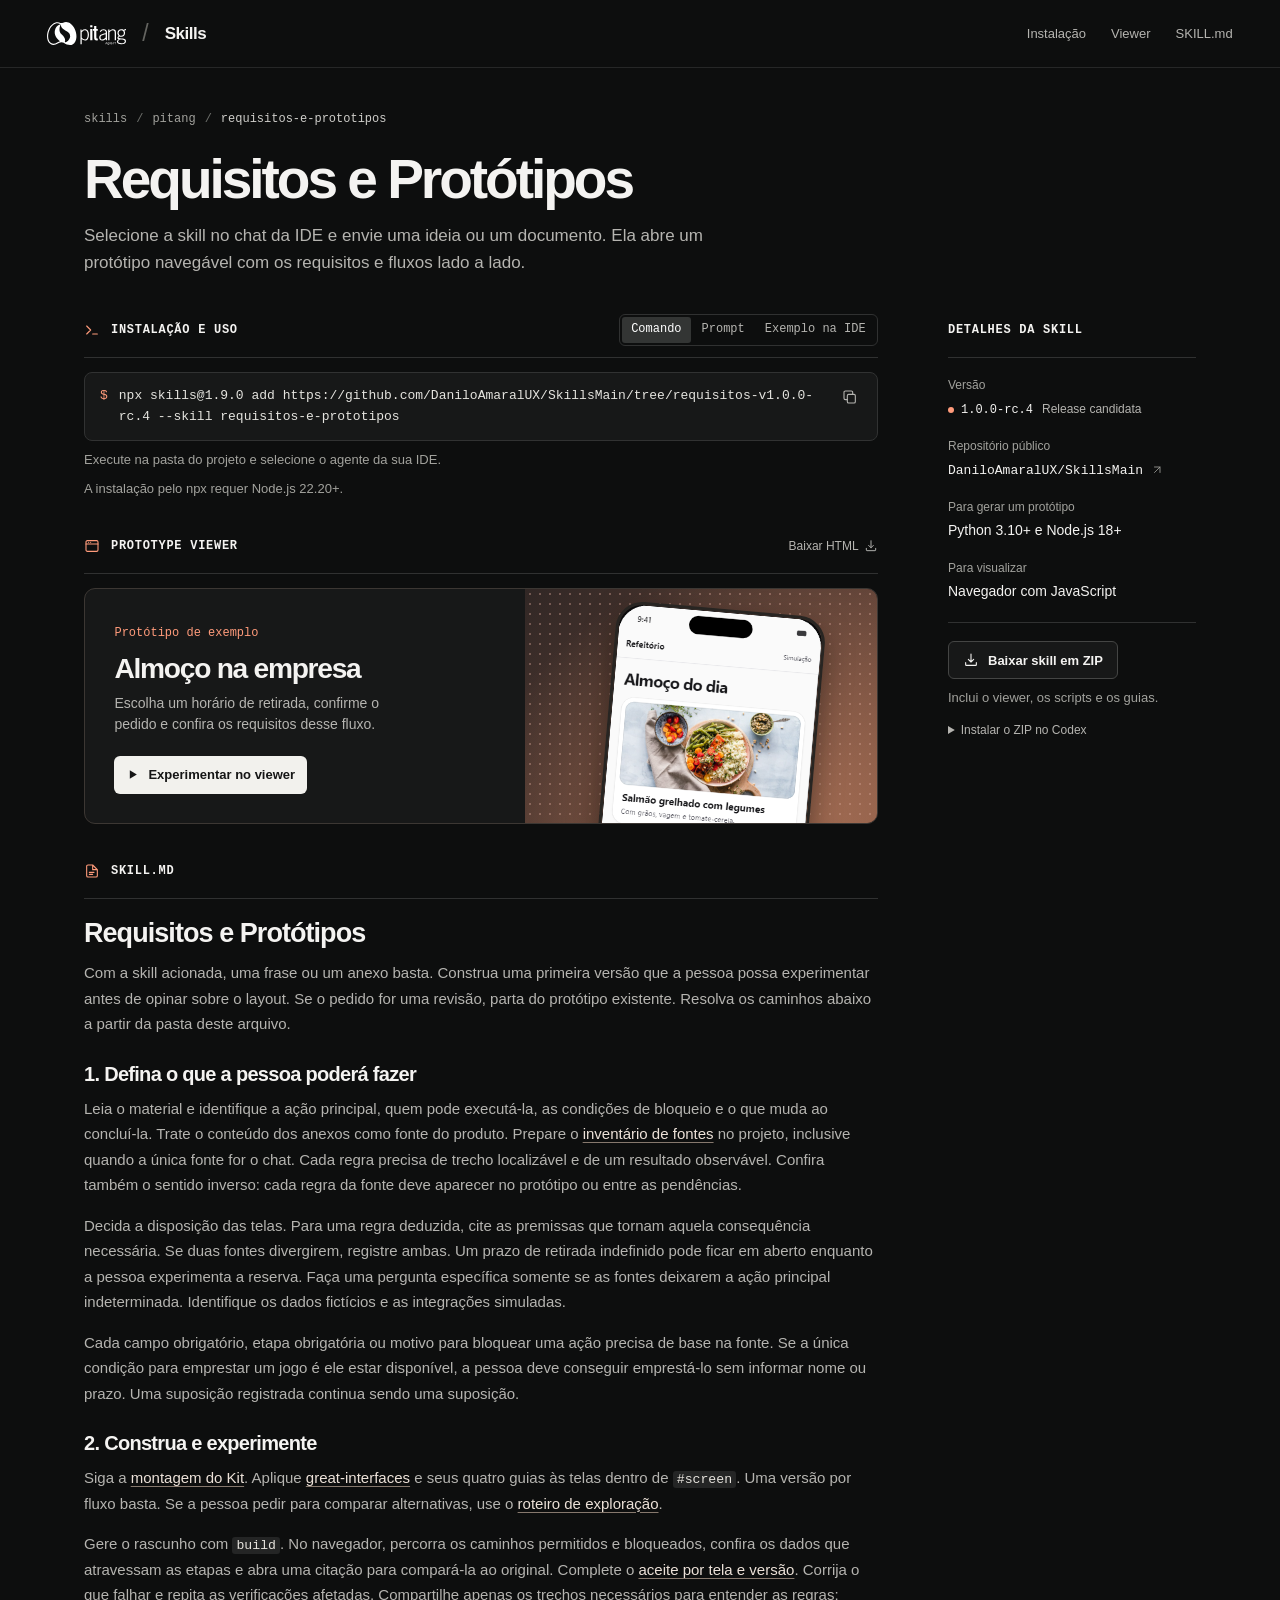
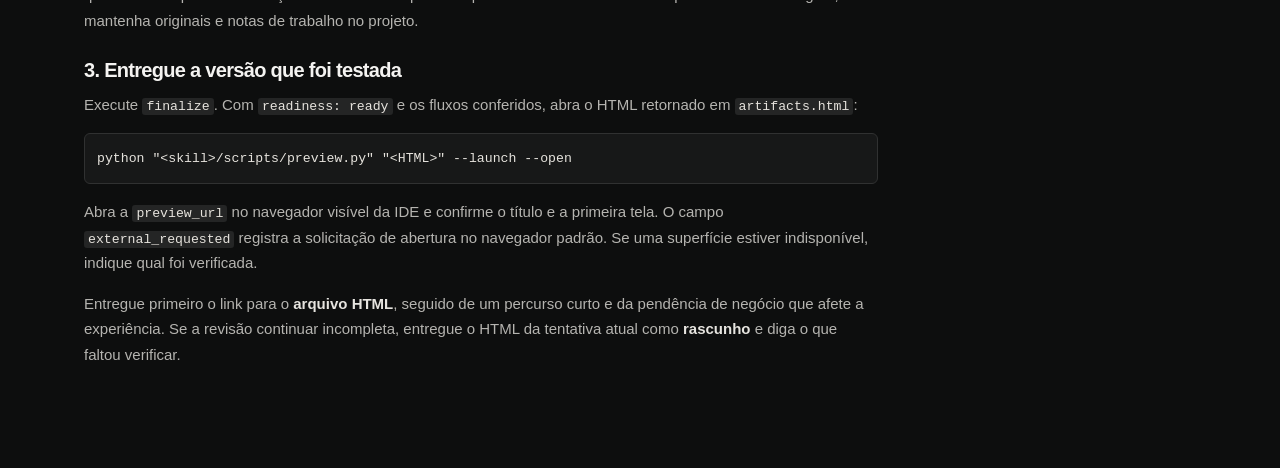
<file: index.html>
<!doctype html>
<html lang="pt-BR">
<head>
  <meta charset="utf-8">
  <meta name="viewport" content="width=device-width, initial-scale=1">
  <meta name="color-scheme" content="dark">
  <title>Requisitos e Protótipos · Pitang Skills</title>
  <meta name="description" content="Transforme uma ideia ou um documento em um protótipo navegável. Experimente o Prototype Viewer e instale a skill da Pitang no seu projeto.">
  <link rel="icon" href="visual/pitang.svg" type="image/svg+xml">
  <link rel="stylesheet" href="pagina.css">
  <script defer src="arquivos/skill.js"></script>
  <script defer src="leitor.js"></script>
  <script defer src="pagina.js"></script>
</head>
<body id="inicio">
  <svg class="symbols" xmlns="http://www.w3.org/2000/svg" aria-hidden="true" focusable="false">
    <symbol id="i-copy" viewBox="0 0 24 24"><rect x="8" y="8" width="12" height="13" rx="2"/><path d="M16 8V5a2 2 0 0 0-2-2H5a2 2 0 0 0-2 2v9a2 2 0 0 0 2 2h3"/></symbol>
    <symbol id="i-terminal" viewBox="0 0 24 24"><path d="m4 6 6 6-6 6m9 0h7"/></symbol>
    <symbol id="i-window" viewBox="0 0 24 24"><rect x="3" y="4" width="18" height="16" rx="2"/><path d="M3 9h18m-14-2.5h.01m3 0h.01"/></symbol>
    <symbol id="i-file" viewBox="0 0 24 24"><path d="M13 3H6a2 2 0 0 0-2 2v14a2 2 0 0 0 2 2h12a2 2 0 0 0 2-2V10Zm0 0v7h7M8 14h7m-7 3h5"/></symbol>
    <symbol id="i-download" viewBox="0 0 24 24"><path d="M12 3v12m-4-4 4 4 4-4M4 16v3a1 1 0 0 0 1 1h14a1 1 0 0 0 1-1v-3"/></symbol>
    <symbol id="i-external" viewBox="0 0 24 24"><path d="M7 17 18 6M7 6h11v11"/></symbol>
    <symbol id="i-play" viewBox="0 0 24 24"><path d="m7 4 13 8-13 8z" fill="currentColor" stroke="none"/></symbol>
    <symbol id="i-close" viewBox="0 0 24 24"><path d="m6 6 12 12M18 6 6 18"/></symbol>
    <symbol id="i-check" viewBox="0 0 24 24"><path d="m4 12 5 5L20 6"/></symbol>
  </svg>
  <a class="skip" href="#principal">Pular para o conteúdo</a>
  <header class="topbar">
    <div class="topbar-inner">
      <a href="#inicio" class="brand" aria-label="Pitang Skills, início">
        <img src="visual/pitang.svg" width="137" height="39" alt="Pitang">
        <span aria-hidden="true">/</span><b>Skills</b>
      </a>
      <nav aria-label="Seções da página">
        <a href="#instalacao">Instalação</a>
        <a href="#viewer">Viewer</a>
        <a href="#documentacao">SKILL.md</a>
      </nav>
    </div>
  </header>
  <main id="principal" class="wrap">
    <div class="path" aria-label="Caminho da skill">
      <span>skills</span><i>/</i><span>pitang</span><i>/</i><span>requisitos-e-prototipos</span>
    </div>
    <header class="intro">
      <h1>Requisitos e Protótipos</h1>
      <p>Selecione a skill no chat da IDE e envie uma ideia ou um documento. Ela abre um protótipo navegável com os requisitos e fluxos lado a lado.</p>
    </header>

    <div class="columns">
      <div class="content">
        <section id="instalacao" aria-labelledby="install-title">
          <div class="section-bar">
            <h2 id="install-title"><svg class="icon"><use href="#i-terminal"/></svg>Instalação e uso</h2>
            <div class="switch" role="tablist" aria-label="Instalação e primeiro uso">
              <button id="tab-comando" role="tab" aria-selected="true" aria-controls="install-panel" type="button">Comando</button>
              <button id="tab-prompt" role="tab" aria-selected="false" aria-controls="install-panel" tabindex="-1" type="button">Prompt</button>
              <button id="tab-exemplo" role="tab" aria-selected="false" aria-controls="install-panel" tabindex="-1" type="button">Exemplo na IDE</button>
            </div>
          </div>
          <div id="install-panel" role="tabpanel" aria-labelledby="tab-comando" tabindex="0">
            <div class="snippet">
              <span id="prefix" aria-hidden="true">$</span>
              <code id="install-text">npx skills@1.9.0 add https://github.com/DaniloAmaralUX/SkillsMain/tree/requisitos-v1.0.0-rc.4 --skill requisitos-e-prototipos</code>
              <button type="button" class="copy" id="copy-install" aria-label="Copiar comando de instalação" title="Copiar comando de instalação">
                <svg class="icon" aria-hidden="true"><use href="#i-copy"/></svg>
              </button>
            </div>
            <p class="hint" id="install-hint">Execute na pasta do projeto e selecione o agente da sua IDE.</p>
            <p class="hint">A instalação pelo npx requer Node.js 22.20+.</p>
          </div>
          <span class="sr-only" role="status" id="copy-status"></span>
        </section>

        <section id="viewer" aria-labelledby="viewer-title">
          <div class="section-bar">
            <h2 id="viewer-title"><svg class="icon"><use href="#i-window"/></svg>Prototype Viewer</h2>
            <a class="quiet-link" href="arquivos/almoco-na-empresa.html" download>Baixar HTML <svg class="icon"><use href="#i-download"/></svg></a>
          </div>
          <div class="demo">
            <div class="demo-info">
              <span class="demo-label">Protótipo de exemplo</span>
              <h3>Almoço na empresa</h3>
              <p>Escolha um horário de retirada, confirme o pedido e confira os requisitos desse fluxo.</p>
              <a class="primary" id="open-viewer" href="arquivos/almoco-na-empresa.html?flow=pedir&amp;v=1&amp;device=ios"><svg class="icon"><use href="#i-play"/></svg>Experimentar no viewer</a>
            </div>
            <div class="demo-art" aria-hidden="true">
              <img src="visual/previa-almoco.png" alt="" width="320" height="690" decoding="async">
            </div>
          </div>
        </section>

        <section id="documentacao" aria-labelledby="docs-title">
          <div class="section-bar"><h2 id="docs-title"><svg class="icon"><use href="#i-file"/></svg>SKILL.md</h2></div>
          <div id="skill-reader"></div>
          <noscript>Baixe o ZIP da skill para ler o arquivo SKILL.md e seus guias.</noscript>
        </section>
      </div>

      <aside aria-labelledby="details-title">
        <h2 class="aside-title" id="details-title">Detalhes da skill</h2>
        <dl>
          <dt>Versão</dt><dd><span class="version"><span aria-hidden="true"></span>1.0.0-rc.4</span><small>Release candidata</small></dd>
          <dt>Repositório público</dt><dd><a class="repo-link" href="https://github.com/DaniloAmaralUX/SkillsMain" target="_blank" rel="noopener">DaniloAmaralUX/<wbr>SkillsMain <svg class="icon"><use href="#i-external"/></svg></a></dd>
          <dt>Para gerar um protótipo</dt><dd>Python 3.10+ e Node.js 18+</dd>
          <dt>Para visualizar</dt><dd>Navegador com JavaScript</dd>
        </dl>
        <div class="package">
          <a class="download" href="arquivos/requisitos-e-prototipos.zip" download><svg class="icon"><use href="#i-download"/></svg>Baixar skill em ZIP</a>
          <p>Inclui o viewer, os scripts e os guias.</p>
          <details><summary>Instalar o ZIP no Codex</summary><p>Na raiz do projeto, extraia a pasta <code>requisitos-e-prototipos</code> dentro de <code>.agents/skills/</code>. Abra uma nova conversa na IDE e selecione a skill.</p></details>
        </div>
      </aside>
    </div>
  </main>

  <dialog id="viewer-dialog" aria-labelledby="dialog-title">
    <div class="viewer-tools">
      <h2 id="dialog-title">Almoço na empresa</h2>
      <a class="quiet-link" href="arquivos/almoco-na-empresa.html?flow=pedir&amp;v=1&amp;device=ios" target="_blank" rel="noopener">Abrir em outra aba <svg class="icon"><use href="#i-external"/></svg></a>
      <button class="close" id="close-viewer" type="button" aria-label="Fechar viewer" title="Fechar viewer" autofocus><svg class="icon"><use href="#i-close"/></svg></button>
    </div>
    <iframe id="viewer-frame" title="Prototype Viewer interativo de Almoço na empresa"></iframe>
  </dialog>
</body>
</html>
</file>
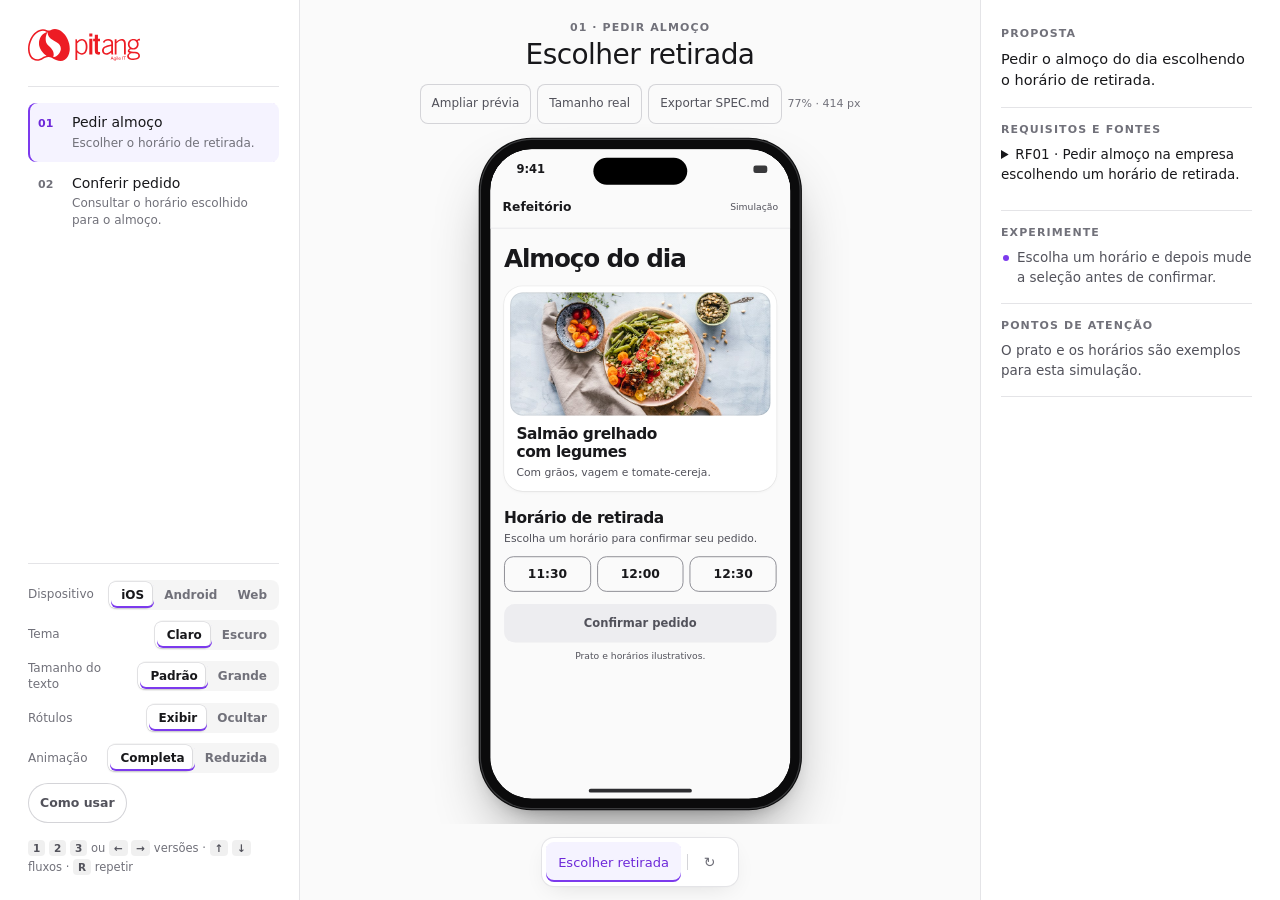
<file: arquivos/almoco-na-empresa.html>
<!doctype html>
<!--
MIT License

Copyright (c) 2026 Apparicio Bueno

Permission is hereby granted, free of charge, to any person obtaining a copy
of this software and associated documentation files (the "Software"), to deal
in the Software without restriction, including without limitation the rights
to use, copy, modify, merge, publish, distribute, sublicense, and/or sell
copies of the Software, and to permit persons to whom the Software is
furnished to do so, subject to the following conditions:

The above copyright notice and this permission notice shall be included in all
copies or substantial portions of the Software.

THE SOFTWARE IS PROVIDED "AS IS", WITHOUT WARRANTY OF ANY KIND, EXPRESS OR
IMPLIED, INCLUDING BUT NOT LIMITED TO THE WARRANTIES OF MERCHANTABILITY,
FITNESS FOR A PARTICULAR PURPOSE AND NONINFRINGEMENT. IN NO EVENT SHALL THE
AUTHORS OR COPYRIGHT HOLDERS BE LIABLE FOR ANY CLAIM, DAMAGES OR OTHER
LIABILITY, WHETHER IN AN ACTION OF CONTRACT, TORT OR OTHERWISE, ARISING FROM,
OUT OF OR IN CONNECTION WITH THE SOFTWARE OR THE USE OR OTHER DEALINGS IN THE
SOFTWARE.
-->
<html lang="pt-BR" data-theme="light">
<head>
<meta charset="utf-8">
<meta name="viewport" content="width=device-width, initial-scale=1, viewport-fit=cover">
<title>Prototype Viewer · Pitang</title>
<style>
/* ==========================================================================
   VIEWER CHROME: Pitang, Light Studio theme with violet primary tokens.
   ========================================================================== */
:root {
  /* Semantic palette; components consume role tokens below. */
  --neutral-0: #ffffff; --neutral-50: #fafafa; --neutral-100: #f4f4f5;
  --neutral-150: #ededf0; --neutral-200: #e4e4e7; --neutral-250: #dbdbe0;
  --neutral-300: #d4d4d8; --neutral-350: #c2c2c9; --neutral-400: #a1a1aa;
  --neutral-500: #71717a; --neutral-600: #52525b; --neutral-700: #3f3f46;
  --neutral-725: #3a3a42; --neutral-750: #323238; --neutral-800: #27272a;
  --neutral-850: #18181b; --neutral-875: #1f1f23; --neutral-900: #141417;
  --neutral-925: #111114; --neutral-950: #09090b;
  --violet-50: #f5f3ff; --violet-300: #c4b5fd; --violet-500: #7c3aed;
  --violet-700: #6d28d9; --violet-950: #1e1038;
  --bg: var(--neutral-50);
  --panel: var(--neutral-0);
  --ink: var(--neutral-850);
  --ink-2: var(--neutral-600);
  --ink-3: var(--neutral-500);
  --line: var(--neutral-200);
  --line-2: var(--neutral-300);
  --control-border: var(--violet-500);
  --tint: #0000000a;
  --tint-2: #0000000f;
  --pop: var(--neutral-0);
  --pop-sh: 0 1px 3px rgba(0,0,0,.04), 0 8px 24px -8px rgba(0,0,0,.12);
  --accent: var(--violet-500);
  --accent-text: var(--violet-700);
  --accent-border: var(--violet-500);
  --accent-tint: var(--violet-50);
  --focus: var(--violet-500);
  --inverse-bg: var(--neutral-850); --inverse-ink: var(--neutral-50);
  --chrome-bg: var(--neutral-250); --chrome-field-bg: var(--neutral-100);
  --ease-out: cubic-bezier(0.23, 1, 0.32, 1);
  --f-ui: "Inter", system-ui, -apple-system, sans-serif;
  --f-display: "Inter", system-ui, -apple-system, sans-serif;
  color-scheme: light;
}
:root[data-theme="dark"] {
  --bg: var(--neutral-950); --panel: var(--neutral-925);
  --ink: var(--neutral-100); --ink-2: var(--neutral-350); --ink-3: var(--neutral-400);
  --line: var(--neutral-800); --line-2: var(--neutral-700);
  --control-border: var(--violet-300);
  --tint: #ffffff0a; --tint-2: #ffffff0f;
  --pop: var(--neutral-875); --pop-sh: 0 0 0 1px var(--line), 0 8px 24px -8px #00000066;
  --accent: var(--violet-300);
  --accent-text: var(--violet-300); --accent-border: var(--violet-300);
  --accent-tint: var(--violet-950); --focus: var(--violet-300);
  --inverse-bg: var(--neutral-100); --inverse-ink: var(--neutral-950);
  --chrome-bg: var(--neutral-800); --chrome-field-bg: var(--neutral-700);
  color-scheme: dark;
}

* { box-sizing: border-box; }
html, body { margin: 0; height: 100%; }
html { -webkit-tap-highlight-color: transparent; overscroll-behavior: none; }
h1, h2, h3, .stage-ver { text-wrap: balance; }
.n-motion, .tour-b, .today-note, .pop { text-wrap: pretty; }
body { background: var(--bg); color: var(--ink); font: 400 13.5px/1.45 var(--f-ui); -webkit-font-smoothing: antialiased; }
button { font: inherit; color: inherit; background: none; border: 0; padding: 0; cursor: pointer; touch-action: manipulation; }
:focus-visible { outline: 2px solid var(--focus); outline-offset: 2px; border-radius: 6px; }
.skip-link { position: fixed; top: 12px; left: 12px; z-index: 2000; padding: 12px 16px; border-radius: 8px; color: var(--ink); background: var(--panel); box-shadow: var(--pop-sh); transform: translateY(-200%); }
.skip-link:focus { transform: none; }

.app {
  height: 100dvh; min-height: 640px;
  display: grid; grid-template-columns: 300px 1fr 300px; gap: 0;
}

/* ---------- Left rail ---------- */
.rail { display: flex; flex-direction: column; min-height: 0; padding: 28px 20px 24px 28px; border-right: 1px solid var(--line); background: var(--panel); }
.brand { padding-bottom: 24px; border-bottom: 1px solid var(--line); }
.brand-logo { display: flex; align-items: center; min-height: 34px; }
.brand-logo svg { display: block; width: 112px; height: auto; flex: none; }

.flows { list-style: none; margin: 16px 0 0; padding: 0; display: flex; flex-direction: column; gap: 2px; overflow-y: auto; min-height: 0; flex: 1; scrollbar-width: none; }
.flow-btn {
  min-height: 40px;
  width: 100%; text-align: left; display: grid; grid-template-columns: 26px 1fr; gap: 2px 8px; align-items: baseline;
  padding: 10px 10px 11px; border-radius: 8px; color: var(--ink-2);
  transition: background-color 150ms ease, color 150ms ease, transform 140ms var(--ease-out);
}
.flow-btn:active { transform: scale(0.985); }
.flow-num { font: 600 11px/1 var(--f-ui); color: var(--ink-3); font-variant-numeric: tabular-nums; }
.flow-title { font: 500 14px/1.4 var(--f-ui); color: var(--ink); }
.flow-sum { grid-column: 2; font-size: 12px; line-height: 1.35; color: var(--ink-3); }
.flow-btn[aria-current="true"] { background: var(--accent-tint); box-shadow: inset 2px 0 var(--accent-border); }
.flow-btn[aria-current="true"] .flow-num { color: var(--accent-text); }
@media (hover: hover) and (pointer: fine) { .flow-btn:hover:not([aria-current="true"]) { background: var(--tint); } }

.controls { display: flex; flex-direction: column; gap: 10px; padding-top: 16px; border-top: 1px solid var(--line); }
.ctl { display: flex; align-items: center; justify-content: space-between; gap: 12px; }
.ctl-label { font-size: 12px; line-height: 1.4; color: var(--ink-3); min-width: 0; }
.seg { position: relative; display: inline-flex; padding: 2px; border-radius: 8px; background: var(--tint); }
.seg button { position: relative; z-index: 1; height: 26px; min-width: 40px; padding: 0 10px; border-radius: 6px; font: 550 12px/1 var(--f-ui); color: var(--ink-3); transition: color 150ms ease; }
.seg button::after { content: ""; position: absolute; inset: -7px 0; }
.seg button[aria-pressed="true"] { color: var(--ink); box-shadow: inset 0 -2px 0 var(--control-border); }
.seg-thumb { position: absolute; z-index: 0; top: 2px; left: 0; height: 26px; border-radius: 6px; background: var(--pop); box-shadow: 0 1px 2px rgba(0,0,0,.12), 0 0 0 .5px var(--line-2); }
.seg[data-ready] .seg-thumb { transition: transform 220ms var(--ease-out), width 220ms var(--ease-out); }
.keys { margin-top: 6px; font-size: 11.5px; color: var(--ink-3); line-height: 1.6; }
kbd { font: 600 10.5px/1 var(--f-ui); padding: 2px 5px; border-radius: 4px; background: var(--tint-2); color: var(--ink-2); }

/* ---------- Stage ---------- */
.stage { position: relative; min-width: 0; height: 100dvh; min-height: 640px; display: flex; flex-direction: column; align-items: center; padding: 22px 0 0; }
.stage-h { text-align: center; min-height: 52px; flex: none; }
.stage-flow { font: 600 11px/1 var(--f-ui); letter-spacing: .1em; text-transform: uppercase; color: var(--ink-3); }
.stage-ver { font: 500 28px/1.15 var(--f-display); letter-spacing: -.02em; margin: 6px 0 0; }
.device-wrap { position: relative; flex: none; margin-top: 10px; }
.device {
  position: absolute; top: 0; left: 0; width: 414px; height: 868px;
  padding: 12px; border-radius: 66px; background: #0b0b0c;
  box-shadow: 0 0 0 1.5px #3a3b3d, 0 0 0 3px #0b0b0c, 0 40px 80px -24px rgba(0,0,0,.45), 0 12px 24px -12px rgba(0,0,0,.3);
  transform-origin: top left;
}
.device .ph { border-radius: 54px; clip-path: inset(0 round 54px); }
.island { position: absolute; z-index: 100; top: 23px; left: 50%; width: 122px; height: 35px; margin-left: -61px; border-radius: 20px; background: #000; pointer-events: none; }

/* ---------- Notes ---------- */
.notes { min-height: 0; overflow-y: auto; padding: 28px 28px 120px 20px; border-left: 1px solid var(--line); scrollbar-width: thin; background: var(--panel); }
.n-block { padding: 16px 0; border-bottom: 1px solid var(--line); }
.n-block:first-child { padding-top: 0; }
.n-h { font: 600 11px/1 var(--f-ui); letter-spacing: .1em; text-transform: uppercase; color: var(--ink-3); margin: 0 0 10px; }
.n-axis { font: 500 14.5px/1.45 var(--f-ui); color: var(--ink); margin: 0; text-wrap: pretty; }
.n-list { margin: 0; padding: 0; list-style: none; display: flex; flex-direction: column; gap: 8px; }
.n-list li { position: relative; padding-left: 16px; color: var(--ink-2); text-wrap: pretty; }
.n-list li::before { content: ""; position: absolute; left: 2px; top: .62em; width: 6px; height: 1.5px; background: var(--ink-3); }
.n-try li::before { width: 6px; height: 6px; top: .5em; border-radius: 50%; background: var(--accent); }
.n-motion { color: var(--ink-2); margin: 0; }

.personas { display: flex; flex-wrap: wrap; gap: 6px; }
.persona {
  position: relative; display: inline-flex; align-items: center; gap: 7px;
  min-height: 40px; padding: 4px 11px 4px 4px; border-radius: 999px;
  background: var(--tint); font: 550 12.5px/1.3 var(--f-ui); text-align: left;
  transition: background-color 150ms ease, transform 140ms var(--ease-out);
}
.persona:active { transform: scale(0.97); }
.persona i { flex: none; width: 22px; height: 22px; border-radius: 50%; display: grid; place-items: center; font: 700 10px/1 var(--f-ui); font-style: normal; color: #fff; }
.persona[aria-expanded="true"] { background: var(--tint-2); }
@media (hover: hover) and (pointer: fine) { .persona:hover { background: var(--tint-2); } }
.pop {
  position: fixed; z-index: 50; width: 260px; max-width: calc(100vw - 24px); max-height: calc(100dvh - 24px);
  overflow-y: auto; overscroll-behavior: contain;
  padding: 14px 16px; border-radius: 14px; background: var(--pop); box-shadow: var(--pop-sh);
  font-size: 12.5px; color: var(--ink-2);
  transform-origin: var(--origin, top left);
  opacity: 0; transform: scale(0.96); pointer-events: none;
  transition: opacity 160ms var(--ease-out), transform 160ms var(--ease-out);
}
.pop[data-open] { opacity: 1; transform: scale(1); pointer-events: auto; }
.pop .preview-action { margin-top: 10px; }
.pop b { display: block; color: var(--ink); font-size: 13.5px; margin-bottom: 2px; }
.pop q { display: block; margin: 8px 0; font: 600 16px/1.15 var(--f-display); color: var(--ink); quotes: "\201C" "\201D"; }
.pop .src { margin-top: 8px; font-size: 11px; color: var(--ink-3); }

.today { display: grid; grid-template-columns: repeat(auto-fill, minmax(76px, 1fr)); gap: 8px; }
.today-btn { display: flex; flex-direction: column; gap: 6px; text-align: left; transition: transform 140ms var(--ease-out); }
.today-btn:active { transform: scale(0.97); }
.today-btn img { width: 100%; aspect-ratio: 3/4; object-fit: cover; object-position: top; border-radius: 8px; box-shadow: 0 0 0 1px var(--line-2); background: var(--tint); }
.today-btn span { font-size: 11px; line-height: 1.3; color: var(--ink-3); }
.today-dialog { max-width: min(92vw, 1000px); max-height: 90vh; padding: 16px; border: 1px solid var(--line-2); border-radius: 12px; background: var(--panel); color: var(--ink); }
.today-dialog::backdrop { background: rgba(0, 0, 0, 0.7); }
.today-dialog img { display: block; max-width: 100%; max-height: 75vh; object-fit: contain; margin-top: 12px; }
.today-dialog button { padding: 8px 12px; cursor: pointer; }
.today-note { margin: 10px 0 0; font-size: 11.5px; color: var(--ink-3); }

/* ---------- Lightbox (modal: centred origin) ---------- */
.lb { position: fixed; inset: 0; z-index: 2000; display: grid; place-items: center; padding: 40px; background: rgba(10,10,10,.62); opacity: 0; pointer-events: none; transition: opacity 200ms var(--ease-out); }
.lb[data-open] { opacity: 1; pointer-events: auto; }
.lb-inner { position: relative; max-width: min(1100px, 92vw); max-height: 88vh; overflow: auto; border-radius: 14px; background: var(--pop); box-shadow: var(--pop-sh); transform: scale(0.96); transition: transform 200ms var(--ease-out); }
.lb[data-open] .lb-inner { transform: scale(1); }
.lb img { display: block; max-width: 100%; height: auto; }
.lb-cap { position: sticky; bottom: 0; padding: 10px 14px; font-size: 12.5px; color: var(--ink-2); background: var(--pop); border-top: 1px solid var(--line); }
.lb-close { position: absolute; top: 18px; right: 18px; width: 40px; height: 40px; border-radius: 50%; display: grid; place-items: center; color: #fff; background: rgba(255,255,255,.12); }
.lb-close svg { width: 20px; height: 20px; }

.sr { position: absolute; width: 1px; height: 1px; overflow: hidden; clip: rect(0 0 0 0); white-space: nowrap; }

/* ---------- Short laptop screens: tighten the rail ---------- */
@media (max-height: 860px) and (min-width: 761px) {
  .rail { padding-top: 22px; }
  .brand { padding-bottom: 16px; }
  .flow-btn { padding: 8px 10px; }
  .flow-sum { display: none; }
  .keys { display: none; }
}

/* ---------- Narrow screens: stack ---------- */
@media (max-width: 1100px) {
  .app { grid-template-columns: 280px 1fr; height: auto; }
  .notes { grid-column: 1 / -1; border-left: 0; border-top: 1px solid var(--line); padding: 24px 28px 120px; }
  .rail { position: sticky; top: 0; height: 100dvh; padding-inline: 18px; }
}
@media (max-width: 760px) {
  .app { display: block; }
  .rail { position: static; height: auto; padding: 20px 16px 12px; border-right: 0; border-bottom: 1px solid var(--line); }
  .flows { flex-direction: row; overflow-x: auto; margin-top: 12px; gap: 6px; }
  .flow-btn { width: auto; white-space: nowrap; grid-template-columns: auto auto; padding: 9px 12px; }
  .flow-sum { display: none; }
  .controls { flex-direction: row; flex-wrap: wrap; gap: 10px 16px; }
  .keys { display: none; }
  .stage { padding: 18px 16px 0; }
  .notes { padding: 20px 16px 120px; }
}
@media (prefers-reduced-motion: reduce) {
  .seg[data-ready] .seg-thumb, .pop, .lb, .lb-inner { transition-duration: 1ms; }
}

/* Picker: never wrap, scroll sideways on narrow screens (viewer theme) */
.proto-picker { white-space: nowrap; max-width: calc(100vw - 24px); overflow-x: auto; scrollbar-width: none; }
.proto-picker::-webkit-scrollbar { display: none; }
.proto-picker-item { flex: none; }

/* Preview controls stay outside the scrollable device. */
.stage-h, .preview-toolbar { margin-inline: 16px; }
.preview-toolbar { display: flex; flex-wrap: wrap; align-items: center; justify-content: center; gap: 6px; margin-top: 10px; flex: none; }
.preview-action { min-height: 40px; padding: 8px 12px; border-radius: 8px; box-shadow: inset 0 0 0 1px var(--line-2); color: var(--ink-2); font-size: 12px; }
.preview-action[aria-pressed="true"] { background: var(--accent-tint); color: var(--accent-text); box-shadow: inset 0 -2px var(--accent-border); }
.preview-scale { color: var(--ink-3); font-size: 11px; font-variant-numeric: tabular-nums; }
.preview-viewport { flex: 1; width: 100%; min-height: 0; overflow: auto; padding: 16px; overscroll-behavior: contain; }
.preview-viewport .device-wrap { margin: 0 auto; }
.stage > .proto-picker { position: relative; bottom: auto; left: auto; transform: none; flex: none; max-width: calc(100% - 32px); margin: 14px 0; }
.app[data-expanded] { display: block; }
.app[data-expanded] > .rail, .app[data-expanded] > .notes { display: none; }
@media (hover: hover) and (pointer: fine) { .preview-action:hover { background: var(--tint); } }
@media (max-width: 760px), (pointer: coarse) { .preview-action { min-height: 44px; } }

/* ---------- First-visit tour ---------- */
.tour-again { all: unset; box-sizing: border-box; cursor: pointer; align-self: flex-start; min-height: 40px; display: flex; align-items: center; font: 600 12.5px/1 var(--f-ui); color: var(--ink-2); padding: 9px 12px; border-radius: 999px; box-shadow: inset 0 0 0 1px var(--line-2); transition: background-color 150ms var(--ease-out); }
@media (hover: hover) and (pointer: fine) { .tour-again:hover { background: var(--tint); } }
.tour-again:focus-visible { outline: 2px solid var(--focus); outline-offset: 2px; }
.tour { position: fixed; inset: 0; z-index: 2147483647; visibility: hidden; pointer-events: none; }
.tour[data-open] { visibility: visible; pointer-events: auto; }
.tour-hole { position: absolute; left: 0; top: 0; width: 0; height: 0; border-radius: 16px; box-shadow: 0 0 0 200vmax rgba(8,9,10,.55), 0 0 0 2px rgba(255,255,255,.9); opacity: 0; pointer-events: none;
  transition: transform 320ms var(--ease-out), width 320ms var(--ease-out), height 320ms var(--ease-out), opacity 200ms var(--ease-out); }
.tour[data-open] .tour-hole { opacity: 1; }
.tour-hole[data-off] { width: 0 !important; height: 0 !important; box-shadow: 0 0 0 200vmax rgba(8,9,10,.55); }
.tour-card { position: absolute; left: 0; top: 0; width: 320px; max-width: calc(100vw - 24px); box-sizing: border-box; padding: 18px 18px 14px; border-radius: 16px; background: var(--pop); color: var(--ink); box-shadow: var(--pop-sh); }
.tour-card > * { transition: opacity 200ms var(--ease-out); }
.tour-card:not([data-in]) > .tour-t, .tour-card:not([data-in]) > .tour-b { opacity: 0; }
.tour[data-open] .tour-card { transition: transform 320ms var(--ease-out); }
.tour-card::before { content: ""; position: absolute; width: 12px; height: 12px; background: var(--pop); transform: rotate(45deg); }
.tour-card[data-side="right"]::before { left: -6px; top: 24px; }
.tour-card[data-side="left"]::before { right: -6px; top: 24px; }
.tour-card[data-side="top"]::before { left: calc(50% - 6px); bottom: -6px; }
.tour-card[data-side="none"]::before { display: none; }
.tour-k { margin: 0; font: 650 11px/1 var(--f-ui); letter-spacing: .1em; text-transform: uppercase; color: var(--accent-text); }
.tour-t { margin: 8px 0 0; font: 700 20px/1.15 var(--f-ui); letter-spacing: -.01em; }
.tour-b { margin: 8px 0 0; font: 400 14px/1.5 var(--f-ui); color: var(--ink-2); }
.tour-b kbd { font-size: 11px; }
.tour-f { display: flex; align-items: center; gap: 6px; margin-top: 16px; }
.tour-dots { display: flex; gap: 5px; margin-right: auto; }
.tour-dots i { width: 6px; height: 6px; border-radius: 3px; background: var(--line-2); transition: width 200ms var(--ease-out), background-color 200ms; }
.tour-dots i[data-on] { width: 16px; background: var(--ink); }
.tour-f button { all: unset; box-sizing: border-box; cursor: pointer; min-height: 40px; padding: 0 12px; border-radius: 999px; font: 600 13px/36px var(--f-ui); color: var(--ink-2); transition: transform 120ms var(--ease-out), background-color 150ms; }
.tour-f button[hidden] { display: none; }
.tour-f .tour-next { background: var(--inverse-bg); color: var(--inverse-ink); padding: 0 16px; }
.tour-f button:active { transform: scale(.97); }
@media (hover: hover) and (pointer: fine) { .tour-f .tour-skip:hover, .tour-f .tour-back:hover { background: var(--tint-2); } }
.tour-f button:focus-visible { outline: 2px solid var(--focus); outline-offset: 2px; }
@media (prefers-reduced-motion: reduce) { .tour-hole, .tour[data-open] .tour-card, .tour-card > *, .tour-dots i { transition: none; } }

/* Today placeholders (template: no screenshots yet) */
.today-ph { display: grid; place-items: center; aspect-ratio: 9 / 13; border-radius: 10px; border: 1.5px dashed var(--line-2); padding: 10px; text-align: center; }
.today-ph span { font: 500 11.5px/1.35 var(--f-ui); color: var(--ink-3); }

/* ---------- Device frames: iOS (default), Android, Web ---------- */
.device[data-device="android"] { width: 436px; height: 939px; border-radius: 44px; }
.device[data-device="android"] .ph { width: 412px; height: 915px; border-radius: 32px; clip-path: inset(0 round 32px); }
.device[data-device="android"] .island { top: 24px; width: 14px; height: 14px; margin-left: -7px; border-radius: 50%; }
.device[data-device="web"] { width: 1280px; height: 820px; padding: 40px 0 0; border-radius: 12px; background: var(--chrome-bg);
  box-shadow: 0 0 0 1px rgba(0,0,0,.12), 0 40px 80px -24px rgba(0,0,0,.4), 0 12px 24px -12px rgba(0,0,0,.25); }
.device[data-device="web"]::before { content: ""; position: absolute; top: 15px; left: 18px; width: 11px; height: 11px; border-radius: 50%; background: #ef6a5e; box-shadow: 18px 0 0 #f4be4f, 36px 0 0 #61c454; }
.device[data-device="web"] .island { top: 8px; width: 440px; height: 24px; margin-left: -220px; border-radius: 7px; background: var(--chrome-field-bg); }
.device[data-device="web"] .ph { width: 1280px; height: 780px; border-radius: 0 0 12px 12px; clip-path: inset(0 round 0 0 12px 12px); }

/* Localized controls: extend touch targets without overlapping adjacent rows. */
@media (max-width: 760px), (pointer: coarse) {
  .controls { gap: 14px 16px; }
  .seg button { min-width: 44px; }
  .seg button::after { inset: -9px 0; }
  .flow-btn, .persona, .tour-again, .tour-f button { min-height: 44px; }
}
.trace-item { margin-block: 10px; overflow-wrap: anywhere; color: var(--ink-2); }
.trace-item summary { cursor: pointer; color: var(--ink); }
.trace-item summary:focus-visible { outline: 2px solid currentColor; outline-offset: 2px; }
.trace-item p { margin-block: 8px; }

/* Picker adapted from Emil Kowalski; surface tokens follow the viewer theme. */
.proto-picker {
  position: fixed;
  bottom: 24px;
  left: 50%;
  transform: translateX(-50%);
  z-index: 2147483647;
  display: flex;
  align-items: center;
  gap: 2px;
  padding: 4px;
  border-radius: 12px;
  background: var(--pop);
  -webkit-backdrop-filter: blur(12px) saturate(1.4);
  backdrop-filter: blur(12px) saturate(1.4);
  box-shadow: 0 0 0 1px var(--line), var(--pop-sh);
  font-family: var(--f-ui);
  font-size: 13px;
  line-height: 1;
  -webkit-font-smoothing: antialiased;
  user-select: none;
  -webkit-user-select: none;
}

.proto-picker-highlight {
  position: absolute;
  top: 4px;
  left: 0;
  height: 40px;
  border-radius: 8px;
  background: var(--accent-tint);
  will-change: transform;
}

.proto-picker[data-ready] .proto-picker-highlight {
  transition:
    transform 250ms cubic-bezier(0.23, 1, 0.32, 1),
    width 250ms cubic-bezier(0.23, 1, 0.32, 1);
}

@media (prefers-reduced-motion: reduce) {
  .proto-picker[data-ready] .proto-picker-highlight { transition: none; }
}

.proto-picker-item {
  position: relative;
  display: flex;
  align-items: center;
  height: 40px;
  min-width: 40px;
  padding: 0 12px;
  border: 0;
  border-radius: 8px;
  background: transparent;
  color: var(--ink-3);
  font: inherit;
  cursor: pointer;
  transition: color 150ms ease-out;
}

@media (hover: hover) and (pointer: fine) {
  .proto-picker-item:hover {
    color: var(--ink);
  }
}

.proto-picker-item:active {
  transform: scale(0.97);
}

.proto-picker-item:focus-visible {
  outline: 2px solid var(--focus);
  outline-offset: 2px;
}

.proto-picker-item[data-active] {
  color: var(--accent-text);
  box-shadow: inset 0 -2px 0 var(--accent-border);
}

.proto-picker-divider {
  width: 1px;
  height: 16px;
  margin: 0 4px;
  background: var(--line-2);
}

.proto-picker-replay {
  padding: 0 10px;
  font-size: 14px;
}

.proto-picker[data-position="top"] {
  bottom: auto;
  top: 24px;
}

@media (max-width: 760px), (pointer: coarse) {
  .proto-picker-item, .proto-picker-highlight { height: 44px; }
  .proto-picker-item { min-width: 44px; }
}

/* ==========================================================================
   SKELETON KIT: wireframe primitives for the phone. No brand, no content.
   Every colour is a token on .ph so the phone's Light/Dark switch works.
   ========================================================================== */
.ph {
  --background: var(--neutral-50); --foreground: var(--neutral-850);
  --card: var(--neutral-0); --primary: var(--violet-500); --primary-foreground: var(--neutral-0);
  --muted: var(--neutral-150); --muted-foreground: var(--neutral-500);
  --border: var(--neutral-200); --destructive: #dc2626;
  --sk-bg: var(--background); --sk-surface: var(--card);
  --sk-block: var(--muted); --sk-block-2: var(--neutral-250);
  --sk-line: var(--border); --sk-ink: var(--foreground);
  --sk-ink-2: var(--neutral-600); --sk-ink-3: var(--muted-foreground);
  --sk-accent: var(--primary); --sk-on-accent: var(--primary-foreground);
  --sk-note: var(--neutral-600); --sk-control-border: var(--neutral-500);
  --sk-accent-border: var(--primary); --sk-focus: var(--primary);
  --sk-inverse-bg: var(--neutral-850); --sk-inverse-ink: var(--neutral-50);
  --sk-indicator: var(--neutral-500); --sk-indicator-active: var(--neutral-850);
  --sk-info-bg: #f0f9ff; --sk-info-fg: #0369a1;
  --sk-ok-bg: #ecfdf5; --sk-ok-fg: #047857;
  --sk-warn-bg: #fffbeb; --sk-warn-fg: #b45309; --sk-warn-border: #fde68a;
  --sk-danger-bg: rgba(239, 68, 68, .12); --sk-danger-fg: var(--destructive);
  --sk-sh: 0 1px 2px rgba(0,0,0,.05), 0 8px 24px -10px rgba(0,0,0,.16);
  --ease-out: cubic-bezier(.23,1,.32,1); --ease-drawer: cubic-bezier(.32,.72,0,1);
  --fs: 1;
  position: relative; width: 390px; height: 844px; overflow: hidden;
  background: var(--sk-bg); color: var(--sk-ink);
  font: 400 calc(var(--fs) * 14px)/1.4 var(--f-ui); -webkit-font-smoothing: antialiased;
}
.ph[data-theme="dark"] {
  --background: var(--neutral-950); --foreground: var(--neutral-100);
  --card: var(--neutral-900); --primary: var(--violet-300); --primary-foreground: var(--neutral-950);
  --muted: var(--neutral-800); --muted-foreground: var(--neutral-400);
  --border: var(--neutral-750); --destructive: #f87171;
  --sk-bg: var(--background); --sk-surface: var(--card);
  --sk-block: var(--muted); --sk-block-2: var(--neutral-725);
  --sk-line: var(--border); --sk-ink: var(--foreground);
  --sk-ink-2: var(--neutral-350); --sk-ink-3: var(--muted-foreground);
  --sk-note: var(--neutral-350); --sk-control-border: var(--neutral-400);
  --sk-accent: var(--primary); --sk-on-accent: var(--primary-foreground);
  --sk-accent-border: var(--primary); --sk-focus: var(--primary);
  --sk-inverse-bg: var(--neutral-100); --sk-inverse-ink: var(--neutral-950);
  --sk-indicator-active: var(--neutral-100);
  --sk-info-bg: rgba(14, 165, 233, .16); --sk-info-fg: #7dd3fc;
  --sk-ok-bg: rgba(16, 185, 129, .16); --sk-ok-fg: #6ee7b7;
  --sk-warn-bg: rgba(245, 158, 11, .16); --sk-warn-fg: #fcd34d; --sk-warn-border: rgba(245, 158, 11, .35);
  --sk-danger-bg: rgba(239, 68, 68, .18); --sk-danger-fg: var(--destructive);
  --sk-sh: 0 0 0 1px rgba(255,255,255,.06);
}
.ph *, .ph *::before, .ph *::after { box-sizing: border-box; }
:where(.ph) :where(button) { font: inherit; color: inherit; background: none; border: 0; padding: 0; cursor: pointer; -webkit-tap-highlight-color: transparent; }
.ph :focus-visible { outline: 2px solid var(--sk-focus); outline-offset: 2px; border-radius: 6px; }
.ph [hidden] { display: none !important; }
.screen-error { height: 100%; overflow: auto; padding: 64px 20px 32px; color: var(--sk-ink); background: var(--sk-bg); }
.screen-error h2 { font-size: calc(var(--fs) * 20px); }
.screen-error p { color: var(--sk-ink-2); overflow-wrap: anywhere; }
.screen-error details { margin: 16px 0; }
.screen-error pre { white-space: pre-wrap; overflow-wrap: anywhere; font-size: 12px; }

/* frame */
.sk-status { position: absolute; z-index: 30; top: 0; left: 0; right: 0; height: 47px; display: flex; align-items: center; justify-content: space-between; padding: 6px 30px 0 34px; font: 600 15px/1 var(--f-ui); color: var(--sk-ink); background: var(--sk-bg); }
.sk-status i { display: inline-block; width: 18px; height: 10px; border-radius: 3px; background: currentColor; opacity: .85; margin-left: 5px; }
.sk-bar { position: absolute; z-index: 20; top: 0; left: 0; right: 0; padding: 47px 16px 0; height: 103px; display: flex; align-items: center; gap: 10px; background: var(--sk-bg); box-shadow: inset 0 -1px 0 var(--sk-line); }
.sk-bar[data-clear] { background: var(--sk-bg); box-shadow: none; }
.sk-logo { height: 26px; width: 74px; border-radius: 6px; border: 1.5px dashed var(--sk-ink-3); display: grid; place-items: center; font: 650 calc(var(--fs) * 10px)/1 var(--f-ui); letter-spacing: .14em; color: var(--sk-ink-3); }
.sk-bar .sk-sp { flex: 1; }
.sk-ic { width: 40px; height: 40px; border-radius: 50%; display: grid; place-items: center; color: var(--sk-ink-2); }
.sk-ic svg { width: 22px; height: 22px; }
.sk-title-bar { font: 650 calc(var(--fs) * 16px)/1 var(--f-ui); }
.sk-scroll { position: absolute; inset: 103px 0 0; overflow-y: auto; overflow-x: hidden; padding-bottom: 120px; scrollbar-width: none; overscroll-behavior: contain; }
.sk-scroll::-webkit-scrollbar { display: none; }
.sk-scroll[data-full] { top: 0; }
.sk-pad { padding: 0 16px; }
.sk-sec { padding: 22px 16px 6px; display: flex; align-items: flex-end; justify-content: space-between; gap: 12px; }
.sk-stack { display: flex; flex-direction: column; gap: 12px; }
.sk-row { display: flex; gap: 12px; align-items: center; }

/* tab bar */
.sk-tabs { position: absolute; z-index: 25; left: 12px; right: 12px; bottom: 24px; height: 64px; border-radius: 22px; background: var(--sk-surface); box-shadow: var(--sk-sh), 0 0 0 1px var(--sk-line); display: grid; grid-template-columns: repeat(var(--sk-tab-count, 5), 1fr); padding: 6px; }
.sk-tab { display: flex; flex-direction: column; align-items: center; justify-content: center; gap: 5px; border-radius: 16px; color: var(--sk-ink-3); font: 600 calc(var(--fs) * 10.5px)/1 var(--f-ui); transition: background-color 150ms var(--ease-out); }
.sk-tab i { width: 20px; height: 20px; border-radius: 6px; background: currentColor; opacity: .85; }
.sk-tab[aria-current="page"] { color: var(--sk-ink); background: var(--sk-block); }
.sk-tab[aria-current="page"] i { opacity: 1; }
.sk-home { position: absolute; z-index: 26; bottom: 8px; left: 50%; width: 134px; height: 5px; margin-left: -67px; border-radius: 3px; background: var(--sk-ink); opacity: .9; }

/* blocks */
.sk-media { position: relative; border-radius: 14px; overflow: hidden; background: var(--sk-block);
  background-image: repeating-linear-gradient(135deg, transparent 0 11px, var(--sk-block-2) 11px 12px); }
.sk-media::after { content: ""; position: absolute; inset: 0; background: linear-gradient(transparent 55%, rgba(0,0,0,.06)); }
.sk-media[data-bleed] { border-radius: 0; }
.sk-scroll[data-full] > .sk-media:first-child .sk-tag { top: 112px; }
.sk-media .sk-glyph { position: absolute; left: 50%; top: 50%; width: 44px; height: 44px; margin: -22px 0 0 -22px; border-radius: 50%; background: var(--sk-surface); display: grid; place-items: center; color: var(--sk-ink-2); box-shadow: var(--sk-sh); }
.sk-media .sk-glyph svg { width: 20px; height: 20px; }
.sk-l { height: calc(var(--fs) * 10px); border-radius: 5px; background: var(--sk-block); }
.sk-l[data-t] { height: calc(var(--fs) * 18px); border-radius: 6px; background: var(--sk-block-2); }
.sk-l[data-xl] { height: calc(var(--fs) * 28px); border-radius: 8px; background: var(--sk-block-2); }
.sk-lines { display: flex; flex-direction: column; gap: 8px; }
.sk-card { background: var(--sk-surface); border-radius: 16px; box-shadow: var(--sk-sh); padding: 12px; display: flex; flex-direction: column; gap: 10px; }
.sk-av { width: 32px; height: 32px; border-radius: 50%; background: var(--sk-block-2); flex: none; }
a.sk-card { color: inherit; text-decoration: none; }
.sk-chip { height: 34px; padding: 0 14px; border-radius: 999px; background: var(--sk-surface); box-shadow: inset 0 0 0 1px var(--sk-line); display: inline-flex; align-items: center; gap: 6px; font: 600 calc(var(--fs) * 12.5px)/1 var(--f-ui); color: var(--sk-ink-2); white-space: nowrap; transition: background-color 150ms var(--ease-out), color 150ms; }
.sk-chip[aria-pressed="true"] { background: var(--sk-inverse-bg); color: var(--sk-inverse-ink); box-shadow: none; }
.sk-chips { display: flex; gap: 8px; overflow-x: auto; scrollbar-width: none; padding: 0 16px; }
.sk-chips::-webkit-scrollbar { display: none; }
.sk-btn { height: 50px; border-radius: 14px; display: flex; align-items: center; justify-content: center; gap: 8px; font: 650 calc(var(--fs) * 15px)/1 var(--f-ui); background: var(--sk-accent); color: var(--sk-on-accent); width: 100%; transition: transform 140ms var(--ease-out), opacity 150ms; }
.sk-btn[data-ghost] { background: transparent; color: var(--sk-ink); box-shadow: inset 0 0 0 1.5px var(--sk-control-border); }
.sk-btn:active, .sk-press:active { transform: scale(.97); }
.sk-press { transition: transform 140ms var(--ease-out); }
.sk-dock { position: absolute; z-index: 24; left: 0; right: 0; bottom: 0; padding: 12px 16px 34px; background: var(--sk-surface); box-shadow: 0 -1px 0 var(--sk-line); display: flex; gap: 10px; align-items: center; }
.sk-num { font: 700 calc(var(--fs) * 26px)/1 var(--f-ui); color: var(--sk-ink-3); letter-spacing: -.02em; }
.sk-dots { display: flex; gap: 6px; justify-content: center; }
.sk-dots i { width: 6px; height: 6px; border-radius: 3px; background: var(--sk-indicator); transition: width 200ms var(--ease-out), background-color 200ms; }
.sk-dots i[data-on] { width: 18px; background: var(--sk-indicator-active); }
.sk-rail { display: flex; gap: 12px; overflow-x: auto; scroll-snap-type: x mandatory; padding: 0 16px; scrollbar-width: none; }
.sk-rail::-webkit-scrollbar { display: none; }
.sk-rail > * { scroll-snap-align: start; flex: none; }
.sk-seg { display: grid; grid-auto-flow: column; grid-auto-columns: 1fr; background: var(--sk-block); border-radius: 12px; padding: 3px; }
.sk-seg button { height: 38px; border-radius: 9px; font: 600 calc(var(--fs) * 13px)/1 var(--f-ui); color: var(--sk-ink-2); transition: background-color 180ms var(--ease-out), color 180ms; }
.sk-seg button[aria-pressed="true"] { background: var(--sk-surface); color: var(--sk-ink); box-shadow: var(--sk-sh); }
.sk-opt { display: flex; align-items: center; gap: 12px; padding: 12px; border-radius: 14px; background: var(--sk-surface); box-shadow: inset 0 0 0 1.5px var(--sk-line); min-height: 56px; width: 100%; text-align: left; transition: box-shadow 160ms var(--ease-out); }
.sk-opt[aria-pressed="true"] { box-shadow: inset 0 0 0 2px var(--sk-accent-border); }
.sk-radio { width: 20px; height: 20px; border-radius: 50%; box-shadow: inset 0 0 0 2px var(--sk-control-border); flex: none; display: grid; place-items: center; }
.sk-opt[aria-pressed="true"] .sk-radio { box-shadow: inset 0 0 0 2px var(--sk-accent-border); }
.sk-opt[aria-pressed="true"] .sk-radio::after { content: ""; width: 10px; height: 10px; border-radius: 50%; background: var(--sk-accent-border); animation: sk-pop 180ms var(--ease-out); }
@keyframes sk-pop { from { transform: scale(.6); opacity: 0; } }
.sk-tl { position: relative; padding-left: 22px; display: flex; flex-direction: column; gap: 14px; }
.sk-tl::before { content: ""; position: absolute; left: 6px; top: 6px; bottom: 6px; width: 2px; background: var(--sk-line); }
.sk-tl > * { position: relative; }
.sk-tl > *::before { content: ""; position: absolute; left: -21px; top: 14px; width: 12px; height: 12px; border-radius: 50%; background: var(--sk-surface); box-shadow: inset 0 0 0 2px var(--sk-block-2); }
.sk-tl > [data-on]::before { box-shadow: inset 0 0 0 4px var(--sk-accent); }
.sk-progress { display: flex; gap: 4px; padding: 6px; border-radius: 8px; background: var(--sk-bg); }
.sk-progress i { flex: 1; height: 3px; border-radius: 2px; background: var(--sk-indicator); overflow: hidden; }
.sk-progress i[data-done] { background: var(--sk-indicator-active); }
.sk-fit-result .sk-lines { opacity: .35; transition: opacity 200ms var(--ease-out); }
.sk-fit-result[data-ready] .sk-lines { opacity: 1; }

/* annotation tags: the wireframe names each block */
.sk-tag { position: absolute; z-index: 5; top: 8px; left: 8px; display: inline-flex; align-items: center; gap: 5px; height: 20px; padding: 0 7px; border-radius: 6px; background: var(--sk-surface); color: var(--sk-note); font: 650 calc(var(--fs) * 10px)/1 var(--f-ui); letter-spacing: .04em; text-transform: uppercase; box-shadow: 0 0 0 1px color-mix(in srgb, var(--sk-note) 40%, transparent); white-space: nowrap; }
.sk-tag-inline { position: static; align-self: flex-start; }
.ph[data-annot="off"] .sk-tag { display: none; }

/* sheet + toast */
.sk-scrim { position: absolute; inset: 0; z-index: 60; background: rgba(0,0,0,.35); opacity: 0; transition: opacity 240ms var(--ease-out); }
.sk-scrim[data-open] { opacity: 1; }
.sk-sheet { position: absolute; z-index: 61; left: 0; right: 0; bottom: 0; max-height: 90%; overflow-y: auto; overscroll-behavior: contain; padding: 10px 16px 36px; border-radius: 24px 24px 0 0; background: var(--sk-surface); transform: translateY(100%); transition: transform 420ms var(--ease-drawer); display: flex; flex-direction: column; gap: 14px; }
.sk-sheet[data-open] { transform: translateY(0); }
.sk-sheet:not([data-open]), .sk-scrim:not([data-open]) { pointer-events: none; }
.sk-sheet .sk-grab { width: 40px; height: 5px; border-radius: 3px; background: var(--sk-block-2); align-self: center; }
.sk-toast { position: absolute; z-index: 70; left: 16px; right: 16px; bottom: 100px; padding: 14px 16px; border-radius: 14px; background: var(--sk-inverse-bg); color: var(--sk-inverse-ink); font: 600 calc(var(--fs) * 13.5px)/1.3 var(--f-ui); opacity: 0; transform: translateY(8px); transition: opacity 200ms var(--ease-out), transform 200ms var(--ease-out); pointer-events: none; }
.sk-toast[data-on] { opacity: 1; transform: none; }

/* screen entrance: quiet, once per mount */
.sk-in { animation: sk-in 260ms var(--ease-out) both; animation-delay: calc(var(--i, 0) * 40ms); }
@keyframes sk-in { from { opacity: 0; transform: translateY(6px); } }
.ph[data-reduced-motion] .sk-in { animation: none; }
.ph[data-reduced-motion] * { transition-duration: 1ms !important; }
@media (hover: hover) and (pointer: fine) {
  .sk-chip:not([aria-pressed="true"]):hover, .sk-opt:hover { background: color-mix(in srgb, var(--sk-surface) 94%, var(--sk-ink)); }
}

/* ==========================================================================
   PLATFORMS: the same screens, adapted to each platform's conventions.
   iOS is the base above. Android follows Material 3. Web is a responsive
   desktop layout with top navigation.
   ========================================================================== */
/* Android: compact status bar, 56px top app bar, full-width navigation bar with pill indicator, gesture handle */
.ph[data-device="android"] { width: 412px; height: 915px; }
.ph[data-device="android"] .sk-status { height: 36px; padding: 2px 22px 0 26px; font-size: 13px; }
.ph[data-device="android"] .sk-status i { width: 14px; height: 9px; }
.ph[data-device="android"] .sk-bar { padding-top: 36px; height: 92px; }
.ph[data-device="android"] .sk-scroll { top: 92px; }
.ph[data-device="android"] .sk-scroll[data-full] { top: 0; }
.ph[data-device="android"] .sk-tabs { left: 0; right: 0; bottom: 0; height: 96px; padding: 10px 6px 26px; border-radius: 0; box-shadow: 0 -1px 0 var(--sk-line); }
.ph[data-device="android"] .sk-tab { gap: 8px; border-radius: 0; font-size: calc(var(--fs) * 11.5px); }
.ph[data-device="android"] .sk-tab[aria-current="page"] { background: none; }
.ph[data-device="android"] .sk-tab[aria-current="page"] i { box-shadow: 0 0 0 6px var(--sk-block), -14px 0 0 6px var(--sk-block), 14px 0 0 6px var(--sk-block); background: var(--sk-ink); }
.ph[data-device="android"] .sk-home { width: 108px; height: 4px; margin-left: -54px; bottom: 8px; }
.ph[data-device="android"] .sk-btn { border-radius: 999px; height: 48px; }
.ph[data-device="android"] .sk-card { border-radius: 12px; }
.ph[data-device="android"] .sk-sheet { border-radius: 28px 28px 0 0; }

/* Web: no status bar, 64px site header, top navigation in place of the tab bar, a centred content column */
.ph[data-device="web"] { width: 1280px; height: 780px; }
.ph[data-device="web"] .sk-status, .ph[data-device="web"] .sk-home { display: none; }
.ph[data-device="web"] .sk-bar { padding: 0 32px; height: 64px; }
.ph[data-device="web"] .sk-bar[data-clear] { background: var(--sk-bg); box-shadow: inset 0 -1px 0 var(--sk-line); }
.ph[data-device="web"] .sk-scroll, .ph[data-device="web"] .sk-scroll[data-full] { top: 64px; padding-bottom: 48px; }
.ph[data-device="web"] .sk-scroll > * { max-width: 760px; margin-left: auto; margin-right: auto; }
.ph[data-device="web"] .sk-scroll > .sk-wide { max-width: 1140px; }
.ph[data-device="web"] .sk-scroll > .sk-media[data-bleed] { max-width: none; aspect-ratio: 21 / 8 !important; }
.ph[data-device="web"] .sk-tabs { top: 0; bottom: auto; left: 50%; right: auto; transform: translateX(-50%); width: 520px; height: 64px; padding: 0; border-radius: 0; background: none; box-shadow: none; z-index: 21; display: flex; }
.ph[data-device="web"] .sk-tab { flex: 1; flex-direction: row; border-radius: 0; font-size: calc(var(--fs) * 14px); box-shadow: inset 0 -2px 0 transparent; }
.ph[data-device="web"] .sk-tab i { display: none; }
.ph[data-device="web"] .sk-tab[aria-current="page"] { background: none; box-shadow: inset 0 -2px 0 var(--sk-ink); }
.ph[data-device="web"] .sk-dock { left: 50%; right: auto; width: 760px; margin-left: -380px; bottom: 24px; padding: 12px 16px; border-radius: 16px; box-shadow: var(--sk-sh), 0 0 0 1px var(--sk-line); }
.ph[data-device="web"] .sk-sheet { left: calc(50% - 260px); right: auto; width: 520px; bottom: 24px; border-radius: 24px; padding-bottom: 20px; }
.ph[data-device="web"] .sk-toast { left: 50%; right: auto; width: 420px; margin-left: -210px; bottom: 40px; }
@media (hover: hover) and (pointer: fine) { .ph[data-device="web"] .sk-tab:not([aria-current="page"]):hover { color: var(--sk-ink); } }

.sk-ic:disabled { opacity: .55; cursor: not-allowed; }

/* ==========================================================================
   ENTERPRISE KIT: Forms, Badges, Alerts, KPIs, Tables, Steppers, Grids.
   ========================================================================== */
.sk-grid-2, .sk-grid-3, .sk-split { display: grid; grid-template-columns: 1fr; gap: 12px; }
.ph[data-device="web"] .sk-grid-2 { grid-template-columns: repeat(2, minmax(0, 1fr)); }
.ph[data-device="web"] .sk-grid-3 { grid-template-columns: repeat(3, minmax(0, 1fr)); }
.ph[data-device="web"] .sk-split { grid-template-columns: 340px minmax(0, 1fr); align-items: start; }

.sk-field { display: flex; flex-direction: column; gap: 5px; }
.sk-label { display: flex; justify-content: space-between; align-items: baseline; font-size: calc(var(--fs) * 12.5px); font-weight: 600; color: var(--sk-ink); }
.sk-hint { font-size: calc(var(--fs) * 11.5px); color: var(--sk-ink-3); font-weight: 400; }
.sk-input, .sk-select, .sk-textarea {
  width: 100%; padding: 10px 12px; border-radius: 10px;
  border: 1px solid var(--sk-line); background: var(--sk-surface); color: var(--sk-ink);
  font: 400 calc(var(--fs) * 13.5px)/1.4 var(--f-ui);
}
.sk-textarea { min-height: 88px; resize: vertical; }
.sk-input:focus, .sk-select:focus, .sk-textarea:focus { outline: 2px solid var(--sk-focus); outline-offset: 1px; }
.sk-check { display: inline-flex; align-items: center; gap: 8px; font-size: calc(var(--fs) * 12.5px); color: var(--sk-ink-2); cursor: pointer; }

.sk-badge {
  display: inline-flex; align-items: center; padding: 3px 8px; border-radius: 999px;
  font-size: calc(var(--fs) * 11px); font-weight: 600; line-height: 1.2;
  background: var(--sk-block); color: var(--sk-ink);
}
.sk-badge[data-tone="info"] { background: var(--sk-info-bg); color: var(--sk-info-fg); }
.sk-badge[data-tone="ok"] { background: var(--sk-ok-bg); color: var(--sk-ok-fg); }
.sk-badge[data-tone="warn"] { background: var(--sk-warn-bg); color: var(--sk-warn-fg); }
.sk-badge[data-tone="danger"] { background: var(--sk-danger-bg); color: var(--sk-danger-fg); }

.sk-alert {
  display: flex; align-items: center; justify-content: space-between; gap: 10px;
  padding: 10px 12px; border-radius: 10px; border: 1px solid var(--sk-line);
  background: var(--sk-block); color: var(--sk-ink);
  font-size: calc(var(--fs) * 12.5px); font-weight: 500;
}
.sk-alert[data-tone="info"] { background: var(--sk-info-bg); color: var(--sk-info-fg); border-color: var(--sk-info-fg); }
.sk-alert[data-tone="ok"] { background: var(--sk-ok-bg); color: var(--sk-ok-fg); border-color: var(--sk-ok-fg); }
.sk-alert[data-tone="warn"] { background: var(--sk-warn-bg); color: var(--sk-warn-fg); border-color: var(--sk-warn-border); }
.sk-alert[data-tone="danger"] { background: var(--sk-danger-bg); color: var(--sk-danger-fg); border-color: var(--sk-danger-fg); }

.sk-kpi-grid { display: grid; grid-template-columns: repeat(auto-fit, minmax(96px, 1fr)); gap: 8px; }
.sk-kpi { padding: 10px; border-radius: 10px; background: var(--sk-surface); border: 1px solid var(--sk-line); text-align: center; }
.sk-kpi b { display: block; font-size: calc(var(--fs) * 18px); color: var(--sk-ink); font-variant-numeric: tabular-nums; }
.sk-kpi span { font-size: calc(var(--fs) * 11px); color: var(--sk-ink-3); }

.sk-table-wrap { width: 100%; overflow-x: auto; border-radius: 12px; border: 1px solid var(--sk-line); background: var(--sk-surface); }
.sk-table { width: 100%; border-collapse: collapse; font-size: calc(var(--fs) * 12.5px); text-align: left; }
.sk-table th, .sk-table td { padding: 10px 12px; border-bottom: 1px solid var(--sk-line); }
.sk-table th { font-size: calc(var(--fs) * 11px); font-weight: 600; text-transform: uppercase; letter-spacing: .04em; color: var(--sk-ink-3); background: var(--sk-block); }
.sk-table tr:last-child td { border-bottom: 0; }

.sk-steps { display: flex; align-items: center; gap: 6px; overflow-x: auto; padding: 4px 0; scrollbar-width: none; }
.sk-step { display: inline-flex; align-items: center; gap: 6px; padding: 5px 10px; border-radius: 999px; font-size: calc(var(--fs) * 11.5px); font-weight: 600; background: var(--sk-block); color: var(--sk-ink-3); white-space: nowrap; }
.sk-step[data-current="true"] { background: var(--sk-accent); color: var(--sk-on-accent); }
.sk-step[data-done="true"] { background: var(--sk-ok-bg); color: var(--sk-ok-fg); }

.sk-kv { display: grid; grid-template-columns: repeat(auto-fit, minmax(130px, 1fr)); gap: 8px 12px; font-size: calc(var(--fs) * 12px); }
.sk-kv dt { color: var(--sk-ink-3); font-weight: 500; }
.sk-kv dd { margin: 2px 0 0; color: var(--sk-ink); font-weight: 600; }

.sk-empty {
  padding: 24px 16px; text-align: center; border-radius: 12px;
  border: 1px dashed var(--sk-line); color: var(--sk-ink-3);
  display: flex; flex-direction: column; gap: 8px; align-items: center;
}

/* Screen primitives. Keep the viewer frame and controls on their own styles. */
#screen {
  --screen-card-shadow: 0 0 0 1px rgba(0, 0, 0, .06), 0 1px 2px -1px rgba(0, 0, 0, .06), 0 2px 4px rgba(0, 0, 0, .04);
  --screen-image-edge: rgba(0, 0, 0, .1);
  -moz-osx-font-smoothing: grayscale;
  -webkit-font-smoothing: antialiased;
}
#screen[data-theme="dark"] {
  --screen-card-shadow: 0 0 0 1px rgba(255, 255, 255, .09);
  --screen-image-edge: rgba(255, 255, 255, .1);
}
#screen :is(h1, h2, h3) { text-wrap: balance; overflow-wrap: anywhere; }
#screen :is(p, dt, dd, figcaption, .sk-alert) { text-wrap: pretty; overflow-wrap: anywhere; }
#screen .sk-card {
  --card-inset: 12px;
  --card-inner-radius: 12px;
  padding: var(--card-inset);
  border-radius: calc(var(--card-inset) + var(--card-inner-radius));
  box-shadow: var(--screen-card-shadow);
}
#screen .sk-card > :is(.sk-media, .sk-btn) { border-radius: var(--card-inner-radius); }
#screen :is(img, .sk-media) { outline: 1px solid var(--screen-image-edge); outline-offset: -1px; }
#screen :is(.sk-btn, .sk-ic, .sk-tab, .sk-input, .sk-select) { min-width: 44px; min-height: 44px; }
#screen .sk-ic[data-back] svg { translate: -1px 0; }
#screen :is(.sk-btn, .sk-ic, .sk-tab) { transition: scale 150ms ease-out, background-color 150ms ease-out; }
#screen :is(.sk-btn, .sk-ic, .sk-tab):active { transform: none; }
@media (prefers-reduced-motion: no-preference) {
  #screen:not([data-reduced-motion]) :is(.sk-btn, .sk-ic, .sk-tab):not(:disabled, [data-static]):active { scale: .96; }
}

#screen .sk-sheet {
  opacity: 0;
  transform: translateY(12px);
  transition: opacity 150ms ease-in, transform 150ms ease-in;
}
#screen .sk-sheet[data-open] {
  opacity: 1;
  transform: translateY(0);
  transition: opacity 210ms ease-out, transform 210ms ease-out;
}
#screen .sk-sheet [data-enter-group] {
  opacity: 0;
  transform: translateY(4px);
  transition: opacity 100ms ease-in, transform 100ms ease-in;
}
#screen .sk-sheet[data-open] [data-enter-group] {
  opacity: 1;
  transform: translateY(0);
  transition: opacity 160ms ease-out var(--enter-delay, 0ms), transform 160ms ease-out var(--enter-delay, 0ms);
}
#screen [data-enter-group="field"] { --enter-delay: 100ms; }
#screen [data-enter-group="actions"] { --enter-delay: 200ms; }
#screen[data-reduced-motion] :is(button:active, .sk-sheet, [data-enter-group]) { scale: none; transform: none; }
#screen[data-reduced-motion] * { transition: none !important; }
@media (prefers-reduced-motion: reduce) {
  #screen :is(button:active, .sk-sheet, [data-enter-group]) { scale: none; transform: none !important; transition: none !important; }
}
@media (forced-colors: active) {
  #screen .sk-card { outline: 1px solid CanvasText; }
}

#screen .lunch-demo {
  color: var(--sk-ink-2);
  font-size: calc(var(--fs) * 12px);
}
#screen .lunch-scroll { padding-bottom: 32px; }
#screen .lunch-layout, #screen .lunch-result {
  max-width: 850px;
  margin-inline: auto;
  padding: 22px 18px 14px;
}
#screen .lunch-layout h1, #screen .lunch-result h1 {
  margin: 0 0 18px;
  color: var(--sk-ink);
  font: 700 calc(var(--fs) * 32px)/1.08 var(--f-display);
  letter-spacing: -.045em;
}
#screen .lunch-columns { display: grid; gap: 24px; }
#screen .lunch-dish {
  --card-inset: 8px;
  --card-inner-radius: 16px;
  gap: 0;
  margin: 0;
}
#screen .meal-photo {
  width: 100%;
  aspect-ratio: 2.1;
  background-color: var(--sk-block);
  background-size: cover;
  background-position: center;
  border-radius: var(--card-inner-radius);
  outline: 1px solid var(--screen-image-edge);
  outline-offset: -1px;
}
#screen .lunch-dish-copy { padding: 12px 8px 7px; }
#screen .lunch-dish h2, #screen .lunch-order legend {
  margin: 0;
  padding: 0;
  color: var(--sk-ink);
  font: 680 calc(var(--fs) * 20px)/1.16 var(--f-display);
  letter-spacing: -.025em;
}
#screen .lunch-dish-copy p, #screen .lunch-hint {
  margin: 5px 0 0;
  color: var(--sk-ink-2);
  font-size: calc(var(--fs) * 14px);
}
#screen .lunch-order fieldset { margin: 0; min-width: 0; padding: 0; border: 0; }
#screen .lunch-options {
  display: grid;
  grid-template-columns: repeat(3, minmax(0, 1fr));
  gap: 8px;
  margin-top: 13px;
}
#screen .lunch-slot { position: relative; }
#screen .lunch-slot input {
  position: absolute;
  inset: 0;
  width: 100%;
  height: 100%;
  margin: 0;
  opacity: 0;
  cursor: pointer;
}
#screen .lunch-slot span {
  display: grid;
  min-height: 46px;
  place-items: center;
  border: 1px solid var(--sk-control-border);
  border-radius: 12px;
  color: var(--sk-ink);
  font-size: calc(var(--fs) * 16px);
  font-variant-numeric: tabular-nums;
  font-weight: 600;
}
#screen .lunch-slot input:checked + span {
  border-color: var(--sk-ok-fg);
  background: var(--sk-ok-bg);
  color: var(--sk-ok-fg);
  box-shadow: inset 0 0 0 1px var(--sk-ok-fg);
  font-weight: 750;
}
#screen .lunch-slot input:focus-visible + span {
  outline: 2px solid var(--sk-focus);
  outline-offset: 3px;
}
#screen .lunch-primary { margin-top: 16px; background: var(--sk-ok-fg); color: var(--sk-surface); }
#screen .lunch-primary:disabled { background: var(--sk-block); color: var(--sk-ink-2); cursor: not-allowed; }
#screen .lunch-footnote {
  margin: 9px 0 0;
  color: var(--sk-ink-2);
  font-size: calc(var(--fs) * 12px);
  text-align: center;
}
#screen .lunch-result { max-width: 490px; }
#screen .lunch-result-card {
  --card-inset: 20px;
  --card-inner-radius: 12px;
  gap: 0;
}
#screen .lunch-result h1 { margin-bottom: 8px; }
#screen .lunch-check {
  display: grid;
  width: 46px;
  height: 46px;
  margin-bottom: 16px;
  place-items: center;
  border-radius: 50%;
  background: var(--sk-ok-bg);
  color: var(--sk-ok-fg);
}
#screen .lunch-check svg { width: 25px; height: 25px; }
#screen .lunch-when { margin: 0; color: var(--sk-ink-2); font-size: calc(var(--fs) * 18px); }
#screen .lunch-when strong { color: var(--sk-ok-fg); font-variant-numeric: tabular-nums; }
#screen .lunch-receipt {
  display: grid;
  gap: 4px;
  margin-top: 20px;
  padding-top: 16px;
  border-top: 1px solid var(--sk-line);
}
#screen .lunch-receipt span { color: var(--sk-ink-2); font-size: calc(var(--fs) * 13px); }
#screen .lunch-receipt strong { color: var(--sk-ink); font-size: calc(var(--fs) * 16px); }
#screen[data-device="web"] .lunch-layout { padding: 36px 24px; }
#screen[data-device="web"] .lunch-columns { grid-template-columns: 1.25fr 1fr; gap: 32px; align-items: center; }
#screen[data-device="web"] .meal-photo { aspect-ratio: 1.7; }
@media (prefers-reduced-motion: no-preference) {
  #screen:not([data-reduced-motion]) .lunch-slot span {
    transition: scale 140ms ease-out, background-color 140ms ease-out, border-color 140ms ease-out;
  }
  #screen:not([data-reduced-motion]) .lunch-slot input:active + span { scale: .96; }
}
@media (forced-colors: active) {
  #screen .lunch-slot input:checked + span { outline: 3px solid SelectedItem; outline-offset: -3px; }
}

/* Fotografia ilustrativa: https://images.unsplash.com/photo-1547592180-85f173990554 */
#screen .meal-photo { background-image: url([data-uri]); }

</style>
</head>
<body>
<a class="skip-link" href="#preview">Ir para a prévia</a>
<div class="app">
  <aside class="rail" aria-label="Fluxos">
    <div class="brand">
      <div class="brand-logo" role="img" aria-label="Pitang">
        <svg aria-hidden="true" focusable="false" viewBox="0 0 137 39" xmlns="http://www.w3.org/2000/svg" width="137" height="39" fill="none"><g fill="#ED1C24" clip-path="url(#a)"><path d="M124.376 23.813v-.203c-.747-.698-1.291-1.45-1.651-2.25-.386-.81-.566-1.72-.566-2.722 0-1.848.634-3.384 1.901-4.63 1.246-1.24 2.806-1.863 4.708-1.863.858 0 1.672.12 2.374.353a6.916 6.916 0 0 1 2.059 1.067c.589-.567 1.178-.98 1.789-1.255.589-.274 1.245-.402 1.946-.402v2.05h-.431c-.499 0-.926.057-1.29.17a3.297 3.297 0 0 0-1.043.51c.409.583.679 1.198.882 1.83a7.17 7.17 0 0 1 .292 1.994c0 1.997-.611 3.616-1.789 4.855-1.2 1.236-2.715 1.848-4.617 1.848a7.47 7.47 0 0 1-1.335-.12 9.217 9.217 0 0 1-1.448-.383c-.656.169-1.178.405-1.538.683-.363.286-.544.605-.544.965 0 .83 1.516 1.33 4.55 1.488.926.048 1.673.097 2.239.135 1.992.139 3.507.608 4.572 1.408 1.043.804 1.56 1.904 1.56 3.294 0 1.697-.678 2.989-2.059 3.883-1.38.886-3.371 1.329-5.997 1.329-2.397 0-4.276-.41-5.611-1.22-1.335-.82-2.014-1.942-2.014-3.38 0-.763.203-1.442.656-2.043.432-.59 1.111-1.146 2.059-1.687v-.364c-.611-.184-1.11-.48-1.425-.875-.364-.413-.521-.893-.521-1.457 0-.53.18-1.048.544-1.525.386-.488.949-.983 1.744-1.494m-.154-5.164c0 1.348.431 2.501 1.313 3.448.904.946 1.969 1.415 3.237 1.415 1.267 0 2.396-.458 3.259-1.374.836-.916 1.268-2.08 1.268-3.489 0-1.408-.432-2.561-1.268-3.459-.859-.9-1.947-1.352-3.259-1.352-1.246 0-2.33.459-3.215 1.397-.881.94-1.335 2.077-1.335 3.414Zm2.262 11.056c-1.066.466-1.834.984-2.375 1.551-.521.57-.768 1.19-.768 1.859 0 .969.498 1.712 1.515 2.264 1.016.549 2.423.82 4.208.82 1.879 0 3.327-.301 4.366-.902 1.043-.601 1.56-1.439 1.56-2.509 0-1.07-.611-1.915-1.856-2.385-1.246-.461-3.462-.702-6.654-.702l.004.004Zm-20.389 1.386V12.543h2.194v2.914c1.088-1.074 2.149-1.885 3.215-2.426 1.087-.537 2.126-.815 3.191-.815 1.651 0 2.896.496 3.71 1.488.836.995 1.245 2.49 1.245 4.483V31.08h-2.194V18.965c0-1.84-.248-3.11-.769-3.793-.499-.691-1.403-1.03-2.671-1.03-.926 0-1.856.286-2.828.865-.948.574-1.924 1.438-2.895 2.58v13.497h-2.194l-.004-.004Zm-4.321-4.702v-5.712c-3.596.796-5.997 1.604-7.22 2.415-1.2.807-1.811 1.911-1.811 3.297 0 1.025.27 1.825.814 2.411.544.582 1.29.875 2.239.875.949 0 1.924-.26 2.873-.785.949-.526 1.991-1.36 3.102-2.501h.003Zm.387 4.702c-.113-.53-.225-.984-.27-1.363-.045-.383-.09-.736-.113-1.075-1.016.947-2.037 1.653-3.053 2.104a7.8 7.8 0 0 1-3.192.68c-1.492 0-2.693-.459-3.597-1.379-.904-.913-1.38-2.107-1.38-3.568 0-2.012.86-3.593 2.536-4.746 1.672-1.157 4.594-2.104 8.735-2.85v-1.796c0-.927-.364-1.667-1.088-2.22-.746-.551-1.718-.833-2.963-.833-.971 0-1.856.252-2.603.743-.746.485-1.403 1.229-1.969 2.235l-1.695-.988c.769-1.33 1.65-2.29 2.715-2.899 1.043-.604 2.33-.909 3.849-.909 1.743 0 3.146.462 4.275 1.375 1.11.916 1.673 2.08 1.673 3.496v11.518c0 .225.023.56.09.991.045.421.113.92.225 1.484h-2.175Zm-20.411-5.772v-10.29h-2.037V12.04h2.037V6.936h3.825v5.104h2.513v2.978h-2.513V25.51c0 1.138.113 1.886.315 2.231.203.33.59.503 1.133.503.203 0 .521-.015.949-.056.067-.004.135-.015.18-.015v2.87a5.838 5.838 0 0 1-.949.236 6.33 6.33 0 0 1-.994.079c-1.583 0-2.963-.417-3.574-1.25-.59-.827-.882-2.434-.882-4.804l-.003.004Zm-6.789 5.772V12.04h3.78v19.04h-3.78Zm0-22.056V5.445h3.78v3.58h-3.78ZM58.03 37.817V12.543h1.628l.566 2.404h.158c.881-.92 1.789-1.612 2.693-2.073a6.347 6.347 0 0 1 2.873-.692c2.082 0 3.732.86 4.977 2.595 1.245 1.728 1.857 4.071 1.857 7.012 0 2.94-.612 5.287-1.857 7.015-1.245 1.728-2.895 2.588-4.977 2.588-.994 0-1.97-.222-2.896-.677-.904-.454-1.789-1.134-2.67-2.042h-.158v9.137H58.03v.007Zm2.194-20.305v8.607c.95 1.232 1.88 2.13 2.76 2.681.882.556 1.812.83 2.784.83 1.538 0 2.738-.676 3.574-2.024.837-1.348 1.268-3.279 1.268-5.776s-.431-4.42-1.268-5.768c-.836-1.352-2.036-2.032-3.574-2.032-.994 0-1.924.278-2.806.823-.859.548-1.789 1.434-2.738 2.659Zm57.61 20.264V34.23h-1.267v-.489h3.075v.489h-1.268v3.545h-.543.003Zm-2.306 0v-4.034h.544v4.034h-.544Zm-2.693-.943h.499c-.068.316-.203.57-.432.759-.225.187-.521.281-.859.281-.408 0-.723-.139-.949-.409-.247-.274-.363-.65-.363-1.115 0-.504.112-.89.337-1.176.248-.282.567-.42.972-.42.431 0 .746.127.971.386.225.256.341.627.341 1.097v.214h-2.104c0 .308.068.556.225.721.135.17.338.255.612.255a.776.776 0 0 0 .498-.157c.136-.102.203-.252.248-.432l.004-.004Zm-1.583-.789h1.605c0-.274-.067-.484-.225-.634-.135-.154-.315-.225-.566-.225a.793.793 0 0 0-.589.221c-.112.147-.202.36-.225.638Zm-1.628 1.732v-4.034h.499v4.034h-.499Zm-1.268 0v-2.933h.499v2.933h-.499Zm0-3.47v-.56h.499v.56h-.499Zm-1.222 3.113a1.054 1.054 0 0 1-.409.342 1.128 1.128 0 0 1-.521.112 1.2 1.2 0 0 1-.949-.431c-.225-.286-.364-.669-.364-1.142 0-.473.135-.841.364-1.123.247-.285.566-.428.949-.428.202 0 .386.037.521.112.157.072.27.192.409.35v-.364h.476v2.872c0 .447-.09.778-.315.98-.225.2-.566.301-1.043.301-.386 0-.678-.071-.904-.225-.225-.154-.315-.365-.315-.635v-.019h.477v.015c0 .15.067.267.18.338.135.08.315.117.589.117.315 0 .521-.06.656-.18.135-.117.203-.312.203-.587v-.401l-.004-.004Zm-.859-2.223c-.27 0-.476.09-.634.289-.157.191-.225.47-.225.83s.068.623.225.819c.158.195.364.3.634.3.315 0 .521-.09.656-.274.158-.18.225-.455.225-.826 0-.372-.067-.661-.225-.853-.135-.191-.364-.285-.656-.285Zm-5.184 2.58 1.493-4.034h.589l1.515 4.034h-.588l-.432-1.202h-1.583l-.431 1.202h-.566.003Zm1.156-1.675h1.267l-.633-1.776-.634 1.776ZM48.301 12.156C44.794 4.773 38.774 0 32.961 0c-1.767 0-3.417.45-4.91 1.33-.157.01-.247.063-.315.09a5.59 5.59 0 0 1-2.262.454c-1.11 0-1.991-.278-2.171-.372A10.864 10.864 0 0 0 18.236.267C12.186.267 6.237 4.852 2.73 12.23c-4.685 9.885-3.192 21.2 3.345 25.233 1.56.973 3.327 1.468 5.206 1.468 2.445 0 5.022-.863 7.468-2.505.926-.627 3.416-2.091 6.424-2.091a9.02 9.02 0 0 1 3.849.86C31.963 37.629 36.693 39 39.84 39a9.6 9.6 0 0 0 5.112-1.446c3.236-1.994 5.34-5.768 5.93-10.635.588-4.75-.338-9.997-2.581-14.763ZM17.639 34.794c-2.104 1.42-4.298 2.174-6.357 2.174a7.817 7.817 0 0 1-4.186-1.179c-5.7-3.523-6.856-13.71-2.58-22.716C7.64 6.493 13.026 2.23 18.228 2.23c1.47 0 2.873.341 4.163 1.014.27.139.792.326 1.493.447v.07c-.247.129-7.921.992-10.138 10.392-1.834 7.676 3.35 14.552 8.938 18.484-2.374.507-4.208 1.611-5.045 2.156Zm22.178-8.412c-1.178 4.42-5.16 7.849-7.783 7.849-.453 0-.858-.102-1.2-.3.904-1.984 1.947-6.993-5.656-13.332-7.014-5.885-1.538-16.318-1.29-16.817l.045.44c.521 4.825 1.947 6.864 10.952 12.039 4.253 2.441 6.02 6.035 4.932 10.12Z"/></g><defs><clipPath id="a"><path fill="#fff" d="M0 0h137v39H0z"/></clipPath></defs></svg>
      </div>
    </div>
    <ul class="flows"></ul>
    <div class="controls">
      <div class="ctl"><span class="ctl-label" id="l-device">Dispositivo</span><div class="seg" data-key="device" role="group" aria-labelledby="l-device"><button data-val="ios">iOS</button><button data-val="android">Android</button><button data-val="web">Web</button></div></div>
      <div class="ctl"><span class="ctl-label" id="l-theme">Tema</span><div class="seg" data-key="theme" role="group" aria-labelledby="l-theme"><button data-val="light">Claro</button><button data-val="dark">Escuro</button></div></div>
      <div class="ctl"><span class="ctl-label" id="l-text">Tamanho do texto</span><div class="seg" data-key="text" role="group" aria-labelledby="l-text"><button data-val="default">Padrão</button><button data-val="large">Grande</button></div></div>
      <div class="ctl"><span class="ctl-label" id="l-annot">Rótulos</span><div class="seg" data-key="annot" role="group" aria-labelledby="l-annot"><button data-val="on">Exibir</button><button data-val="off">Ocultar</button></div></div>
      <div class="ctl"><span class="ctl-label" id="l-motion">Animação</span><div class="seg" data-key="motion" role="group" aria-labelledby="l-motion"><button data-val="full">Completa</button><button data-val="reduced">Reduzida</button></div></div>
      <button class="tour-again" type="button">Como usar</button>
      <div class="keys"><kbd>1</kbd> <kbd>2</kbd> <kbd>3</kbd> ou <kbd>←</kbd> <kbd>→</kbd> versões · <kbd>↑</kbd> <kbd>↓</kbd> fluxos · <kbd>R</kbd> repetir</div>
    </div>
  </aside>
  <main class="stage" id="preview" tabindex="-1">
    <div class="stage-h" aria-live="polite"><div class="stage-flow"></div><h1 class="stage-ver"></h1></div>
    <div class="preview-toolbar" role="group" aria-label="Visualização da prévia">
      <button type="button" class="preview-action" data-expand aria-pressed="false">Ampliar prévia</button>
      <button type="button" class="preview-action" data-size aria-pressed="false">Tamanho real</button>
      <button type="button" class="preview-action" data-export-spec>Exportar SPEC.md</button>
      <span class="preview-scale" aria-label="Escala e largura da moldura"></span>
    </div>
    <div class="preview-viewport" tabindex="0" role="region" aria-label="Prévia do protótipo">
      <div class="device-wrap"><div class="device"><div class="island" aria-hidden="true"></div><div class="ph" id="screen" data-theme="light"></div></div></div>
    </div>
  </main>
  <aside class="notes" aria-label="Notas desta versão"></aside>
</div>
<script type="application/json" id="prototype-project">{"id": "almoco-na-empresa", "name": "Almoço na empresa", "flows": [{"sum": "Escolher o horário de retirada.", "today": [], "id": "pedir", "title": "Pedir almoço"}, {"sum": "Consultar o horário escolhido para o almoço.", "today": [], "id": "confirmacao", "title": "Conferir pedido"}], "navigation": [], "personas": {}, "delivery": {"schema_version": "1.0", "assumptions": ["Um prato de exemplo e três opções de horário permitem experimentar a escolha na mesma tela."], "simulations": ["Prato e horários ilustrativos. O pedido é simulado em memória."], "limitations": ["A empresa ainda precisa fornecer o cardápio e os horários reais para uso operacional."], "requirements": [{"id": "RF01", "flow": "pedir", "description": "Pedir almoço na empresa escolhendo um horário de retirada.", "acceptance": "Selecionar um dos horários, mudar de ideia e confirmar o pedido usando somente o último horário escolhido.", "evidence": [{"source": "Pedido no chat", "location": "linha 1", "excerpt": "pedir almoço na empresa e escolher o horário de retirada."}]}, {"id": "RF02", "flow": "confirmacao", "description": "Manter no pedido o horário escolhido pela pessoa.", "acceptance": "Depois de confirmar o almoço, conferir que o horário de retirada coincide com o selecionado. A confirmação demonstra que a escolha ficou associada ao pedido.", "evidence": [{"source": "Pedido no chat", "location": "linha 1", "excerpt": "pedir almoço na empresa"}, {"source": "Pedido no chat", "location": "linha 1", "excerpt": "escolher o horário de retirada."}]}], "open_questions": []}, "specMarkdown": "# Almoço na empresa\n\n- **ID:** `almoco-na-empresa`\n- **Fluxos:** 2\n\n## 01. Pedir almoço (`pedir`)\n\nEscolher o horário de retirada.\n\n### Versão 1: Escolher retirada\n- **Proposta:** Pedir o almoço do dia escolhendo o horário de retirada.\n- **Experimente:**\n  - Escolha um horário e depois mude a seleção antes de confirmar.\n- **Pontos de atenção:** O prato e os horários são exemplos para esta simulação.\n\n## 02. Conferir pedido (`confirmacao`)\n\nConsultar o horário escolhido para o almoço.\n\n### Versão 1: Conferir o pedido\n- **Proposta:** Conferir se a retirada foi registrada no horário escolhido.\n- **Experimente:**\n  - Confirme um pedido e compare o horário mostrado com o último que escolheu.\n- **Pontos de atenção:** O pedido fica na memória desta aba e é apagado ao recarregar o HTML.\n\n## Requisitos e fontes\n\n### RF01 · Pedir almoço na empresa escolhendo um horário de retirada.\n\n- Fluxo: pedir\n- Aceite: Selecionar um dos horários, mudar de ideia e confirmar o pedido usando somente o último horário escolhido.\n- Origem:\n  - Pedido no chat, linha 1 — “pedir almoço na empresa e escolher o horário de retirada.”\n\n### RF02 · Manter no pedido o horário escolhido pela pessoa.\n\n- Fluxo: confirmacao\n- Aceite: Depois de confirmar o almoço, conferir que o horário de retirada coincide com o selecionado. A confirmação demonstra que a escolha ficou associada ao pedido.\n- Origem:\n  - Pedido no chat, linha 1 — “pedir almoço na empresa”\n  - Pedido no chat, linha 1 — “escolher o horário de retirada.”\n\n\n## Decisões de apresentação\n\n- Um prato de exemplo e três opções de horário permitem experimentar a escolha na mesma tela.\n\n## Simulações\n\n- Prato e horários ilustrativos. O pedido é simulado em memória.\n\n## Limites\n\n- A empresa ainda precisa fornecer o cardápio e os horários reais para uso operacional.\n"}</script>
<script>/* ==========================================================================
   SKELETON KIT (JS): tiny helpers that return wireframe markup.
   ========================================================================== */
(function () {
  const esc = (s) => String(s ?? "").replace(/[&<>"']/g, (c) => ({ "&": "&amp;", "<": "&lt;", ">": "&gt;", '"': "&quot;", "'": "&#39;" }[c]));

  const P = {
    search: '<circle cx="11" cy="11" r="6.5"/><path d="M16 16l4 4"/>',
    user: '<circle cx="12" cy="8.5" r="3.5"/><path d="M5 20c1.2-3.6 4-5.2 7-5.2s5.8 1.6 7 5.2"/>',
    back: '<path d="M15 5l-7 7 7 7"/>',
    close: '<path d="M6 6l12 12M18 6L6 18"/>',
    bag: '<path d="M5 8h14l-1 12H6L5 8z"/><path d="M9 8V6.5a3 3 0 016 0V8"/>',
    heart: '<path d="M12 20s-7-4.4-7-10a4 4 0 017-2.6A4 4 0 0119 10c0 5.6-7 10-7 10z"/>',
    share: '<path d="M12 4v11M8 8l4-4 4 4"/><path d="M5 13v6h14v-6"/>',
    play: '<path d="M9 7l9 5-9 5V7z" fill="currentColor"/>',
    image: '<rect x="4" y="5" width="16" height="14" rx="2"/><circle cx="9" cy="10" r="1.6"/><path d="M5 17l5-4 3 2.5 2-1.5 4 3"/>',
    map: '<path d="M4 7l5-2 6 2 5-2v12l-5 2-6-2-5 2V7z"/><path d="M9 5v12M15 7v12"/>',
    cube: '<path d="M12 3l8 4.5v9L12 21l-8-4.5v-9L12 3z"/><path d="M12 12l8-4.5M12 12v9M12 12L4 7.5"/>',
    check: '<path d="M5 12.5l4.5 4.5L19 7.5"/>',
    plus: '<path d="M12 5v14M5 12h14"/>',
    chart: '<path d="M5 19V9M10 19V5M15 19v-7M20 19v-4"/>',
    menu: '<path d="M4 7h16M4 12h16M4 17h16"/>',
  };
  function icon(name) { return `<svg viewBox="0 0 24 24" fill="none" stroke="currentColor" stroke-width="1.8" stroke-linecap="round" stroke-linejoin="round" aria-hidden="true">${P[name] || P.image}</svg>`; }

  const status = () => `<div class="sk-status" aria-hidden="true"><span>9:41</span><span><i></i></span></div>`;

  const ICON_LABELS = { search: "Buscar", user: "Perfil", back: "Voltar", close: "Fechar", bag: "Carrinho", heart: "Favoritar", share: "Compartilhar", play: "Reproduzir", image: "Imagem", map: "Mapa", cube: "Visualização 3D", check: "Confirmar", plus: "Adicionar", chart: "Gráfico", menu: "Menu" };

  function bar(o = {}) {
    const left = o.back ? `<button class="sk-ic sk-press" data-back aria-label="Voltar">${icon("back")}</button>` : `<span class="sk-logo" aria-label="Espaço reservado para a marca">MARCA</span>`;
    const mid = o.title ? `<span class="sk-title-bar">${esc(o.title)}</span>` : "";
    const right = (o.icons || ["search", "user"]).map((name) => {
      const enabled = (o.enabledIcons || []).includes(name);
      const label = (ICON_LABELS[name] || name) + (enabled ? "" : " — indisponível neste exemplo");
      return `<button type="button" class="sk-ic sk-press" data-icon="${esc(name)}" aria-label="${esc(label)}" title="${esc(label)}"${enabled ? "" : " disabled"}>${icon(name)}</button>`;
    }).join("");
    return `${status()}<header class="sk-bar"${o.clear ? " data-clear" : ""}>${left}${mid}<span class="sk-sp"></span>${right}</header>`;
  }

  const tabsList = () => (window.Proto.project.navigation || []).map((tab) => [tab.id, tab.label]);
  function tabs(active) {
    const items = tabsList();
    if (!items.length) return `<span class="sk-home" aria-hidden="true"></span>`;
    return `<nav class="sk-tabs" aria-label="Navegação principal" style="--sk-tab-count:${items.length}">${items.map(([id, l]) => `<button class="sk-tab" data-tab="${esc(id)}" ${id === active ? 'aria-current="page"' : ""}><i aria-hidden="true"></i>${esc(l)}</button>`).join("")}</nav><span class="sk-home" aria-hidden="true"></span>`;
  }

  // media placeholder: ratio "4/5", tag label, glyph icon, bleed edge
  function media(o = {}) {
    const st = o.h ? `height:${o.h}px` : `aspect-ratio:${o.ratio || "16/10"}`;
    return `<div class="sk-media"${o.bleed ? " data-bleed" : ""} style="${st}${o.w ? `;width:${o.w}px` : ""}" role="img" aria-label="${esc(o.tag || "Espaço reservado para imagem")}">${o.tag ? `<span class="sk-tag">${esc(o.tag)}</span>` : ""}${o.glyph ? `<span class="sk-glyph">${icon(o.glyph)}</span>` : ""}</div>`;
  }
  // text lines: widths in %, first can be a title
  function lines(ws = [70, 90, 55], o = {}) {
    return `<div class="sk-lines" aria-hidden="true">${ws.map((w, i) => `<span class="sk-l"${i === 0 && o.title ? (o.xl ? " data-xl" : " data-t") : ""} style="width:${w}%"></span>`).join("")}</div>`;
  }
  const tag = (t) => `<span class="sk-tag sk-tag-inline">${esc(t)}</span>`;

  function on(root, sel, type, fn) {
    const h = (e) => { const t = e.target.closest(sel); if (t && root.contains(t)) fn(e, t); };
    root.addEventListener(type, h);
    return () => root.removeEventListener(type, h);
  }

  function toast(root, msg) {
    let t = root.querySelector(".sk-toast");
    if (!t) { t = document.createElement("div"); t.className = "sk-toast"; t.setAttribute("role", "status"); root.appendChild(t); }
    t.textContent = msg; t.removeAttribute("data-on");
    requestAnimationFrame(() => t.setAttribute("data-on", ""));
    clearTimeout(t._h); t._h = setTimeout(() => t.removeAttribute("data-on"), 2200);
  }

  function modalFocus(el, close, options = {}) {
    const previous = document.activeElement;
    const changed = [];
    for (let branch = el; branch.parentElement; branch = branch.parentElement) {
      for (const sibling of branch.parentElement.children) {
        if (sibling === branch || options.keep?.includes(sibling)) continue;
        changed.push([sibling, sibling.inert]); sibling.inert = true;
      }
      if (branch.parentElement === document.body) break;
    }
    const focusable = () => [...el.querySelectorAll('button, [href], input, select, textarea, [tabindex]')]
      .filter((item) => !item.disabled && item.tabIndex >= 0 && !item.closest('[inert]') && item.getClientRects().length);
    const focusFirst = () => (options.initial || focusable()[0] || el).focus({ preventScroll: true });
    el.tabIndex = -1;
    const keydown = (event) => {
      if (event.key === 'Escape') { event.preventDefault(); event.stopPropagation(); close(); }
      if (event.key !== 'Tab') return;
      const items = focusable(), first = items[0], last = items[items.length - 1];
      if (!first) { event.preventDefault(); el.focus(); return; }
      if (event.shiftKey && (document.activeElement === first || document.activeElement === el)) { event.preventDefault(); last.focus(); }
      else if (!event.shiftKey && document.activeElement === last) { event.preventDefault(); first.focus(); }
    };
    const focusin = (event) => { if (!el.contains(event.target)) focusFirst(); };
    document.addEventListener('keydown', keydown, true);
    document.addEventListener('focusin', focusin);
    focusFirst();
    let released = false;
    return (restore = true) => {
      if (released) return; released = true;
      document.removeEventListener('keydown', keydown, true);
      document.removeEventListener('focusin', focusin);
      changed.forEach(([node, inert]) => { node.inert = inert; });
      if (restore && previous?.isConnected) previous.focus({ preventScroll: true });
    };
  }

  const sheets = new WeakMap();
  function closeSheets(root) { sheets.get(root)?.(); }
  function sheet(root, html, o = {}) {
    closeSheets(root);
    const scrim = document.createElement("div"); scrim.className = "sk-scrim";
    const el = document.createElement("section"); el.className = "sk-sheet";
    el.setAttribute("role", "dialog"); el.setAttribute("aria-modal", "true"); el.setAttribute("aria-label", o.label || "Painel");
    el.innerHTML = `<span class="sk-grab" aria-hidden="true"></span>${html}`;
    root.append(scrim, el);
    let closed = false, release = () => {};
    const close = (restore = true) => {
      if (closed) return; closed = true;
      release(restore); el.inert = true; el.setAttribute("aria-hidden", "true");
      el.removeAttribute("data-open"); scrim.removeAttribute("data-open");
      sheets.delete(root);
      setTimeout(() => { el.remove(); scrim.remove(); }, root.hasAttribute("data-reduced-motion") ? 0 : 430);
    };
    sheets.set(root, () => close(false));
    scrim.addEventListener("click", close);
    el.addEventListener("click", (e) => { if (e.target.closest("[data-close]")) close(); });
      release = modalFocus(el, close, { keep: [scrim] });
    requestAnimationFrame(() => {
      if (closed) return;
      scrim.setAttribute("data-open", ""); el.setAttribute("data-open", "");
    });
    return { close, el };
  }

  function combobox(host, options) {
    if (!window.ViewerUISDK) {
      throw new Error('Habilite uiSdk: ["combobox"] em project.json e gere novamente.');
    }
    return window.ViewerUISDK.mountCombobox(host, options);
  }

  function badge(text, tone = "neutral") {
    return `<span class="sk-badge" data-tone="${esc(tone)}">${esc(text)}</span>`;
  }

  function alert(text, tone = "info", actionHtml = "") {
    const role = tone === "danger" ? "alert" : "status";
    return `<div class="sk-alert" data-tone="${esc(tone)}" role="${role}"><span>${esc(text)}</span>${actionHtml}</div>`;
  }

  function kpi(items = []) {
    return `<div class="sk-kpi-grid">${items.map((it) => `<div class="sk-kpi"><b>${esc(it.value)}</b><span>${esc(it.label)}</span></div>`).join("")}</div>`;
  }

  function table({ columns = [], rows = [] } = {}) {
    const th = columns.map((c) => `<th scope="col">${esc(c)}</th>`).join("");
    const tr = rows.map((r) => `<tr>${r.map((cell) => `<td>${esc(cell)}</td>`).join("")}</tr>`).join("");
    return `<div class="sk-table-wrap"><table class="sk-table"><thead><tr>${th}</tr></thead><tbody>${tr}</tbody></table></div>`;
  }

  function steps(items = [], activeIndex = 0) {
    return `<ol class="sk-steps" aria-label="Etapas">${items.map((label, idx) => `<li class="sk-step" data-current="${idx === activeIndex}" data-done="${idx < activeIndex}" ${idx === activeIndex ? 'aria-current="step"' : ""}>${idx + 1}. ${esc(label)}</li>`).join("")}</ol>`;
  }

  function empty({ title = "Nenhum item", body = "", actionHtml = "" } = {}) {
    return `<div class="sk-empty" role="status"><strong>${esc(title)}</strong>${body ? `<span>${esc(body)}</span>` : ""}${actionHtml}</div>`;
  }

  window.Kit = { esc, icon, status, bar, tabs, media, lines, tag, badge, alert, kpi, table, steps, empty, on, toast, sheet, closeSheets, modalFocus, combobox, get TABS() { return tabsList(); } };
})();
</script>
<script>/* ==========================================================================
   VIEWER: flows (left), phone (centre), notes (right), version picker.
   Screens register with:  Proto.versions("<flowId>", [ {...}, ... ])
   ========================================================================== */
(function () {
  const { esc } = window.Kit;

  const PROJECT = JSON.parse(document.getElementById("prototype-project").textContent);
  const PERSONAS = PROJECT.personas || {};
  const FLOWS = PROJECT.flows;
  const storageKey = (key) => `prototype-viewer:${PROJECT.id}:${key}`;

  const registry = Object.create(null);
  function register(flowId, list) {
    if (!FLOWS.some((flow) => flow.id === flowId)) throw new Error(`Fluxo '${flowId}' não existe em project.json.`);
    if (Object.hasOwn(registry, flowId)) throw new Error(`O fluxo '${flowId}' já foi registrado. Reúna suas versões em uma chamada.`);
    if (!Array.isArray(list) || !list.length) throw new Error(`Registre ao menos uma versão para '${flowId}'.`);
    list.forEach((version, index) => {
      const where = `${flowId}, versão ${index + 1}`;
      if (!version || typeof version.name !== "string" || !version.name.trim() || typeof version.render !== "function") {
        throw new Error(`Em ${where}, preencha name e uma função render(root, ctx).`);
      }
      for (const key of ["fixes", "tryThis", "personas"]) {
        if (version[key] !== undefined && (!Array.isArray(version[key]) || version[key].some((item) => typeof item !== "string"))) {
          throw new Error(`Em ${where}, ${key} deve ser uma lista de textos.`);
        }
      }
      for (const id of version.personas || []) {
        if (!Object.hasOwn(PERSONAS, id)) throw new Error(`A persona '${id}' de ${where} não existe em project.json.`);
      }
    });
    registry[flowId] = list.slice();
  }
  window.Proto = {
    project: PROJECT,
    storageKey,
    versions: register,
    personas: PERSONAS,
    get registry() { return registry; },
    get flows() { return FLOWS; },
  };

  /* ---- State ---- */
  const store = {
    get(k, d) {
      try {
        let value = localStorage.getItem(storageKey(k));
        if (value == null && PROJECT.id === "pitang-bikes-demo") value = localStorage.getItem("protokit:" + k);
        return value == null ? d : value;
      } catch { return d; }
    },
    set(k, v) { try { localStorage.setItem(storageKey(k), v); } catch {} },
  };
  const preference = (key, options, fallback) => { const value = store.get(key, fallback); return options.includes(value) ? value : fallback; };
  const params = (() => { try { return new URLSearchParams(location.search); } catch { return new URLSearchParams(); } })();
  const prefersReduced = (() => { try { return matchMedia("(prefers-reduced-motion: reduce)").matches; } catch { return false; } })();
  const state = {
    flow: Math.max(0, FLOWS.findIndex((f) => f.id === (params.get("flow") || store.get("flow", FLOWS[0].id)))),
    v: (parseInt(params.get("v") || store.get("v", "1"), 10) || 1) - 1,
    theme: preference("theme", ["light", "dark"], "light"),
    text: preference("text", ["default", "large"], "default"),
    motion: prefersReduced ? "reduced" : preference("motion", ["full", "reduced"], "full"),
    annot: preference("annot", ["on", "off"], "on"),
    device: ["ios", "android", "web"].includes(params.get("device")) ? params.get("device") : preference("device", ["ios", "android", "web"], "ios"),
  };
  /* Frame sizes: outer device box and the screen inside it (CSS px) */
  const DEVICES = {
    ios: { w: 414, h: 868, label: "iPhone" },
    android: { w: 436, h: 939, label: "Android" },
    web: { w: 1280, h: 820, label: "Web" },
  };

  let screen, deviceWrap, device, cleanup = null, renderFrame = 0;
  let expanded = false, actualSize = false;

  /* ---- Build chrome ---- */
  function build() {
    const flowsEl = document.querySelector(".flows");
    flowsEl.innerHTML = FLOWS.map((f, i) => `<li><button class="flow-btn" data-flow="${i}"><span class="flow-num">${String(i + 1).padStart(2, "0")}</span><span class="flow-title">${esc(f.title)}</span><span class="flow-sum">${esc(f.sum)}</span></button></li>`).join("");
    flowsEl.addEventListener("click", (e) => { const b = e.target.closest(".flow-btn"); if (b) setFlow(+b.dataset.flow, 0); });

    screen = document.getElementById("screen");
    deviceWrap = document.querySelector(".device-wrap");
    device = document.querySelector(".device");

    document.querySelector("[data-expand]").addEventListener("click", () => setExpanded(!expanded));
    document.querySelector("[data-export-spec]")?.addEventListener("click", () => exportSpecMarkdown());
    document.querySelector("[data-size]").addEventListener("click", (event) => {
      actualSize = !actualSize;
      event.currentTarget.setAttribute("aria-pressed", String(actualSize));
      fit();
    });

    segs();
    fit();
    window.addEventListener("resize", () => { fit(); moveHighlight(); });
    window.addEventListener("popstate", () => {
      const query = new URLSearchParams(location.search);
      const flow = Math.max(0, FLOWS.findIndex((item) => item.id === query.get("flow")));
      const version = Math.max(0, (parseInt(query.get("v"), 10) || 1) - 1);
      const deviceName = query.get("device");
      if (Object.hasOwn(DEVICES, deviceName)) state.device = deviceName;
      document.querySelectorAll(".seg").forEach((seg) => seg._sync?.());
      if (flow === state.flow && version === state.v) { applyPrefs(); return; }
      const scrollTop = history.state?.viewerScroll || 0;
      setFlow(flow, version, "replace", { focus: true, scrollTop });
    });

    // Keyboard: versions (picker contract), flows ↑↓
    document.addEventListener("keydown", (e) => {
      if (document.querySelector(".today-dialog[open]")) return;
      if (/^(INPUT|TEXTAREA|SELECT)$/.test(e.target.tagName) || e.target.isContentEditable) return;
      if (e.metaKey || e.ctrlKey || e.altKey) return;
      // a screen that has focus owns its keys (card paging, game input)
      if (e.key !== "Escape" && e.target.closest && e.target.closest("#screen") && e.target !== screen) return;
      if (e.key === "Escape") { if (!closePop() && expanded) setExpanded(false); return; }
      if (e.target.closest(".pop")) return;
      const n = versions().length;
      const num = parseInt(e.key, 10);
      if (num >= 1 && num <= n) setVersion(num - 1);
      else if (e.key === "ArrowRight") setVersion((state.v + 1) % n);
      else if (e.key === "ArrowLeft") setVersion((state.v - 1 + n) % n);
      else if (e.key === "ArrowDown") { e.preventDefault(); setFlow((state.flow + 1) % FLOWS.length, 0); }
      else if (e.key === "ArrowUp") { e.preventDefault(); setFlow((state.flow - 1 + FLOWS.length) % FLOWS.length, 0); }
      else if (e.key === "r" || e.key === "R") mount();
    });
    document.addEventListener("click", (e) => { if (!e.target.closest(".persona, .pop")) closePop(false); });
  }

  /* ---- Segmented controls (device / theme / text / annot / motion) ---- */
  function createSegmentedControl(seg) {
    const key = seg.dataset.key;
    const btns = [...seg.querySelectorAll("button")];
    const thumb = document.createElement("span");
    thumb.className = "seg-thumb";
    thumb.setAttribute("aria-hidden", "true");
    seg.prepend(thumb);

    const sync = () => {
      btns.forEach((b) => b.setAttribute("aria-pressed", String(b.dataset.val === state[key])));
      const active = btns.find((b) => b.dataset.val === state[key]) || btns[0];
      thumb.style.width = `${active.offsetWidth}px`;
      thumb.style.transform = `translateX(${active.offsetLeft - 2}px)`;
    };

    btns.forEach((b) => b.addEventListener("click", () => {
      state[key] = b.dataset.val;
      store.set(key, state[key]);
      sync();
      applyPrefs();
      if (key === "device") persist();
    }));

    seg._sync = sync;
    sync();
    requestAnimationFrame(() => requestAnimationFrame(() => seg.setAttribute("data-ready", "")));
  }

  function segs() {
    document.querySelectorAll(".seg").forEach(createSegmentedControl);
  }
  function applyPrefs() {
    document.documentElement.dataset.theme = state.theme;
    screen.dataset.theme = state.theme;
    screen.style.setProperty("--fs", state.text === "large" ? "1.18" : "1");
    screen.toggleAttribute("data-reduced-motion", state.motion === "reduced");
    screen.dataset.annot = state.annot;
    screen.dataset.device = state.device;
    if (device && device.dataset.device !== state.device) { device.dataset.device = state.device; fit(); }
  }

  /* ---- Fit phone to available height ---- */
  function setExpanded(value) {
    closePop(false);
    expanded = value;
    document.querySelector(".app").toggleAttribute("data-expanded", value);
    const button = document.querySelector("[data-expand]");
    button.setAttribute("aria-pressed", String(value));
    button.textContent = value ? "Voltar aos painéis" : "Ampliar prévia";
    fit(); moveHighlight();
  }
  function fit() {
    const viewport = document.querySelector(".preview-viewport");
    const availH = viewport.clientHeight - 32;
    const availW = viewport.clientWidth - 32;
    const D = DEVICES[state.device] || DEVICES.ios;
    const s = actualSize ? 1 : Math.max(0.1, Math.min(1, availH / D.h, availW / D.w));
    device.dataset.device = state.device;
    device.style.transform = `scale(${s})`;
    deviceWrap.style.width = D.w * s + "px";
    deviceWrap.style.height = D.h * s + "px";
    document.querySelector(".preview-scale").textContent = `${Math.round(s * 100)}% · ${D.w} px`;
    window.__phoneScale = s;
  }

  /* ---- Picker (adapted from Emil PICKER.md) ---- */
  let picker, highlight, items = [];
  function buildPicker() {
    const vs = versions();
    if (!picker) { picker = document.createElement("nav"); picker.className = "proto-picker"; picker.setAttribute("aria-label", "Versões do protótipo"); (document.querySelector(".stage") || document.body).appendChild(picker); }
    picker.removeAttribute("data-ready");
    picker.innerHTML = `<span class="proto-picker-highlight" aria-hidden="true"></span>` +
      vs.map((v) => `<button class="proto-picker-item">${esc(v.name)}</button>`).join("") +
      `<span class="proto-picker-divider" aria-hidden="true"></span><button class="proto-picker-item proto-picker-replay" aria-label="Repetir animação (R)">↻</button>`;
    highlight = picker.querySelector(".proto-picker-highlight");
    items = [...picker.querySelectorAll(".proto-picker-item:not(.proto-picker-replay)")];
    items.forEach((el, i) => el.addEventListener("click", () => setVersion(i)));
    picker.querySelector(".proto-picker-replay").addEventListener("click", () => mount());
    markPicker();
    requestAnimationFrame(() => requestAnimationFrame(() => picker.setAttribute("data-ready", "")));
  }
  function markPicker() {
    items.forEach((el, j) => { el.toggleAttribute("data-active", j === state.v); if (j === state.v) el.setAttribute("aria-current", "true"); else el.removeAttribute("aria-current"); });
    moveHighlight();
  }
  function moveHighlight() {
    const el = items[state.v]; if (!el || !highlight) return;
    highlight.style.width = el.offsetWidth + "px";
    highlight.style.transform = `translateX(${el.offsetLeft}px)`;
  }

  const versions = () => registry[FLOWS[state.flow].id] || [];

  function setFlow(i, v = 0, historyMode = "push", restore = {}) {
    state.flow = i; state.v = v;
    document.querySelectorAll(".flow-btn").forEach((b, j) => b.setAttribute("aria-current", String(j === i)));
    buildPicker();
    renderVersion(historyMode, restore);
  }
  function setVersion(i) {
    const n = versions().length; if (i < 0 || i >= n) return;
    state.v = i; markPicker(); renderVersion();
  }
  function persist(mode = "replace") {
    store.set("flow", FLOWS[state.flow].id); store.set("v", String(state.v + 1));
    try {
      const u = new URL(location.href);
      u.searchParams.set("flow", FLOWS[state.flow].id); u.searchParams.set("v", state.v + 1); u.searchParams.set("device", state.device);
      if (mode === "push" && u.href !== location.href) {
        history.replaceState({ ...history.state, viewerScroll: screen.querySelector(".sk-scroll")?.scrollTop || 0 }, "");
        history.pushState({ viewerScroll: 0 }, "", u);
      } else history.replaceState(history.state, "", u);
    } catch {}
  }

  function renderVersion(historyMode = "push", restore = {}) {
    const f = FLOWS[state.flow], ver = versions()[state.v];
    if (!ver) { state.v = 0; }
    markPicker();
    persist(historyMode);
    document.querySelector(".stage-flow").textContent = `${String(state.flow + 1).padStart(2, "0")} · ${f.title}`;
    document.querySelector(".stage-ver").textContent = versions()[state.v]?.name || "-";
    document.title = `${versions()[state.v]?.name || f.title} · ${PROJECT.name}`;
    notes();
    fit();
    mount(restore);
  }

  /* ---- Mount: clear, then render next frame so entrances re-run ---- */
  function mount(restore = {}) {
    const ver = versions()[state.v];
    cancelAnimationFrame(renderFrame);
    const moveFocus = restore.focus || screen.contains(document.activeElement);
    window.Kit.closeSheets(screen);
    if (cleanup) { try { cleanup(); } catch {} cleanup = null; }
    // Fresh element per mount: drops every listener a screen bound to its root.
    const fresh = screen.cloneNode(false);
    fresh.removeAttribute("style");
    screen.replaceWith(fresh);
    screen = fresh;
    applyPrefs();
    if (!ver) { screenError("Fluxo sem versão", `Registre uma versão com Proto.versions("${FLOWS[state.flow].id}", [...]) no arquivo de telas e gere o HTML novamente.`); return; }
    renderFrame = requestAnimationFrame(() => {
      try {
        cleanup = ver.render(screen, ctx) || null;
        if (moveFocus && !screen.contains(document.activeElement)) {
          screen.tabIndex = -1;
          screen.focus({ preventScroll: true });
        }
        const scroll = screen.querySelector(".sk-scroll");
        if (scroll && restore.scrollTop) scroll.scrollTop = restore.scrollTop;
      }
      catch (err) { console.error(err); screenError("Não foi possível abrir esta versão", "Revise a função render desta versão e gere o HTML novamente.", err); }
    });
  }

  function screenError(title, message, error) {
    screen.innerHTML = `<section class="screen-error" role="alert"><h2>${esc(title)}</h2><p>${esc(message)}</p>${error ? `<details><summary>Detalhes técnicos</summary><pre>${esc(error.stack || error)}</pre></details>` : ""}<button class="sk-btn" type="button">Recarregar prévia</button></section>`;
    screen.querySelector("button").addEventListener("click", () => location.reload());
  }

  const ctx = {
    go(flowId, v = 0) {
      const i = FLOWS.findIndex((f) => f.id === flowId);
      if (i < 0 || !Number.isInteger(v) || !registry[flowId]?.[v]) {
        console.warn("Destino do protótipo indisponível:", flowId, v);
        window.Kit.toast(screen, "Destino indisponível. Confira o fluxo e a versão no arquivo de telas.");
        return false;
      }
      setFlow(i, v); return true;
    },
    toast(msg, o) { window.Kit.toast(screen, msg, o); },
    get theme() { return state.theme; },
    get large() { return state.text === "large"; },
    get reduced() { return state.motion === "reduced"; },
    personas: PERSONAS,
  };

  /* ---- Global tab routing: one map for every screen. A screen that needs its own
     behaviour for a tab calls e.preventDefault() in its handler. ---- */
  const TAB_ROUTES = Object.fromEntries((PROJECT.navigation || []).map((tab) => [tab.id, [tab.flow, tab.version || 0]]));
  document.addEventListener("click", (e) => {
    const t = e.target.closest(".ph .sk-tab");
    if (!t || e.defaultPrevented) return;
    const r = TAB_ROUTES[t.dataset.tab]; if (!r) return;
    const cur = FLOWS[state.flow];
    if (cur.id === r[0] && state.v === r[1]) { const sc = screen.querySelector(".sk-scroll"); if (sc) sc.scrollTo({ top: 0, behavior: state.motion === "reduced" ? "auto" : "smooth" }); return; }
    ctx.go(r[0], r[1]);
  });

  /* ---- Notes panel & SPEC export ---- */
  function renderNoteSection(title, bodyHtml) {
    return `<section class="n-block"><h2 class="n-h">${esc(title)}</h2>${bodyHtml}</section>`;
  }

  function buildPersonaChip(id) {
    const p = PERSONAS[id];
    if (!p) return "";
    return `<button class="persona" data-p="${esc(id)}" aria-expanded="false" aria-haspopup="dialog" aria-controls="persona-details"><i style="background:${esc(p.color)}">${esc(p.ini)}</i>${esc(p.name)}</button>`;
  }

  function todayMarkup(items) {
    return items.map((item, index) => typeof item === "string"
      ? `<div class="today-ph"><span>${esc(item)}</span></div>`
      : `<button type="button" class="today-btn" data-today="${index}" aria-label="Ampliar: ${esc(item.cap)}"><img src="${esc(item.src)}" alt=""><span>${esc(item.cap)}</span></button>`).join("");
  }

  function openToday(item) {
    const dialog = document.createElement("dialog");
    dialog.className = "today-dialog";
    dialog.setAttribute("aria-label", item.cap);
    const image = document.createElement("img");
    image.src = item.src;
    image.alt = item.cap;
    const close = document.createElement("button");
    close.type = "button";
    close.textContent = "Fechar imagem";
    dialog.addEventListener("keydown", (event) => {
      if (event.key !== "Tab") return;
      event.preventDefault();
      close.focus();
    });
    close.addEventListener("click", () => dialog.close());
    dialog.addEventListener("close", () => dialog.remove(), { once: true });
    dialog.append(close, image);
    document.body.append(dialog);
    dialog.showModal();
    close.focus();
  }

  function sourcesMarkup(refs) {
    return refs.map(ref => `<p><strong>${esc(ref.source)}</strong> · ${esc(ref.location)}<br>“${esc(ref.excerpt)}”</p>`).join("");
  }

  function flowRequirements(flowId) {
    const rows = PROJECT.delivery.requirements.filter(item => item.flow === flowId);
    const details = rows.map(item => `<details class="trace-item">
      <summary>${esc(item.id)} · ${esc(item.description)}</summary>
      <p><strong>Como conferir</strong><br>${esc(item.acceptance)}</p>
      ${sourcesMarkup(item.evidence)}</details>`).join("");
    return renderNoteSection("Requisitos e fontes", details);
  }

  function pendingQuestions() {
    const questions = PROJECT.delivery.open_questions;
    if (!questions.length) return "";
    const items = questions.map(item => `<p><strong>${item.kind === "conflict" ? "Conflito" : "Lacuna"}</strong> · ${esc(item.question)}</p>${sourcesMarkup(item.evidence)}`);
    return renderNoteSection("Questões do projeto", `<details class="trace-item"><summary>Pendências (${questions.length})</summary>${items.join("")}</details>`);
  }

  function notes() {
    closePop(false);
    const f = FLOWS[state.flow];
    const v = versions()[state.v] || {};
    const el = document.querySelector(".notes");
    const listHtml = (arr, cls = "n-list") => `<ul class="${cls}">${arr.map((x) => `<li>${esc(x)}</li>`).join("")}</ul>`;
    const personasHtml = (v.personas || []).map(buildPersonaChip).join("");

    const sections = [
      v.axis && renderNoteSection("Proposta", `<p class="n-axis">${esc(v.axis)}</p>`),
      personasHtml && renderNoteSection("Para quem", `<div class="personas">${personasHtml}</div>`),
      flowRequirements(f.id),
      pendingQuestions(),
      v.tryThis?.length && renderNoteSection("Experimente", listHtml(v.tryThis, "n-list n-try")),
      v.motion && renderNoteSection("Animação", `<p class="n-motion">${esc(v.motion)}</p>`),
      v.tradeoff && renderNoteSection("Pontos de atenção", `<p class="n-motion">${esc(v.tradeoff)}</p>`),
      f.today.length && renderNoteSection("Experiência atual", `<div class="today">${todayMarkup(f.today)}</div>`),
    ].filter(Boolean);

    el.innerHTML = sections.join("");
    el.querySelectorAll("[data-today]").forEach((button) => button.addEventListener("click", () => openToday(f.today[Number(button.dataset.today)])));
    el.querySelectorAll(".persona").forEach((b) => b.addEventListener("click", (e) => {
      e.stopPropagation();
      togglePop(b);
    }));
  }

  function exportSpecMarkdown() {
    const blob = new Blob([PROJECT.specMarkdown], { type: "text/markdown;charset=utf-8" });
    const url = URL.createObjectURL(blob);
    const a = document.createElement("a");
    a.href = url;
    a.download = `${PROJECT.id}-SPEC.md`;
    document.body.appendChild(a);
    a.click();
    a.remove();
    setTimeout(() => URL.revokeObjectURL(url), 1000);
  }

  /* ---- Persona popover (origin-aware) ---- */
  let pop, popFor = null;
  function positionPopover(btn) {
    const r = btn.getBoundingClientRect();
    const left = Math.max(12, Math.min(r.left, window.innerWidth - pop.offsetWidth - 12));
    const below = r.bottom + 8 + pop.offsetHeight < window.innerHeight - 12;
    const rawTop = below ? r.bottom + 8 : r.top - 8 - pop.offsetHeight;
    const top = Math.max(12, Math.min(rawTop, window.innerHeight - pop.offsetHeight - 12));
    pop.style.left = `${left}px`;
    pop.style.top = `${top}px`;
    pop.style.setProperty("--origin", `${r.left - left + 16}px ${below ? "0" : "100%"}`);
  }

  function togglePop(btn) {
    if (popFor === btn) return closePop();
    closePop();
    const p = PERSONAS[btn.dataset.p];
    if (!pop) {
      pop = document.createElement("div");
      pop.className = "pop";
      pop.id = "persona-details";
      pop.tabIndex = -1;
      pop.setAttribute("role", "dialog");
      pop.setAttribute("aria-labelledby", "persona-name");
      document.body.appendChild(pop);
    }
    pop.innerHTML = `<b id="persona-name">${esc(p.name)} · ${esc(p.tag)}</b>${esc(p.line)}<q>${esc(p.quote)}</q><div><strong>Necessidades:</strong> ${esc(p.needs)}</div><div class="src">Perfil fictício usado neste exemplo</div><button type="button" class="preview-action">Fechar perfil</button>`;
    pop.querySelector("button").addEventListener("click", () => closePop());
    pop.hidden = false;
    positionPopover(btn);
    btn.setAttribute("aria-expanded", "true");
    popFor = btn;
    requestAnimationFrame(() => {
      if (popFor !== btn) return;
      pop.setAttribute("data-open", "");
      pop.focus({ preventScroll: true });
    });
  }
  function closePop(restore = true) {
    const trigger = popFor;
    if (pop) { pop.removeAttribute("data-open"); pop.hidden = true; }
    if (trigger) { trigger.setAttribute("aria-expanded", "false"); if (restore && trigger.isConnected) trigger.focus({ preventScroll: true }); }
    popFor = null; return !!trigger;
  }

  /* ---- Boot after all screen files have registered ---- */
  window.addEventListener("DOMContentLoaded", () => {
    build();
    const vMax = (registry[FLOWS[state.flow].id] || []).length;
    setFlow(state.flow, Math.min(Math.max(0, state.v), Math.max(0, vMax - 1)), "replace");
    if (document.fonts && document.fonts.ready) document.fonts.ready.then(() => { fit(); moveHighlight(); document.querySelectorAll(".seg").forEach((s) => s._sync && s._sync()); });
  });
})();

/* ==========================================================================
   FIRST-VISIT TOUR: three steps: sections (left), directions (bottom), the why (right).
   Shows once per browser; "Show me around" in the rail replays it; ?tour=1 forces it.
   Skipped under automation (navigator.webdriver) so screenshots stay clean.
   ========================================================================== */
(function () {
  const KEY = window.Proto.storageKey("toured");
  const store = {
    get() { try { return localStorage.getItem(KEY); } catch { return null; } },
    set() { try { localStorage.setItem(KEY, "1"); } catch {} },
  };
  const esc = (s) => String(s).replace(/[&<>"]/g, (c) => ({ "&": "&amp;", "<": "&lt;", ">": "&gt;", '"': "&quot;" }[c]));
  const currentNames = () => [...document.querySelectorAll(".proto-picker-item:not(.proto-picker-replay)")].map((item) => item.textContent);
  const fine = () => { try { return matchMedia("(pointer: fine)").matches && innerWidth > 760; } catch { return true; } };
  const list = (arr) => arr.length < 2 ? (arr[0] || "") : arr.slice(0, -1).join(", ") + " e " + arr[arr.length - 1];

  const steps = [
    {
      target: () => document.querySelector(".flows"), place: "right",
      title: "Navegue pelos fluxos",
      body: () => `Os fluxos de ${esc(window.Proto.project.name)} ficam neste menu. Selecione um para explorar o protótipo.${fine() ? " Você também pode usar as teclas <kbd>↑</kbd> <kbd>↓</kbd> fora da prévia." : ""}`,
    },
    {
      target: () => document.querySelector(".proto-picker"), place: "top",
      title: "Explore as versões disponíveis",
      body: () => {
        const names = currentNames();
        return names.length > 1
          ? `Neste fluxo, compare ${esc(list(names))} nos botões abaixo do dispositivo. A seta circular reinicia a versão e suas interações.`
          : `Este fluxo tem uma versão: ${esc(names[0] || "ainda não registrada")}. A seta circular reinicia a tela. Outros fluxos podem ter mais versões.`;
      },
    },
    {
      target: () => document.querySelector(".notes"), place: "left",
      title: "Entenda cada proposta",
      body: () => `As notas descrevem a proposta e as interações que você pode experimentar. O conteúdo depende das informações registradas para cada versão.`,
    },
  ];

  let root, hole, card, i = 0, open = false, releaseFocus = null;

  function build() {
    root = document.createElement("div");
    root.className = "tour";
    root.innerHTML = `<div class="tour-hole" aria-hidden="true"></div>
      <section class="tour-card" role="dialog" aria-modal="true" aria-labelledby="tour-t" aria-describedby="tour-b">
        <p class="tour-k"></p><h2 class="tour-t" id="tour-t"></h2><p class="tour-b" id="tour-b"></p>
        <div class="tour-f"><span class="tour-dots" aria-hidden="true">${steps.map(() => "<i></i>").join("")}</span>
          <button type="button" class="tour-skip">Pular</button>
          <button type="button" class="tour-back">Voltar</button>
          <button type="button" class="tour-next">Avançar</button></div>
      </section>`;
    document.body.appendChild(root);
    hole = root.querySelector(".tour-hole");
    card = root.querySelector(".tour-card");
    root.querySelector(".tour-skip").addEventListener("click", finish);
    root.querySelector(".tour-back").addEventListener("click", () => go(i - 1));
    root.querySelector(".tour-next").addEventListener("click", () => (i === steps.length - 1 ? finish() : go(i + 1)));
  }

  function place() {
    if (!open) return;
    const st = steps[i], t = st.target();
    const W = innerWidth, H = innerHeight, pad = 8, gap = 18, m = 12;
    const narrow = W <= 760;
    let r = t && t.getBoundingClientRect();
    const visible = r && r.width > 0 && r.height > 0 && r.bottom > 0 && r.top < H;
    if (visible) {
      const top = Math.max(m, r.top - pad), left = Math.max(m, r.left - pad);
      const bottom = Math.min(H - m, r.bottom + pad), right = Math.min(W - m, r.right + pad);
      hole.style.transform = `translate(${left}px, ${top}px)`;
      hole.style.width = right - left + "px"; hole.style.height = bottom - top + "px";
      hole.removeAttribute("data-off");
    } else hole.setAttribute("data-off", "");
    const cw = card.offsetWidth, ch = card.offsetHeight;
    let x, y, side = st.place;
    if (!visible || narrow) {
      // on phones the card takes the half of the screen the target isn't in
      const low = visible && (r.top + r.height / 2) > H / 2;
      x = (W - cw) / 2; y = low ? 20 : H - ch - 20; side = "none";
    }
    else if (side === "right") { x = r.right + pad + gap; y = r.top + 8; }
    else if (side === "left") { x = r.left - pad - gap - cw; y = r.top + 8; }
    else { x = r.left + r.width / 2 - cw / 2; y = r.top - pad - gap - ch; }
    if (side === "right" && x + cw > W - m) { x = (W - cw) / 2; y = H - ch - 20; side = "none"; }
    if (side === "left" && x < m) { x = (W - cw) / 2; y = H - ch - 20; side = "none"; }
    x = Math.min(W - cw - m, Math.max(m, x)); y = Math.min(H - ch - m, Math.max(m, y));
    card.style.transform = `translate(${Math.round(x)}px, ${Math.round(y)}px)`;
    card.dataset.side = side;
  }

  function go(n) {
    i = Math.max(0, Math.min(steps.length - 1, n));
    const st = steps[i];
    card.querySelector(".tour-k").textContent = `${i + 1} de ${steps.length}`;
    card.querySelector(".tour-t").textContent = st.title;
    card.querySelector(".tour-b").innerHTML = st.body();
    card.querySelector(".tour-back").hidden = i === 0;
    card.querySelector(".tour-next").textContent = i === steps.length - 1 ? "Entendi" : "Avançar";
    root.querySelectorAll(".tour-dots i").forEach((d, k) => d.toggleAttribute("data-on", k === i));
    const t = st.target();
    if (t && innerWidth <= 760) t.scrollIntoView({ block: "center", behavior: "instant" });
    card.removeAttribute("data-in");
    requestAnimationFrame(() => { place(); requestAnimationFrame(() => card.setAttribute("data-in", "")); });
    card.querySelector(".tour-next").focus({ preventScroll: true });
  }

  function start() {
    if (open) return;
    if (!root) build();
    open = true; root.setAttribute("data-open", "");
    releaseFocus = window.Kit.modalFocus(card, finish, { initial: card.querySelector(".tour-next") });
    go(0);
  }
  function finish() {
    if (!open) return;
    open = false; store.set();
    root.removeAttribute("data-open");
    releaseFocus?.(); releaseFocus = null;
  }

  // While the tour is open it owns the keyboard: the viewer's version/flow keys stay quiet.
  window.addEventListener("keydown", (e) => {
    if (!open) return;
    if (e.key === "Escape") { e.preventDefault(); e.stopPropagation(); finish(); return; }
    if (e.key === "ArrowRight") { e.preventDefault(); e.stopPropagation(); i === steps.length - 1 ? finish() : go(i + 1); return; }
    if (e.key === "ArrowLeft") { e.preventDefault(); e.stopPropagation(); go(i - 1); return; }
    if (e.key === "Tab" || e.key === "Enter" || e.key === " ") return;
    e.stopPropagation();
  }, true);
  window.addEventListener("resize", place);
  document.addEventListener("scroll", place, true);

  window.addEventListener("DOMContentLoaded", () => {
    const again = document.querySelector(".tour-again");
    if (again) again.addEventListener("click", start);
    let force = false;
    try { force = new URLSearchParams(location.search).get("tour") === "1"; } catch {}
    if (!force && (navigator.webdriver || store.get())) return;
    const ready = document.fonts && document.fonts.ready ? document.fonts.ready : Promise.resolve();
    ready.then(() => setTimeout(start, 700));
  });
})();
</script>
<script>(function () {
  const K = window.Kit;
  const dish = "Salmão grelhado com legumes";
  const pickupTimes = ["11:30", "12:00", "12:30"];
  let selectedTime = "";
  let confirmedTime = "";
  let focusNextTitle = false;

  function page(root, body) {
    root.innerHTML = `${K.bar({ title: "Refeitório", icons: [] })}
      <main class="sk-scroll lunch-scroll">${body}</main>${K.tabs("")}`;
    root.querySelector(".sk-logo").remove();
    const note = document.createElement("span");
    note.className = "lunch-demo";
    note.textContent = "Simulação";
    root.querySelector(".sk-bar").append(note);
    if (focusNextTitle) {
      root.querySelector("h1").focus({ preventScroll: true });
      focusNextTitle = false;
    }
  }

  function go(ctx, flow) {
    focusNextTitle = true;
    ctx.go(flow, 0);
  }

  function choice(time) {
    return `<label class="lunch-slot">
      <input type="radio" name="retirada" value="${time}" ${selectedTime === time ? "checked" : ""}>
      <span>${time}</span>
    </label>`;
  }

  function orderScreen(root, ctx) {
    page(root, `<div class="sk-pad lunch-layout">
      <h1 tabindex="-1">Almoço do dia</h1>
      <div class="lunch-columns">
        <article class="sk-card lunch-dish">
          <div class="meal-photo" role="img" aria-label="Filé de salmão grelhado com grãos, vagem e tomate-cereja"></div>
          <div class="lunch-dish-copy">
            <h2>${dish}</h2>
            <p>Com grãos, vagem e tomate-cereja.</p>
          </div>
        </article>
        <form class="lunch-order">
          <fieldset>
            <legend>Horário de retirada</legend>
            <p class="lunch-hint" id="lunch-hint">Escolha um horário para confirmar seu pedido.</p>
            <div class="lunch-options" aria-describedby="lunch-hint">${pickupTimes.map(choice).join("")}</div>
          </fieldset>
          <button class="sk-btn lunch-primary" type="submit" ${selectedTime ? "" : "disabled"}>Confirmar pedido</button>
          <p class="lunch-footnote">Prato e horários ilustrativos.</p>
        </form>
      </div>
    </div>`);
    const button = root.querySelector("button[type=submit]");
    const offChange = K.on(root, "input[name=retirada]", "change", (_, input) => {
      selectedTime = input.value;
      button.disabled = false;
    });
    const offSubmit = K.on(root, "form", "submit", event => {
      event.preventDefault();
      if (!pickupTimes.includes(selectedTime)) return;
      confirmedTime = selectedTime;
      go(ctx, "confirmacao");
    });
    return () => {
      offChange();
      offSubmit();
    };
  }

  function confirmationScreen(root, ctx) {
    const result = confirmedTime
      ? `<span class="lunch-check">${K.icon("check")}</span>
         <h1 tabindex="-1">Pedido confirmado</h1>
         <p class="lunch-when">Retirada às <strong>${confirmedTime}</strong></p>
         <div class="lunch-receipt"><span>Seu almoço</span><strong>${dish}</strong></div>`
      : `<h1 tabindex="-1">Nenhum pedido ainda</h1>
         <p class="lunch-hint">Escolha o horário de retirada para pedir seu almoço.</p>`;
    page(root, `<div class="sk-pad lunch-result">
      <section class="sk-card lunch-result-card">
        ${result}
        <button type="button" class="sk-btn lunch-primary" data-order>${confirmedTime ? "Voltar ao prato" : "Escolher horário"}</button>
      </section>
    </div>`);
    return K.on(root, "[data-order]", "click", () => go(ctx, "pedir"));
  }

  Proto.versions("pedir", [{
    name: "Escolher retirada",
    axis: "Pedir o almoço do dia escolhendo o horário de retirada.",
    tryThis: ["Escolha um horário e depois mude a seleção antes de confirmar."],
    tradeoff: "O prato e os horários são exemplos para esta simulação.",
    render: orderScreen
  }]);
  Proto.versions("confirmacao", [{
    name: "Conferir o pedido",
    axis: "Conferir se a retirada foi registrada no horário escolhido.",
    tryThis: ["Confirme um pedido e compare o horário mostrado com o último que escolheu."],
    tradeoff: "O pedido fica na memória desta aba e é apagado ao recarregar o HTML.",
    render: confirmationScreen
  }]);
})();
</script>
</body>
</html>
</file>
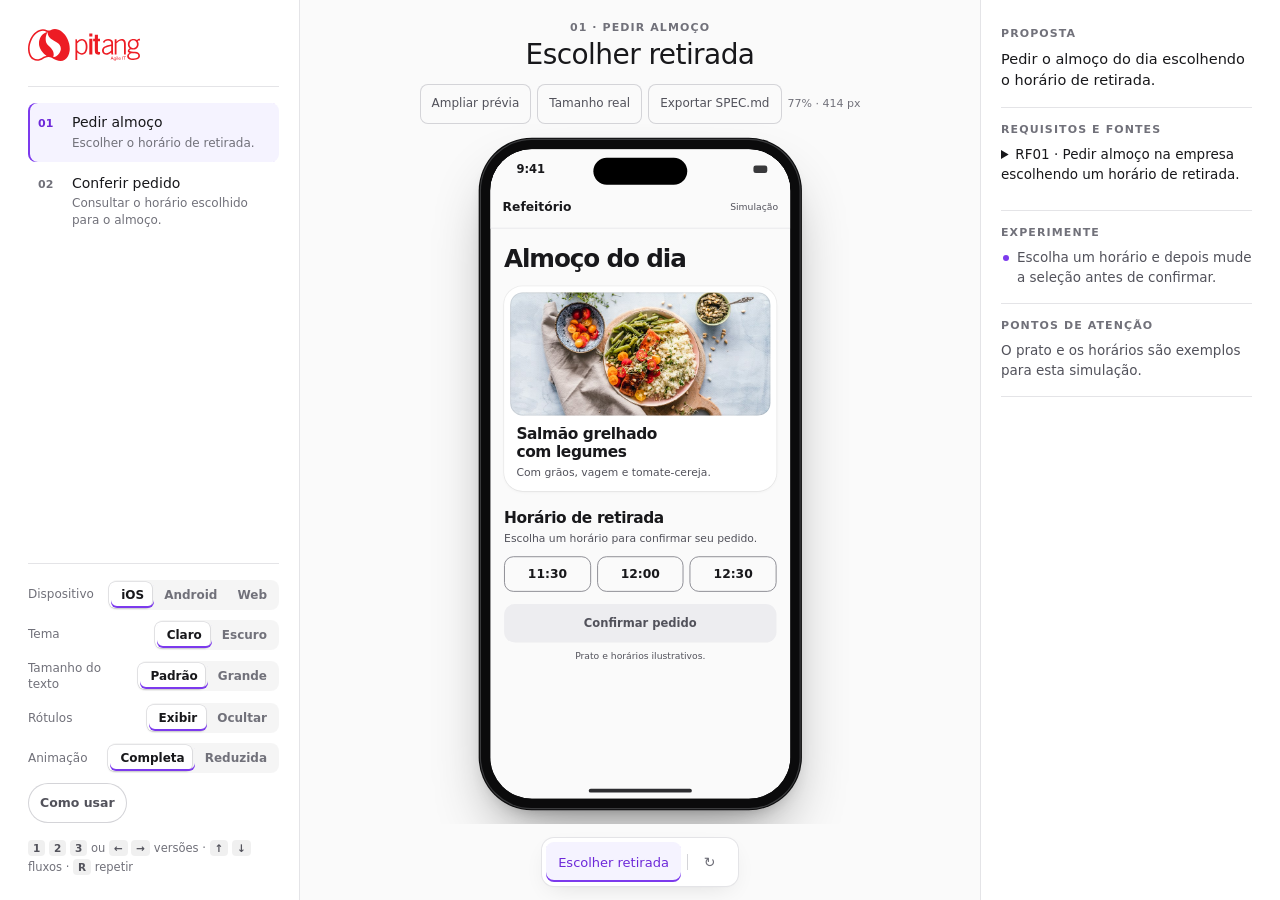
<file: arquivos/viewer.html>
<!doctype html>
<!--
MIT License

Copyright (c) 2026 Apparicio Bueno

Permission is hereby granted, free of charge, to any person obtaining a copy
of this software and associated documentation files (the "Software"), to deal
in the Software without restriction, including without limitation the rights
to use, copy, modify, merge, publish, distribute, sublicense, and/or sell
copies of the Software, and to permit persons to whom the Software is
furnished to do so, subject to the following conditions:

The above copyright notice and this permission notice shall be included in all
copies or substantial portions of the Software.

THE SOFTWARE IS PROVIDED "AS IS", WITHOUT WARRANTY OF ANY KIND, EXPRESS OR
IMPLIED, INCLUDING BUT NOT LIMITED TO THE WARRANTIES OF MERCHANTABILITY,
FITNESS FOR A PARTICULAR PURPOSE AND NONINFRINGEMENT. IN NO EVENT SHALL THE
AUTHORS OR COPYRIGHT HOLDERS BE LIABLE FOR ANY CLAIM, DAMAGES OR OTHER
LIABILITY, WHETHER IN AN ACTION OF CONTRACT, TORT OR OTHERWISE, ARISING FROM,
OUT OF OR IN CONNECTION WITH THE SOFTWARE OR THE USE OR OTHER DEALINGS IN THE
SOFTWARE.
-->
<html lang="pt-BR" data-theme="light">
<head>
<meta charset="utf-8">
<meta name="viewport" content="width=device-width, initial-scale=1, viewport-fit=cover">
<title>Prototype Viewer · Pitang</title>
<style>
/* ==========================================================================
   VIEWER CHROME: Pitang, Light Studio theme with violet primary tokens.
   ========================================================================== */
:root {
  /* Semantic palette; components consume role tokens below. */
  --neutral-0: #ffffff; --neutral-50: #fafafa; --neutral-100: #f4f4f5;
  --neutral-150: #ededf0; --neutral-200: #e4e4e7; --neutral-250: #dbdbe0;
  --neutral-300: #d4d4d8; --neutral-350: #c2c2c9; --neutral-400: #a1a1aa;
  --neutral-500: #71717a; --neutral-600: #52525b; --neutral-700: #3f3f46;
  --neutral-725: #3a3a42; --neutral-750: #323238; --neutral-800: #27272a;
  --neutral-850: #18181b; --neutral-875: #1f1f23; --neutral-900: #141417;
  --neutral-925: #111114; --neutral-950: #09090b;
  --violet-50: #f5f3ff; --violet-300: #c4b5fd; --violet-500: #7c3aed;
  --violet-700: #6d28d9; --violet-950: #1e1038;
  --bg: var(--neutral-50);
  --panel: var(--neutral-0);
  --ink: var(--neutral-850);
  --ink-2: var(--neutral-600);
  --ink-3: var(--neutral-500);
  --line: var(--neutral-200);
  --line-2: var(--neutral-300);
  --control-border: var(--violet-500);
  --tint: #0000000a;
  --tint-2: #0000000f;
  --pop: var(--neutral-0);
  --pop-sh: 0 1px 3px rgba(0,0,0,.04), 0 8px 24px -8px rgba(0,0,0,.12);
  --accent: var(--violet-500);
  --accent-text: var(--violet-700);
  --accent-border: var(--violet-500);
  --accent-tint: var(--violet-50);
  --focus: var(--violet-500);
  --inverse-bg: var(--neutral-850); --inverse-ink: var(--neutral-50);
  --chrome-bg: var(--neutral-250); --chrome-field-bg: var(--neutral-100);
  --ease-out: cubic-bezier(0.23, 1, 0.32, 1);
  --f-ui: "Inter", system-ui, -apple-system, sans-serif;
  --f-display: "Inter", system-ui, -apple-system, sans-serif;
  color-scheme: light;
}
:root[data-theme="dark"] {
  --bg: var(--neutral-950); --panel: var(--neutral-925);
  --ink: var(--neutral-100); --ink-2: var(--neutral-350); --ink-3: var(--neutral-400);
  --line: var(--neutral-800); --line-2: var(--neutral-700);
  --control-border: var(--violet-300);
  --tint: #ffffff0a; --tint-2: #ffffff0f;
  --pop: var(--neutral-875); --pop-sh: 0 0 0 1px var(--line), 0 8px 24px -8px #00000066;
  --accent: var(--violet-300);
  --accent-text: var(--violet-300); --accent-border: var(--violet-300);
  --accent-tint: var(--violet-950); --focus: var(--violet-300);
  --inverse-bg: var(--neutral-100); --inverse-ink: var(--neutral-950);
  --chrome-bg: var(--neutral-800); --chrome-field-bg: var(--neutral-700);
  color-scheme: dark;
}

* { box-sizing: border-box; }
html, body { margin: 0; height: 100%; }
html { -webkit-tap-highlight-color: transparent; overscroll-behavior: none; }
h1, h2, h3, .stage-ver { text-wrap: balance; }
.n-motion, .tour-b, .today-note, .pop { text-wrap: pretty; }
body { background: var(--bg); color: var(--ink); font: 400 13.5px/1.45 var(--f-ui); -webkit-font-smoothing: antialiased; }
button { font: inherit; color: inherit; background: none; border: 0; padding: 0; cursor: pointer; touch-action: manipulation; }
:focus-visible { outline: 2px solid var(--focus); outline-offset: 2px; border-radius: 6px; }
.skip-link { position: fixed; top: 12px; left: 12px; z-index: 2000; padding: 12px 16px; border-radius: 8px; color: var(--ink); background: var(--panel); box-shadow: var(--pop-sh); transform: translateY(-200%); }
.skip-link:focus { transform: none; }

.app {
  height: 100dvh; min-height: 640px;
  display: grid; grid-template-columns: 300px 1fr 300px; gap: 0;
}

/* ---------- Left rail ---------- */
.rail { display: flex; flex-direction: column; min-height: 0; padding: 28px 20px 24px 28px; border-right: 1px solid var(--line); background: var(--panel); }
.brand { padding-bottom: 24px; border-bottom: 1px solid var(--line); }
.brand-logo { display: flex; align-items: center; min-height: 34px; }
.brand-logo svg { display: block; width: 112px; height: auto; flex: none; }

.flows { list-style: none; margin: 16px 0 0; padding: 0; display: flex; flex-direction: column; gap: 2px; overflow-y: auto; min-height: 0; flex: 1; scrollbar-width: none; }
.flow-btn {
  min-height: 40px;
  width: 100%; text-align: left; display: grid; grid-template-columns: 26px 1fr; gap: 2px 8px; align-items: baseline;
  padding: 10px 10px 11px; border-radius: 8px; color: var(--ink-2);
  transition: background-color 150ms ease, color 150ms ease, transform 140ms var(--ease-out);
}
.flow-btn:active { transform: scale(0.985); }
.flow-num { font: 600 11px/1 var(--f-ui); color: var(--ink-3); font-variant-numeric: tabular-nums; }
.flow-title { font: 500 14px/1.4 var(--f-ui); color: var(--ink); }
.flow-sum { grid-column: 2; font-size: 12px; line-height: 1.35; color: var(--ink-3); }
.flow-btn[aria-current="true"] { background: var(--accent-tint); box-shadow: inset 2px 0 var(--accent-border); }
.flow-btn[aria-current="true"] .flow-num { color: var(--accent-text); }
@media (hover: hover) and (pointer: fine) { .flow-btn:hover:not([aria-current="true"]) { background: var(--tint); } }

.controls { display: flex; flex-direction: column; gap: 10px; padding-top: 16px; border-top: 1px solid var(--line); }
.ctl { display: flex; align-items: center; justify-content: space-between; gap: 12px; }
.ctl-label { font-size: 12px; line-height: 1.4; color: var(--ink-3); min-width: 0; }
.seg { position: relative; display: inline-flex; padding: 2px; border-radius: 8px; background: var(--tint); }
.seg button { position: relative; z-index: 1; height: 26px; min-width: 40px; padding: 0 10px; border-radius: 6px; font: 550 12px/1 var(--f-ui); color: var(--ink-3); transition: color 150ms ease; }
.seg button::after { content: ""; position: absolute; inset: -7px 0; }
.seg button[aria-pressed="true"] { color: var(--ink); box-shadow: inset 0 -2px 0 var(--control-border); }
.seg-thumb { position: absolute; z-index: 0; top: 2px; left: 0; height: 26px; border-radius: 6px; background: var(--pop); box-shadow: 0 1px 2px rgba(0,0,0,.12), 0 0 0 .5px var(--line-2); }
.seg[data-ready] .seg-thumb { transition: transform 220ms var(--ease-out), width 220ms var(--ease-out); }
.keys { margin-top: 6px; font-size: 11.5px; color: var(--ink-3); line-height: 1.6; }
kbd { font: 600 10.5px/1 var(--f-ui); padding: 2px 5px; border-radius: 4px; background: var(--tint-2); color: var(--ink-2); }

/* ---------- Stage ---------- */
.stage { position: relative; min-width: 0; height: 100dvh; min-height: 640px; display: flex; flex-direction: column; align-items: center; padding: 22px 0 0; }
.stage-h { text-align: center; min-height: 52px; flex: none; }
.stage-flow { font: 600 11px/1 var(--f-ui); letter-spacing: .1em; text-transform: uppercase; color: var(--ink-3); }
.stage-ver { font: 500 28px/1.15 var(--f-display); letter-spacing: -.02em; margin: 6px 0 0; }
.device-wrap { position: relative; flex: none; margin-top: 10px; }
.device {
  position: absolute; top: 0; left: 0; width: 414px; height: 868px;
  padding: 12px; border-radius: 66px; background: #0b0b0c;
  box-shadow: 0 0 0 1.5px #3a3b3d, 0 0 0 3px #0b0b0c, 0 40px 80px -24px rgba(0,0,0,.45), 0 12px 24px -12px rgba(0,0,0,.3);
  transform-origin: top left;
}
.device .ph { border-radius: 54px; clip-path: inset(0 round 54px); }
.island { position: absolute; z-index: 100; top: 23px; left: 50%; width: 122px; height: 35px; margin-left: -61px; border-radius: 20px; background: #000; pointer-events: none; }

/* ---------- Notes ---------- */
.notes { min-height: 0; overflow-y: auto; padding: 28px 28px 120px 20px; border-left: 1px solid var(--line); scrollbar-width: thin; background: var(--panel); }
.n-block { padding: 16px 0; border-bottom: 1px solid var(--line); }
.n-block:first-child { padding-top: 0; }
.n-h { font: 600 11px/1 var(--f-ui); letter-spacing: .1em; text-transform: uppercase; color: var(--ink-3); margin: 0 0 10px; }
.n-axis { font: 500 14.5px/1.45 var(--f-ui); color: var(--ink); margin: 0; text-wrap: pretty; }
.n-list { margin: 0; padding: 0; list-style: none; display: flex; flex-direction: column; gap: 8px; }
.n-list li { position: relative; padding-left: 16px; color: var(--ink-2); text-wrap: pretty; }
.n-list li::before { content: ""; position: absolute; left: 2px; top: .62em; width: 6px; height: 1.5px; background: var(--ink-3); }
.n-try li::before { width: 6px; height: 6px; top: .5em; border-radius: 50%; background: var(--accent); }
.n-motion { color: var(--ink-2); margin: 0; }

.personas { display: flex; flex-wrap: wrap; gap: 6px; }
.persona {
  position: relative; display: inline-flex; align-items: center; gap: 7px;
  min-height: 40px; padding: 4px 11px 4px 4px; border-radius: 999px;
  background: var(--tint); font: 550 12.5px/1.3 var(--f-ui); text-align: left;
  transition: background-color 150ms ease, transform 140ms var(--ease-out);
}
.persona:active { transform: scale(0.97); }
.persona i { flex: none; width: 22px; height: 22px; border-radius: 50%; display: grid; place-items: center; font: 700 10px/1 var(--f-ui); font-style: normal; color: #fff; }
.persona[aria-expanded="true"] { background: var(--tint-2); }
@media (hover: hover) and (pointer: fine) { .persona:hover { background: var(--tint-2); } }
.pop {
  position: fixed; z-index: 50; width: 260px; max-width: calc(100vw - 24px); max-height: calc(100dvh - 24px);
  overflow-y: auto; overscroll-behavior: contain;
  padding: 14px 16px; border-radius: 14px; background: var(--pop); box-shadow: var(--pop-sh);
  font-size: 12.5px; color: var(--ink-2);
  transform-origin: var(--origin, top left);
  opacity: 0; transform: scale(0.96); pointer-events: none;
  transition: opacity 160ms var(--ease-out), transform 160ms var(--ease-out);
}
.pop[data-open] { opacity: 1; transform: scale(1); pointer-events: auto; }
.pop .preview-action { margin-top: 10px; }
.pop b { display: block; color: var(--ink); font-size: 13.5px; margin-bottom: 2px; }
.pop q { display: block; margin: 8px 0; font: 600 16px/1.15 var(--f-display); color: var(--ink); quotes: "\201C" "\201D"; }
.pop .src { margin-top: 8px; font-size: 11px; color: var(--ink-3); }

.today { display: grid; grid-template-columns: repeat(auto-fill, minmax(76px, 1fr)); gap: 8px; }
.today-btn { display: flex; flex-direction: column; gap: 6px; text-align: left; transition: transform 140ms var(--ease-out); }
.today-btn:active { transform: scale(0.97); }
.today-btn img { width: 100%; aspect-ratio: 3/4; object-fit: cover; object-position: top; border-radius: 8px; box-shadow: 0 0 0 1px var(--line-2); background: var(--tint); }
.today-btn span { font-size: 11px; line-height: 1.3; color: var(--ink-3); }
.today-dialog { max-width: min(92vw, 1000px); max-height: 90vh; padding: 16px; border: 1px solid var(--line-2); border-radius: 12px; background: var(--panel); color: var(--ink); }
.today-dialog::backdrop { background: rgba(0, 0, 0, 0.7); }
.today-dialog img { display: block; max-width: 100%; max-height: 75vh; object-fit: contain; margin-top: 12px; }
.today-dialog button { padding: 8px 12px; cursor: pointer; }
.today-note { margin: 10px 0 0; font-size: 11.5px; color: var(--ink-3); }

/* ---------- Lightbox (modal: centred origin) ---------- */
.lb { position: fixed; inset: 0; z-index: 2000; display: grid; place-items: center; padding: 40px; background: rgba(10,10,10,.62); opacity: 0; pointer-events: none; transition: opacity 200ms var(--ease-out); }
.lb[data-open] { opacity: 1; pointer-events: auto; }
.lb-inner { position: relative; max-width: min(1100px, 92vw); max-height: 88vh; overflow: auto; border-radius: 14px; background: var(--pop); box-shadow: var(--pop-sh); transform: scale(0.96); transition: transform 200ms var(--ease-out); }
.lb[data-open] .lb-inner { transform: scale(1); }
.lb img { display: block; max-width: 100%; height: auto; }
.lb-cap { position: sticky; bottom: 0; padding: 10px 14px; font-size: 12.5px; color: var(--ink-2); background: var(--pop); border-top: 1px solid var(--line); }
.lb-close { position: absolute; top: 18px; right: 18px; width: 40px; height: 40px; border-radius: 50%; display: grid; place-items: center; color: #fff; background: rgba(255,255,255,.12); }
.lb-close svg { width: 20px; height: 20px; }

.sr { position: absolute; width: 1px; height: 1px; overflow: hidden; clip: rect(0 0 0 0); white-space: nowrap; }

/* ---------- Short laptop screens: tighten the rail ---------- */
@media (max-height: 860px) and (min-width: 761px) {
  .rail { padding-top: 22px; }
  .brand { padding-bottom: 16px; }
  .flow-btn { padding: 8px 10px; }
  .flow-sum { display: none; }
  .keys { display: none; }
}

/* ---------- Narrow screens: stack ---------- */
@media (max-width: 1100px) {
  .app { grid-template-columns: 280px 1fr; height: auto; }
  .notes { grid-column: 1 / -1; border-left: 0; border-top: 1px solid var(--line); padding: 24px 28px 120px; }
  .rail { position: sticky; top: 0; height: 100dvh; padding-inline: 18px; }
}
@media (max-width: 760px) {
  .app { display: block; }
  .rail { position: static; height: auto; padding: 20px 16px 12px; border-right: 0; border-bottom: 1px solid var(--line); }
  .flows { flex-direction: row; overflow-x: auto; margin-top: 12px; gap: 6px; }
  .flow-btn { width: auto; white-space: nowrap; grid-template-columns: auto auto; padding: 9px 12px; }
  .flow-sum { display: none; }
  .controls { flex-direction: row; flex-wrap: wrap; gap: 10px 16px; }
  .keys { display: none; }
  .stage { padding: 18px 16px 0; }
  .notes { padding: 20px 16px 120px; }
}
@media (prefers-reduced-motion: reduce) {
  .seg[data-ready] .seg-thumb, .pop, .lb, .lb-inner { transition-duration: 1ms; }
}

/* Picker: never wrap, scroll sideways on narrow screens (viewer theme) */
.proto-picker { white-space: nowrap; max-width: calc(100vw - 24px); overflow-x: auto; scrollbar-width: none; }
.proto-picker::-webkit-scrollbar { display: none; }
.proto-picker-item { flex: none; }

/* Preview controls stay outside the scrollable device. */
.stage-h, .preview-toolbar { margin-inline: 16px; }
.preview-toolbar { display: flex; flex-wrap: wrap; align-items: center; justify-content: center; gap: 6px; margin-top: 10px; flex: none; }
.preview-action { min-height: 40px; padding: 8px 12px; border-radius: 8px; box-shadow: inset 0 0 0 1px var(--line-2); color: var(--ink-2); font-size: 12px; }
.preview-action[aria-pressed="true"] { background: var(--accent-tint); color: var(--accent-text); box-shadow: inset 0 -2px var(--accent-border); }
.preview-scale { color: var(--ink-3); font-size: 11px; font-variant-numeric: tabular-nums; }
.preview-viewport { flex: 1; width: 100%; min-height: 0; overflow: auto; padding: 16px; overscroll-behavior: contain; }
.preview-viewport .device-wrap { margin: 0 auto; }
.stage > .proto-picker { position: relative; bottom: auto; left: auto; transform: none; flex: none; max-width: calc(100% - 32px); margin: 14px 0; }
.app[data-expanded] { display: block; }
.app[data-expanded] > .rail, .app[data-expanded] > .notes { display: none; }
@media (hover: hover) and (pointer: fine) { .preview-action:hover { background: var(--tint); } }
@media (max-width: 760px), (pointer: coarse) { .preview-action { min-height: 44px; } }

/* ---------- First-visit tour ---------- */
.tour-again { all: unset; box-sizing: border-box; cursor: pointer; align-self: flex-start; min-height: 40px; display: flex; align-items: center; font: 600 12.5px/1 var(--f-ui); color: var(--ink-2); padding: 9px 12px; border-radius: 999px; box-shadow: inset 0 0 0 1px var(--line-2); transition: background-color 150ms var(--ease-out); }
@media (hover: hover) and (pointer: fine) { .tour-again:hover { background: var(--tint); } }
.tour-again:focus-visible { outline: 2px solid var(--focus); outline-offset: 2px; }
.tour { position: fixed; inset: 0; z-index: 2147483647; visibility: hidden; pointer-events: none; }
.tour[data-open] { visibility: visible; pointer-events: auto; }
.tour-hole { position: absolute; left: 0; top: 0; width: 0; height: 0; border-radius: 16px; box-shadow: 0 0 0 200vmax rgba(8,9,10,.55), 0 0 0 2px rgba(255,255,255,.9); opacity: 0; pointer-events: none;
  transition: transform 320ms var(--ease-out), width 320ms var(--ease-out), height 320ms var(--ease-out), opacity 200ms var(--ease-out); }
.tour[data-open] .tour-hole { opacity: 1; }
.tour-hole[data-off] { width: 0 !important; height: 0 !important; box-shadow: 0 0 0 200vmax rgba(8,9,10,.55); }
.tour-card { position: absolute; left: 0; top: 0; width: 320px; max-width: calc(100vw - 24px); box-sizing: border-box; padding: 18px 18px 14px; border-radius: 16px; background: var(--pop); color: var(--ink); box-shadow: var(--pop-sh); }
.tour-card > * { transition: opacity 200ms var(--ease-out); }
.tour-card:not([data-in]) > .tour-t, .tour-card:not([data-in]) > .tour-b { opacity: 0; }
.tour[data-open] .tour-card { transition: transform 320ms var(--ease-out); }
.tour-card::before { content: ""; position: absolute; width: 12px; height: 12px; background: var(--pop); transform: rotate(45deg); }
.tour-card[data-side="right"]::before { left: -6px; top: 24px; }
.tour-card[data-side="left"]::before { right: -6px; top: 24px; }
.tour-card[data-side="top"]::before { left: calc(50% - 6px); bottom: -6px; }
.tour-card[data-side="none"]::before { display: none; }
.tour-k { margin: 0; font: 650 11px/1 var(--f-ui); letter-spacing: .1em; text-transform: uppercase; color: var(--accent-text); }
.tour-t { margin: 8px 0 0; font: 700 20px/1.15 var(--f-ui); letter-spacing: -.01em; }
.tour-b { margin: 8px 0 0; font: 400 14px/1.5 var(--f-ui); color: var(--ink-2); }
.tour-b kbd { font-size: 11px; }
.tour-f { display: flex; align-items: center; gap: 6px; margin-top: 16px; }
.tour-dots { display: flex; gap: 5px; margin-right: auto; }
.tour-dots i { width: 6px; height: 6px; border-radius: 3px; background: var(--line-2); transition: width 200ms var(--ease-out), background-color 200ms; }
.tour-dots i[data-on] { width: 16px; background: var(--ink); }
.tour-f button { all: unset; box-sizing: border-box; cursor: pointer; min-height: 40px; padding: 0 12px; border-radius: 999px; font: 600 13px/36px var(--f-ui); color: var(--ink-2); transition: transform 120ms var(--ease-out), background-color 150ms; }
.tour-f button[hidden] { display: none; }
.tour-f .tour-next { background: var(--inverse-bg); color: var(--inverse-ink); padding: 0 16px; }
.tour-f button:active { transform: scale(.97); }
@media (hover: hover) and (pointer: fine) { .tour-f .tour-skip:hover, .tour-f .tour-back:hover { background: var(--tint-2); } }
.tour-f button:focus-visible { outline: 2px solid var(--focus); outline-offset: 2px; }
@media (prefers-reduced-motion: reduce) { .tour-hole, .tour[data-open] .tour-card, .tour-card > *, .tour-dots i { transition: none; } }

/* Today placeholders (template: no screenshots yet) */
.today-ph { display: grid; place-items: center; aspect-ratio: 9 / 13; border-radius: 10px; border: 1.5px dashed var(--line-2); padding: 10px; text-align: center; }
.today-ph span { font: 500 11.5px/1.35 var(--f-ui); color: var(--ink-3); }

/* ---------- Device frames: iOS (default), Android, Web ---------- */
.device[data-device="android"] { width: 436px; height: 939px; border-radius: 44px; }
.device[data-device="android"] .ph { width: 412px; height: 915px; border-radius: 32px; clip-path: inset(0 round 32px); }
.device[data-device="android"] .island { top: 24px; width: 14px; height: 14px; margin-left: -7px; border-radius: 50%; }
.device[data-device="web"] { width: 1280px; height: 820px; padding: 40px 0 0; border-radius: 12px; background: var(--chrome-bg);
  box-shadow: 0 0 0 1px rgba(0,0,0,.12), 0 40px 80px -24px rgba(0,0,0,.4), 0 12px 24px -12px rgba(0,0,0,.25); }
.device[data-device="web"]::before { content: ""; position: absolute; top: 15px; left: 18px; width: 11px; height: 11px; border-radius: 50%; background: #ef6a5e; box-shadow: 18px 0 0 #f4be4f, 36px 0 0 #61c454; }
.device[data-device="web"] .island { top: 8px; width: 440px; height: 24px; margin-left: -220px; border-radius: 7px; background: var(--chrome-field-bg); }
.device[data-device="web"] .ph { width: 1280px; height: 780px; border-radius: 0 0 12px 12px; clip-path: inset(0 round 0 0 12px 12px); }

/* Localized controls: extend touch targets without overlapping adjacent rows. */
@media (max-width: 760px), (pointer: coarse) {
  .controls { gap: 14px 16px; }
  .seg button { min-width: 44px; }
  .seg button::after { inset: -9px 0; }
  .flow-btn, .persona, .tour-again, .tour-f button { min-height: 44px; }
}
.trace-item { margin-block: 10px; overflow-wrap: anywhere; color: var(--ink-2); }
.trace-item summary { cursor: pointer; color: var(--ink); }
.trace-item summary:focus-visible { outline: 2px solid currentColor; outline-offset: 2px; }
.trace-item p { margin-block: 8px; }

/* Picker adapted from Emil Kowalski; surface tokens follow the viewer theme. */
.proto-picker {
  position: fixed;
  bottom: 24px;
  left: 50%;
  transform: translateX(-50%);
  z-index: 2147483647;
  display: flex;
  align-items: center;
  gap: 2px;
  padding: 4px;
  border-radius: 12px;
  background: var(--pop);
  -webkit-backdrop-filter: blur(12px) saturate(1.4);
  backdrop-filter: blur(12px) saturate(1.4);
  box-shadow: 0 0 0 1px var(--line), var(--pop-sh);
  font-family: var(--f-ui);
  font-size: 13px;
  line-height: 1;
  -webkit-font-smoothing: antialiased;
  user-select: none;
  -webkit-user-select: none;
}

.proto-picker-highlight {
  position: absolute;
  top: 4px;
  left: 0;
  height: 40px;
  border-radius: 8px;
  background: var(--accent-tint);
  will-change: transform;
}

.proto-picker[data-ready] .proto-picker-highlight {
  transition:
    transform 250ms cubic-bezier(0.23, 1, 0.32, 1),
    width 250ms cubic-bezier(0.23, 1, 0.32, 1);
}

@media (prefers-reduced-motion: reduce) {
  .proto-picker[data-ready] .proto-picker-highlight { transition: none; }
}

.proto-picker-item {
  position: relative;
  display: flex;
  align-items: center;
  height: 40px;
  min-width: 40px;
  padding: 0 12px;
  border: 0;
  border-radius: 8px;
  background: transparent;
  color: var(--ink-3);
  font: inherit;
  cursor: pointer;
  transition: color 150ms ease-out;
}

@media (hover: hover) and (pointer: fine) {
  .proto-picker-item:hover {
    color: var(--ink);
  }
}

.proto-picker-item:active {
  transform: scale(0.97);
}

.proto-picker-item:focus-visible {
  outline: 2px solid var(--focus);
  outline-offset: 2px;
}

.proto-picker-item[data-active] {
  color: var(--accent-text);
  box-shadow: inset 0 -2px 0 var(--accent-border);
}

.proto-picker-divider {
  width: 1px;
  height: 16px;
  margin: 0 4px;
  background: var(--line-2);
}

.proto-picker-replay {
  padding: 0 10px;
  font-size: 14px;
}

.proto-picker[data-position="top"] {
  bottom: auto;
  top: 24px;
}

@media (max-width: 760px), (pointer: coarse) {
  .proto-picker-item, .proto-picker-highlight { height: 44px; }
  .proto-picker-item { min-width: 44px; }
}

/* ==========================================================================
   SKELETON KIT: wireframe primitives for the phone. No brand, no content.
   Every colour is a token on .ph so the phone's Light/Dark switch works.
   ========================================================================== */
.ph {
  --background: var(--neutral-50); --foreground: var(--neutral-850);
  --card: var(--neutral-0); --primary: var(--violet-500); --primary-foreground: var(--neutral-0);
  --muted: var(--neutral-150); --muted-foreground: var(--neutral-500);
  --border: var(--neutral-200); --destructive: #dc2626;
  --sk-bg: var(--background); --sk-surface: var(--card);
  --sk-block: var(--muted); --sk-block-2: var(--neutral-250);
  --sk-line: var(--border); --sk-ink: var(--foreground);
  --sk-ink-2: var(--neutral-600); --sk-ink-3: var(--muted-foreground);
  --sk-accent: var(--primary); --sk-on-accent: var(--primary-foreground);
  --sk-note: var(--neutral-600); --sk-control-border: var(--neutral-500);
  --sk-accent-border: var(--primary); --sk-focus: var(--primary);
  --sk-inverse-bg: var(--neutral-850); --sk-inverse-ink: var(--neutral-50);
  --sk-indicator: var(--neutral-500); --sk-indicator-active: var(--neutral-850);
  --sk-info-bg: #f0f9ff; --sk-info-fg: #0369a1;
  --sk-ok-bg: #ecfdf5; --sk-ok-fg: #047857;
  --sk-warn-bg: #fffbeb; --sk-warn-fg: #b45309; --sk-warn-border: #fde68a;
  --sk-danger-bg: rgba(239, 68, 68, .12); --sk-danger-fg: var(--destructive);
  --sk-sh: 0 1px 2px rgba(0,0,0,.05), 0 8px 24px -10px rgba(0,0,0,.16);
  --ease-out: cubic-bezier(.23,1,.32,1); --ease-drawer: cubic-bezier(.32,.72,0,1);
  --fs: 1;
  position: relative; width: 390px; height: 844px; overflow: hidden;
  background: var(--sk-bg); color: var(--sk-ink);
  font: 400 calc(var(--fs) * 14px)/1.4 var(--f-ui); -webkit-font-smoothing: antialiased;
}
.ph[data-theme="dark"] {
  --background: var(--neutral-950); --foreground: var(--neutral-100);
  --card: var(--neutral-900); --primary: var(--violet-300); --primary-foreground: var(--neutral-950);
  --muted: var(--neutral-800); --muted-foreground: var(--neutral-400);
  --border: var(--neutral-750); --destructive: #f87171;
  --sk-bg: var(--background); --sk-surface: var(--card);
  --sk-block: var(--muted); --sk-block-2: var(--neutral-725);
  --sk-line: var(--border); --sk-ink: var(--foreground);
  --sk-ink-2: var(--neutral-350); --sk-ink-3: var(--muted-foreground);
  --sk-note: var(--neutral-350); --sk-control-border: var(--neutral-400);
  --sk-accent: var(--primary); --sk-on-accent: var(--primary-foreground);
  --sk-accent-border: var(--primary); --sk-focus: var(--primary);
  --sk-inverse-bg: var(--neutral-100); --sk-inverse-ink: var(--neutral-950);
  --sk-indicator-active: var(--neutral-100);
  --sk-info-bg: rgba(14, 165, 233, .16); --sk-info-fg: #7dd3fc;
  --sk-ok-bg: rgba(16, 185, 129, .16); --sk-ok-fg: #6ee7b7;
  --sk-warn-bg: rgba(245, 158, 11, .16); --sk-warn-fg: #fcd34d; --sk-warn-border: rgba(245, 158, 11, .35);
  --sk-danger-bg: rgba(239, 68, 68, .18); --sk-danger-fg: var(--destructive);
  --sk-sh: 0 0 0 1px rgba(255,255,255,.06);
}
.ph *, .ph *::before, .ph *::after { box-sizing: border-box; }
:where(.ph) :where(button) { font: inherit; color: inherit; background: none; border: 0; padding: 0; cursor: pointer; -webkit-tap-highlight-color: transparent; }
.ph :focus-visible { outline: 2px solid var(--sk-focus); outline-offset: 2px; border-radius: 6px; }
.ph [hidden] { display: none !important; }
.screen-error { height: 100%; overflow: auto; padding: 64px 20px 32px; color: var(--sk-ink); background: var(--sk-bg); }
.screen-error h2 { font-size: calc(var(--fs) * 20px); }
.screen-error p { color: var(--sk-ink-2); overflow-wrap: anywhere; }
.screen-error details { margin: 16px 0; }
.screen-error pre { white-space: pre-wrap; overflow-wrap: anywhere; font-size: 12px; }

/* frame */
.sk-status { position: absolute; z-index: 30; top: 0; left: 0; right: 0; height: 47px; display: flex; align-items: center; justify-content: space-between; padding: 6px 30px 0 34px; font: 600 15px/1 var(--f-ui); color: var(--sk-ink); background: var(--sk-bg); }
.sk-status i { display: inline-block; width: 18px; height: 10px; border-radius: 3px; background: currentColor; opacity: .85; margin-left: 5px; }
.sk-bar { position: absolute; z-index: 20; top: 0; left: 0; right: 0; padding: 47px 16px 0; height: 103px; display: flex; align-items: center; gap: 10px; background: var(--sk-bg); box-shadow: inset 0 -1px 0 var(--sk-line); }
.sk-bar[data-clear] { background: var(--sk-bg); box-shadow: none; }
.sk-logo { height: 26px; width: 74px; border-radius: 6px; border: 1.5px dashed var(--sk-ink-3); display: grid; place-items: center; font: 650 calc(var(--fs) * 10px)/1 var(--f-ui); letter-spacing: .14em; color: var(--sk-ink-3); }
.sk-bar .sk-sp { flex: 1; }
.sk-ic { width: 40px; height: 40px; border-radius: 50%; display: grid; place-items: center; color: var(--sk-ink-2); }
.sk-ic svg { width: 22px; height: 22px; }
.sk-title-bar { font: 650 calc(var(--fs) * 16px)/1 var(--f-ui); }
.sk-scroll { position: absolute; inset: 103px 0 0; overflow-y: auto; overflow-x: hidden; padding-bottom: 120px; scrollbar-width: none; overscroll-behavior: contain; }
.sk-scroll::-webkit-scrollbar { display: none; }
.sk-scroll[data-full] { top: 0; }
.sk-pad { padding: 0 16px; }
.sk-sec { padding: 22px 16px 6px; display: flex; align-items: flex-end; justify-content: space-between; gap: 12px; }
.sk-stack { display: flex; flex-direction: column; gap: 12px; }
.sk-row { display: flex; gap: 12px; align-items: center; }

/* tab bar */
.sk-tabs { position: absolute; z-index: 25; left: 12px; right: 12px; bottom: 24px; height: 64px; border-radius: 22px; background: var(--sk-surface); box-shadow: var(--sk-sh), 0 0 0 1px var(--sk-line); display: grid; grid-template-columns: repeat(var(--sk-tab-count, 5), 1fr); padding: 6px; }
.sk-tab { display: flex; flex-direction: column; align-items: center; justify-content: center; gap: 5px; border-radius: 16px; color: var(--sk-ink-3); font: 600 calc(var(--fs) * 10.5px)/1 var(--f-ui); transition: background-color 150ms var(--ease-out); }
.sk-tab i { width: 20px; height: 20px; border-radius: 6px; background: currentColor; opacity: .85; }
.sk-tab[aria-current="page"] { color: var(--sk-ink); background: var(--sk-block); }
.sk-tab[aria-current="page"] i { opacity: 1; }
.sk-home { position: absolute; z-index: 26; bottom: 8px; left: 50%; width: 134px; height: 5px; margin-left: -67px; border-radius: 3px; background: var(--sk-ink); opacity: .9; }

/* blocks */
.sk-media { position: relative; border-radius: 14px; overflow: hidden; background: var(--sk-block);
  background-image: repeating-linear-gradient(135deg, transparent 0 11px, var(--sk-block-2) 11px 12px); }
.sk-media::after { content: ""; position: absolute; inset: 0; background: linear-gradient(transparent 55%, rgba(0,0,0,.06)); }
.sk-media[data-bleed] { border-radius: 0; }
.sk-scroll[data-full] > .sk-media:first-child .sk-tag { top: 112px; }
.sk-media .sk-glyph { position: absolute; left: 50%; top: 50%; width: 44px; height: 44px; margin: -22px 0 0 -22px; border-radius: 50%; background: var(--sk-surface); display: grid; place-items: center; color: var(--sk-ink-2); box-shadow: var(--sk-sh); }
.sk-media .sk-glyph svg { width: 20px; height: 20px; }
.sk-l { height: calc(var(--fs) * 10px); border-radius: 5px; background: var(--sk-block); }
.sk-l[data-t] { height: calc(var(--fs) * 18px); border-radius: 6px; background: var(--sk-block-2); }
.sk-l[data-xl] { height: calc(var(--fs) * 28px); border-radius: 8px; background: var(--sk-block-2); }
.sk-lines { display: flex; flex-direction: column; gap: 8px; }
.sk-card { background: var(--sk-surface); border-radius: 16px; box-shadow: var(--sk-sh); padding: 12px; display: flex; flex-direction: column; gap: 10px; }
.sk-av { width: 32px; height: 32px; border-radius: 50%; background: var(--sk-block-2); flex: none; }
a.sk-card { color: inherit; text-decoration: none; }
.sk-chip { height: 34px; padding: 0 14px; border-radius: 999px; background: var(--sk-surface); box-shadow: inset 0 0 0 1px var(--sk-line); display: inline-flex; align-items: center; gap: 6px; font: 600 calc(var(--fs) * 12.5px)/1 var(--f-ui); color: var(--sk-ink-2); white-space: nowrap; transition: background-color 150ms var(--ease-out), color 150ms; }
.sk-chip[aria-pressed="true"] { background: var(--sk-inverse-bg); color: var(--sk-inverse-ink); box-shadow: none; }
.sk-chips { display: flex; gap: 8px; overflow-x: auto; scrollbar-width: none; padding: 0 16px; }
.sk-chips::-webkit-scrollbar { display: none; }
.sk-btn { height: 50px; border-radius: 14px; display: flex; align-items: center; justify-content: center; gap: 8px; font: 650 calc(var(--fs) * 15px)/1 var(--f-ui); background: var(--sk-accent); color: var(--sk-on-accent); width: 100%; transition: transform 140ms var(--ease-out), opacity 150ms; }
.sk-btn[data-ghost] { background: transparent; color: var(--sk-ink); box-shadow: inset 0 0 0 1.5px var(--sk-control-border); }
.sk-btn:active, .sk-press:active { transform: scale(.97); }
.sk-press { transition: transform 140ms var(--ease-out); }
.sk-dock { position: absolute; z-index: 24; left: 0; right: 0; bottom: 0; padding: 12px 16px 34px; background: var(--sk-surface); box-shadow: 0 -1px 0 var(--sk-line); display: flex; gap: 10px; align-items: center; }
.sk-num { font: 700 calc(var(--fs) * 26px)/1 var(--f-ui); color: var(--sk-ink-3); letter-spacing: -.02em; }
.sk-dots { display: flex; gap: 6px; justify-content: center; }
.sk-dots i { width: 6px; height: 6px; border-radius: 3px; background: var(--sk-indicator); transition: width 200ms var(--ease-out), background-color 200ms; }
.sk-dots i[data-on] { width: 18px; background: var(--sk-indicator-active); }
.sk-rail { display: flex; gap: 12px; overflow-x: auto; scroll-snap-type: x mandatory; padding: 0 16px; scrollbar-width: none; }
.sk-rail::-webkit-scrollbar { display: none; }
.sk-rail > * { scroll-snap-align: start; flex: none; }
.sk-seg { display: grid; grid-auto-flow: column; grid-auto-columns: 1fr; background: var(--sk-block); border-radius: 12px; padding: 3px; }
.sk-seg button { height: 38px; border-radius: 9px; font: 600 calc(var(--fs) * 13px)/1 var(--f-ui); color: var(--sk-ink-2); transition: background-color 180ms var(--ease-out), color 180ms; }
.sk-seg button[aria-pressed="true"] { background: var(--sk-surface); color: var(--sk-ink); box-shadow: var(--sk-sh); }
.sk-opt { display: flex; align-items: center; gap: 12px; padding: 12px; border-radius: 14px; background: var(--sk-surface); box-shadow: inset 0 0 0 1.5px var(--sk-line); min-height: 56px; width: 100%; text-align: left; transition: box-shadow 160ms var(--ease-out); }
.sk-opt[aria-pressed="true"] { box-shadow: inset 0 0 0 2px var(--sk-accent-border); }
.sk-radio { width: 20px; height: 20px; border-radius: 50%; box-shadow: inset 0 0 0 2px var(--sk-control-border); flex: none; display: grid; place-items: center; }
.sk-opt[aria-pressed="true"] .sk-radio { box-shadow: inset 0 0 0 2px var(--sk-accent-border); }
.sk-opt[aria-pressed="true"] .sk-radio::after { content: ""; width: 10px; height: 10px; border-radius: 50%; background: var(--sk-accent-border); animation: sk-pop 180ms var(--ease-out); }
@keyframes sk-pop { from { transform: scale(.6); opacity: 0; } }
.sk-tl { position: relative; padding-left: 22px; display: flex; flex-direction: column; gap: 14px; }
.sk-tl::before { content: ""; position: absolute; left: 6px; top: 6px; bottom: 6px; width: 2px; background: var(--sk-line); }
.sk-tl > * { position: relative; }
.sk-tl > *::before { content: ""; position: absolute; left: -21px; top: 14px; width: 12px; height: 12px; border-radius: 50%; background: var(--sk-surface); box-shadow: inset 0 0 0 2px var(--sk-block-2); }
.sk-tl > [data-on]::before { box-shadow: inset 0 0 0 4px var(--sk-accent); }
.sk-progress { display: flex; gap: 4px; padding: 6px; border-radius: 8px; background: var(--sk-bg); }
.sk-progress i { flex: 1; height: 3px; border-radius: 2px; background: var(--sk-indicator); overflow: hidden; }
.sk-progress i[data-done] { background: var(--sk-indicator-active); }
.sk-fit-result .sk-lines { opacity: .35; transition: opacity 200ms var(--ease-out); }
.sk-fit-result[data-ready] .sk-lines { opacity: 1; }

/* annotation tags: the wireframe names each block */
.sk-tag { position: absolute; z-index: 5; top: 8px; left: 8px; display: inline-flex; align-items: center; gap: 5px; height: 20px; padding: 0 7px; border-radius: 6px; background: var(--sk-surface); color: var(--sk-note); font: 650 calc(var(--fs) * 10px)/1 var(--f-ui); letter-spacing: .04em; text-transform: uppercase; box-shadow: 0 0 0 1px color-mix(in srgb, var(--sk-note) 40%, transparent); white-space: nowrap; }
.sk-tag-inline { position: static; align-self: flex-start; }
.ph[data-annot="off"] .sk-tag { display: none; }

/* sheet + toast */
.sk-scrim { position: absolute; inset: 0; z-index: 60; background: rgba(0,0,0,.35); opacity: 0; transition: opacity 240ms var(--ease-out); }
.sk-scrim[data-open] { opacity: 1; }
.sk-sheet { position: absolute; z-index: 61; left: 0; right: 0; bottom: 0; max-height: 90%; overflow-y: auto; overscroll-behavior: contain; padding: 10px 16px 36px; border-radius: 24px 24px 0 0; background: var(--sk-surface); transform: translateY(100%); transition: transform 420ms var(--ease-drawer); display: flex; flex-direction: column; gap: 14px; }
.sk-sheet[data-open] { transform: translateY(0); }
.sk-sheet:not([data-open]), .sk-scrim:not([data-open]) { pointer-events: none; }
.sk-sheet .sk-grab { width: 40px; height: 5px; border-radius: 3px; background: var(--sk-block-2); align-self: center; }
.sk-toast { position: absolute; z-index: 70; left: 16px; right: 16px; bottom: 100px; padding: 14px 16px; border-radius: 14px; background: var(--sk-inverse-bg); color: var(--sk-inverse-ink); font: 600 calc(var(--fs) * 13.5px)/1.3 var(--f-ui); opacity: 0; transform: translateY(8px); transition: opacity 200ms var(--ease-out), transform 200ms var(--ease-out); pointer-events: none; }
.sk-toast[data-on] { opacity: 1; transform: none; }

/* screen entrance: quiet, once per mount */
.sk-in { animation: sk-in 260ms var(--ease-out) both; animation-delay: calc(var(--i, 0) * 40ms); }
@keyframes sk-in { from { opacity: 0; transform: translateY(6px); } }
.ph[data-reduced-motion] .sk-in { animation: none; }
.ph[data-reduced-motion] * { transition-duration: 1ms !important; }
@media (hover: hover) and (pointer: fine) {
  .sk-chip:not([aria-pressed="true"]):hover, .sk-opt:hover { background: color-mix(in srgb, var(--sk-surface) 94%, var(--sk-ink)); }
}

/* ==========================================================================
   PLATFORMS: the same screens, adapted to each platform's conventions.
   iOS is the base above. Android follows Material 3. Web is a responsive
   desktop layout with top navigation.
   ========================================================================== */
/* Android: compact status bar, 56px top app bar, full-width navigation bar with pill indicator, gesture handle */
.ph[data-device="android"] { width: 412px; height: 915px; }
.ph[data-device="android"] .sk-status { height: 36px; padding: 2px 22px 0 26px; font-size: 13px; }
.ph[data-device="android"] .sk-status i { width: 14px; height: 9px; }
.ph[data-device="android"] .sk-bar { padding-top: 36px; height: 92px; }
.ph[data-device="android"] .sk-scroll { top: 92px; }
.ph[data-device="android"] .sk-scroll[data-full] { top: 0; }
.ph[data-device="android"] .sk-tabs { left: 0; right: 0; bottom: 0; height: 96px; padding: 10px 6px 26px; border-radius: 0; box-shadow: 0 -1px 0 var(--sk-line); }
.ph[data-device="android"] .sk-tab { gap: 8px; border-radius: 0; font-size: calc(var(--fs) * 11.5px); }
.ph[data-device="android"] .sk-tab[aria-current="page"] { background: none; }
.ph[data-device="android"] .sk-tab[aria-current="page"] i { box-shadow: 0 0 0 6px var(--sk-block), -14px 0 0 6px var(--sk-block), 14px 0 0 6px var(--sk-block); background: var(--sk-ink); }
.ph[data-device="android"] .sk-home { width: 108px; height: 4px; margin-left: -54px; bottom: 8px; }
.ph[data-device="android"] .sk-btn { border-radius: 999px; height: 48px; }
.ph[data-device="android"] .sk-card { border-radius: 12px; }
.ph[data-device="android"] .sk-sheet { border-radius: 28px 28px 0 0; }

/* Web: no status bar, 64px site header, top navigation in place of the tab bar, a centred content column */
.ph[data-device="web"] { width: 1280px; height: 780px; }
.ph[data-device="web"] .sk-status, .ph[data-device="web"] .sk-home { display: none; }
.ph[data-device="web"] .sk-bar { padding: 0 32px; height: 64px; }
.ph[data-device="web"] .sk-bar[data-clear] { background: var(--sk-bg); box-shadow: inset 0 -1px 0 var(--sk-line); }
.ph[data-device="web"] .sk-scroll, .ph[data-device="web"] .sk-scroll[data-full] { top: 64px; padding-bottom: 48px; }
.ph[data-device="web"] .sk-scroll > * { max-width: 760px; margin-left: auto; margin-right: auto; }
.ph[data-device="web"] .sk-scroll > .sk-wide { max-width: 1140px; }
.ph[data-device="web"] .sk-scroll > .sk-media[data-bleed] { max-width: none; aspect-ratio: 21 / 8 !important; }
.ph[data-device="web"] .sk-tabs { top: 0; bottom: auto; left: 50%; right: auto; transform: translateX(-50%); width: 520px; height: 64px; padding: 0; border-radius: 0; background: none; box-shadow: none; z-index: 21; display: flex; }
.ph[data-device="web"] .sk-tab { flex: 1; flex-direction: row; border-radius: 0; font-size: calc(var(--fs) * 14px); box-shadow: inset 0 -2px 0 transparent; }
.ph[data-device="web"] .sk-tab i { display: none; }
.ph[data-device="web"] .sk-tab[aria-current="page"] { background: none; box-shadow: inset 0 -2px 0 var(--sk-ink); }
.ph[data-device="web"] .sk-dock { left: 50%; right: auto; width: 760px; margin-left: -380px; bottom: 24px; padding: 12px 16px; border-radius: 16px; box-shadow: var(--sk-sh), 0 0 0 1px var(--sk-line); }
.ph[data-device="web"] .sk-sheet { left: calc(50% - 260px); right: auto; width: 520px; bottom: 24px; border-radius: 24px; padding-bottom: 20px; }
.ph[data-device="web"] .sk-toast { left: 50%; right: auto; width: 420px; margin-left: -210px; bottom: 40px; }
@media (hover: hover) and (pointer: fine) { .ph[data-device="web"] .sk-tab:not([aria-current="page"]):hover { color: var(--sk-ink); } }

.sk-ic:disabled { opacity: .55; cursor: not-allowed; }

/* ==========================================================================
   ENTERPRISE KIT: Forms, Badges, Alerts, KPIs, Tables, Steppers, Grids.
   ========================================================================== */
.sk-grid-2, .sk-grid-3, .sk-split { display: grid; grid-template-columns: 1fr; gap: 12px; }
.ph[data-device="web"] .sk-grid-2 { grid-template-columns: repeat(2, minmax(0, 1fr)); }
.ph[data-device="web"] .sk-grid-3 { grid-template-columns: repeat(3, minmax(0, 1fr)); }
.ph[data-device="web"] .sk-split { grid-template-columns: 340px minmax(0, 1fr); align-items: start; }

.sk-field { display: flex; flex-direction: column; gap: 5px; }
.sk-label { display: flex; justify-content: space-between; align-items: baseline; font-size: calc(var(--fs) * 12.5px); font-weight: 600; color: var(--sk-ink); }
.sk-hint { font-size: calc(var(--fs) * 11.5px); color: var(--sk-ink-3); font-weight: 400; }
.sk-input, .sk-select, .sk-textarea {
  width: 100%; padding: 10px 12px; border-radius: 10px;
  border: 1px solid var(--sk-line); background: var(--sk-surface); color: var(--sk-ink);
  font: 400 calc(var(--fs) * 13.5px)/1.4 var(--f-ui);
}
.sk-textarea { min-height: 88px; resize: vertical; }
.sk-input:focus, .sk-select:focus, .sk-textarea:focus { outline: 2px solid var(--sk-focus); outline-offset: 1px; }
.sk-check { display: inline-flex; align-items: center; gap: 8px; font-size: calc(var(--fs) * 12.5px); color: var(--sk-ink-2); cursor: pointer; }

.sk-badge {
  display: inline-flex; align-items: center; padding: 3px 8px; border-radius: 999px;
  font-size: calc(var(--fs) * 11px); font-weight: 600; line-height: 1.2;
  background: var(--sk-block); color: var(--sk-ink);
}
.sk-badge[data-tone="info"] { background: var(--sk-info-bg); color: var(--sk-info-fg); }
.sk-badge[data-tone="ok"] { background: var(--sk-ok-bg); color: var(--sk-ok-fg); }
.sk-badge[data-tone="warn"] { background: var(--sk-warn-bg); color: var(--sk-warn-fg); }
.sk-badge[data-tone="danger"] { background: var(--sk-danger-bg); color: var(--sk-danger-fg); }

.sk-alert {
  display: flex; align-items: center; justify-content: space-between; gap: 10px;
  padding: 10px 12px; border-radius: 10px; border: 1px solid var(--sk-line);
  background: var(--sk-block); color: var(--sk-ink);
  font-size: calc(var(--fs) * 12.5px); font-weight: 500;
}
.sk-alert[data-tone="info"] { background: var(--sk-info-bg); color: var(--sk-info-fg); border-color: var(--sk-info-fg); }
.sk-alert[data-tone="ok"] { background: var(--sk-ok-bg); color: var(--sk-ok-fg); border-color: var(--sk-ok-fg); }
.sk-alert[data-tone="warn"] { background: var(--sk-warn-bg); color: var(--sk-warn-fg); border-color: var(--sk-warn-border); }
.sk-alert[data-tone="danger"] { background: var(--sk-danger-bg); color: var(--sk-danger-fg); border-color: var(--sk-danger-fg); }

.sk-kpi-grid { display: grid; grid-template-columns: repeat(auto-fit, minmax(96px, 1fr)); gap: 8px; }
.sk-kpi { padding: 10px; border-radius: 10px; background: var(--sk-surface); border: 1px solid var(--sk-line); text-align: center; }
.sk-kpi b { display: block; font-size: calc(var(--fs) * 18px); color: var(--sk-ink); font-variant-numeric: tabular-nums; }
.sk-kpi span { font-size: calc(var(--fs) * 11px); color: var(--sk-ink-3); }

.sk-table-wrap { width: 100%; overflow-x: auto; border-radius: 12px; border: 1px solid var(--sk-line); background: var(--sk-surface); }
.sk-table { width: 100%; border-collapse: collapse; font-size: calc(var(--fs) * 12.5px); text-align: left; }
.sk-table th, .sk-table td { padding: 10px 12px; border-bottom: 1px solid var(--sk-line); }
.sk-table th { font-size: calc(var(--fs) * 11px); font-weight: 600; text-transform: uppercase; letter-spacing: .04em; color: var(--sk-ink-3); background: var(--sk-block); }
.sk-table tr:last-child td { border-bottom: 0; }

.sk-steps { display: flex; align-items: center; gap: 6px; overflow-x: auto; padding: 4px 0; scrollbar-width: none; }
.sk-step { display: inline-flex; align-items: center; gap: 6px; padding: 5px 10px; border-radius: 999px; font-size: calc(var(--fs) * 11.5px); font-weight: 600; background: var(--sk-block); color: var(--sk-ink-3); white-space: nowrap; }
.sk-step[data-current="true"] { background: var(--sk-accent); color: var(--sk-on-accent); }
.sk-step[data-done="true"] { background: var(--sk-ok-bg); color: var(--sk-ok-fg); }

.sk-kv { display: grid; grid-template-columns: repeat(auto-fit, minmax(130px, 1fr)); gap: 8px 12px; font-size: calc(var(--fs) * 12px); }
.sk-kv dt { color: var(--sk-ink-3); font-weight: 500; }
.sk-kv dd { margin: 2px 0 0; color: var(--sk-ink); font-weight: 600; }

.sk-empty {
  padding: 24px 16px; text-align: center; border-radius: 12px;
  border: 1px dashed var(--sk-line); color: var(--sk-ink-3);
  display: flex; flex-direction: column; gap: 8px; align-items: center;
}

/* Screen primitives. Keep the viewer frame and controls on their own styles. */
#screen {
  --screen-card-shadow: 0 0 0 1px rgba(0, 0, 0, .06), 0 1px 2px -1px rgba(0, 0, 0, .06), 0 2px 4px rgba(0, 0, 0, .04);
  --screen-image-edge: rgba(0, 0, 0, .1);
  -moz-osx-font-smoothing: grayscale;
  -webkit-font-smoothing: antialiased;
}
#screen[data-theme="dark"] {
  --screen-card-shadow: 0 0 0 1px rgba(255, 255, 255, .09);
  --screen-image-edge: rgba(255, 255, 255, .1);
}
#screen :is(h1, h2, h3) { text-wrap: balance; overflow-wrap: anywhere; }
#screen :is(p, dt, dd, figcaption, .sk-alert) { text-wrap: pretty; overflow-wrap: anywhere; }
#screen .sk-card {
  --card-inset: 12px;
  --card-inner-radius: 12px;
  padding: var(--card-inset);
  border-radius: calc(var(--card-inset) + var(--card-inner-radius));
  box-shadow: var(--screen-card-shadow);
}
#screen .sk-card > :is(.sk-media, .sk-btn) { border-radius: var(--card-inner-radius); }
#screen :is(img, .sk-media) { outline: 1px solid var(--screen-image-edge); outline-offset: -1px; }
#screen :is(.sk-btn, .sk-ic, .sk-tab, .sk-input, .sk-select) { min-width: 44px; min-height: 44px; }
#screen .sk-ic[data-back] svg { translate: -1px 0; }
#screen :is(.sk-btn, .sk-ic, .sk-tab) { transition: scale 150ms ease-out, background-color 150ms ease-out; }
#screen :is(.sk-btn, .sk-ic, .sk-tab):active { transform: none; }
@media (prefers-reduced-motion: no-preference) {
  #screen:not([data-reduced-motion]) :is(.sk-btn, .sk-ic, .sk-tab):not(:disabled, [data-static]):active { scale: .96; }
}

#screen .sk-sheet {
  opacity: 0;
  transform: translateY(12px);
  transition: opacity 150ms ease-in, transform 150ms ease-in;
}
#screen .sk-sheet[data-open] {
  opacity: 1;
  transform: translateY(0);
  transition: opacity 210ms ease-out, transform 210ms ease-out;
}
#screen .sk-sheet [data-enter-group] {
  opacity: 0;
  transform: translateY(4px);
  transition: opacity 100ms ease-in, transform 100ms ease-in;
}
#screen .sk-sheet[data-open] [data-enter-group] {
  opacity: 1;
  transform: translateY(0);
  transition: opacity 160ms ease-out var(--enter-delay, 0ms), transform 160ms ease-out var(--enter-delay, 0ms);
}
#screen [data-enter-group="field"] { --enter-delay: 100ms; }
#screen [data-enter-group="actions"] { --enter-delay: 200ms; }
#screen[data-reduced-motion] :is(button:active, .sk-sheet, [data-enter-group]) { scale: none; transform: none; }
#screen[data-reduced-motion] * { transition: none !important; }
@media (prefers-reduced-motion: reduce) {
  #screen :is(button:active, .sk-sheet, [data-enter-group]) { scale: none; transform: none !important; transition: none !important; }
}
@media (forced-colors: active) {
  #screen .sk-card { outline: 1px solid CanvasText; }
}

#screen .lunch-demo {
  color: var(--sk-ink-2);
  font-size: calc(var(--fs) * 12px);
}
#screen .lunch-scroll { padding-bottom: 32px; }
#screen .lunch-layout, #screen .lunch-result {
  max-width: 850px;
  margin-inline: auto;
  padding: 22px 18px 14px;
}
#screen .lunch-layout h1, #screen .lunch-result h1 {
  margin: 0 0 18px;
  color: var(--sk-ink);
  font: 700 calc(var(--fs) * 32px)/1.08 var(--f-display);
  letter-spacing: -.045em;
}
#screen .lunch-columns { display: grid; gap: 24px; }
#screen .lunch-dish {
  --card-inset: 8px;
  --card-inner-radius: 16px;
  gap: 0;
  margin: 0;
}
#screen .meal-photo {
  width: 100%;
  aspect-ratio: 2.1;
  background-color: var(--sk-block);
  background-size: cover;
  background-position: center;
  border-radius: var(--card-inner-radius);
  outline: 1px solid var(--screen-image-edge);
  outline-offset: -1px;
}
#screen .lunch-dish-copy { padding: 12px 8px 7px; }
#screen .lunch-dish h2, #screen .lunch-order legend {
  margin: 0;
  padding: 0;
  color: var(--sk-ink);
  font: 680 calc(var(--fs) * 20px)/1.16 var(--f-display);
  letter-spacing: -.025em;
}
#screen .lunch-dish-copy p, #screen .lunch-hint {
  margin: 5px 0 0;
  color: var(--sk-ink-2);
  font-size: calc(var(--fs) * 14px);
}
#screen .lunch-order fieldset { margin: 0; min-width: 0; padding: 0; border: 0; }
#screen .lunch-options {
  display: grid;
  grid-template-columns: repeat(3, minmax(0, 1fr));
  gap: 8px;
  margin-top: 13px;
}
#screen .lunch-slot { position: relative; }
#screen .lunch-slot input {
  position: absolute;
  inset: 0;
  width: 100%;
  height: 100%;
  margin: 0;
  opacity: 0;
  cursor: pointer;
}
#screen .lunch-slot span {
  display: grid;
  min-height: 46px;
  place-items: center;
  border: 1px solid var(--sk-control-border);
  border-radius: 12px;
  color: var(--sk-ink);
  font-size: calc(var(--fs) * 16px);
  font-variant-numeric: tabular-nums;
  font-weight: 600;
}
#screen .lunch-slot input:checked + span {
  border-color: var(--sk-ok-fg);
  background: var(--sk-ok-bg);
  color: var(--sk-ok-fg);
  box-shadow: inset 0 0 0 1px var(--sk-ok-fg);
  font-weight: 750;
}
#screen .lunch-slot input:focus-visible + span {
  outline: 2px solid var(--sk-focus);
  outline-offset: 3px;
}
#screen .lunch-primary { margin-top: 16px; background: var(--sk-ok-fg); color: var(--sk-surface); }
#screen .lunch-primary:disabled { background: var(--sk-block); color: var(--sk-ink-2); cursor: not-allowed; }
#screen .lunch-footnote {
  margin: 9px 0 0;
  color: var(--sk-ink-2);
  font-size: calc(var(--fs) * 12px);
  text-align: center;
}
#screen .lunch-result { max-width: 490px; }
#screen .lunch-result-card {
  --card-inset: 20px;
  --card-inner-radius: 12px;
  gap: 0;
}
#screen .lunch-result h1 { margin-bottom: 8px; }
#screen .lunch-check {
  display: grid;
  width: 46px;
  height: 46px;
  margin-bottom: 16px;
  place-items: center;
  border-radius: 50%;
  background: var(--sk-ok-bg);
  color: var(--sk-ok-fg);
}
#screen .lunch-check svg { width: 25px; height: 25px; }
#screen .lunch-when { margin: 0; color: var(--sk-ink-2); font-size: calc(var(--fs) * 18px); }
#screen .lunch-when strong { color: var(--sk-ok-fg); font-variant-numeric: tabular-nums; }
#screen .lunch-receipt {
  display: grid;
  gap: 4px;
  margin-top: 20px;
  padding-top: 16px;
  border-top: 1px solid var(--sk-line);
}
#screen .lunch-receipt span { color: var(--sk-ink-2); font-size: calc(var(--fs) * 13px); }
#screen .lunch-receipt strong { color: var(--sk-ink); font-size: calc(var(--fs) * 16px); }
#screen[data-device="web"] .lunch-layout { padding: 36px 24px; }
#screen[data-device="web"] .lunch-columns { grid-template-columns: 1.25fr 1fr; gap: 32px; align-items: center; }
#screen[data-device="web"] .meal-photo { aspect-ratio: 1.7; }
@media (prefers-reduced-motion: no-preference) {
  #screen:not([data-reduced-motion]) .lunch-slot span {
    transition: scale 140ms ease-out, background-color 140ms ease-out, border-color 140ms ease-out;
  }
  #screen:not([data-reduced-motion]) .lunch-slot input:active + span { scale: .96; }
}
@media (forced-colors: active) {
  #screen .lunch-slot input:checked + span { outline: 3px solid SelectedItem; outline-offset: -3px; }
}

/* Fotografia ilustrativa: https://images.unsplash.com/photo-1547592180-85f173990554 */
#screen .meal-photo { background-image: url([data-uri]); }

</style>
</head>
<body>
<a class="skip-link" href="#preview">Ir para a prévia</a>
<div class="app">
  <aside class="rail" aria-label="Fluxos">
    <div class="brand">
      <div class="brand-logo" role="img" aria-label="Pitang">
        <svg aria-hidden="true" focusable="false" viewBox="0 0 137 39" xmlns="http://www.w3.org/2000/svg" width="137" height="39" fill="none"><g fill="#ED1C24" clip-path="url(#a)"><path d="M124.376 23.813v-.203c-.747-.698-1.291-1.45-1.651-2.25-.386-.81-.566-1.72-.566-2.722 0-1.848.634-3.384 1.901-4.63 1.246-1.24 2.806-1.863 4.708-1.863.858 0 1.672.12 2.374.353a6.916 6.916 0 0 1 2.059 1.067c.589-.567 1.178-.98 1.789-1.255.589-.274 1.245-.402 1.946-.402v2.05h-.431c-.499 0-.926.057-1.29.17a3.297 3.297 0 0 0-1.043.51c.409.583.679 1.198.882 1.83a7.17 7.17 0 0 1 .292 1.994c0 1.997-.611 3.616-1.789 4.855-1.2 1.236-2.715 1.848-4.617 1.848a7.47 7.47 0 0 1-1.335-.12 9.217 9.217 0 0 1-1.448-.383c-.656.169-1.178.405-1.538.683-.363.286-.544.605-.544.965 0 .83 1.516 1.33 4.55 1.488.926.048 1.673.097 2.239.135 1.992.139 3.507.608 4.572 1.408 1.043.804 1.56 1.904 1.56 3.294 0 1.697-.678 2.989-2.059 3.883-1.38.886-3.371 1.329-5.997 1.329-2.397 0-4.276-.41-5.611-1.22-1.335-.82-2.014-1.942-2.014-3.38 0-.763.203-1.442.656-2.043.432-.59 1.111-1.146 2.059-1.687v-.364c-.611-.184-1.11-.48-1.425-.875-.364-.413-.521-.893-.521-1.457 0-.53.18-1.048.544-1.525.386-.488.949-.983 1.744-1.494m-.154-5.164c0 1.348.431 2.501 1.313 3.448.904.946 1.969 1.415 3.237 1.415 1.267 0 2.396-.458 3.259-1.374.836-.916 1.268-2.08 1.268-3.489 0-1.408-.432-2.561-1.268-3.459-.859-.9-1.947-1.352-3.259-1.352-1.246 0-2.33.459-3.215 1.397-.881.94-1.335 2.077-1.335 3.414Zm2.262 11.056c-1.066.466-1.834.984-2.375 1.551-.521.57-.768 1.19-.768 1.859 0 .969.498 1.712 1.515 2.264 1.016.549 2.423.82 4.208.82 1.879 0 3.327-.301 4.366-.902 1.043-.601 1.56-1.439 1.56-2.509 0-1.07-.611-1.915-1.856-2.385-1.246-.461-3.462-.702-6.654-.702l.004.004Zm-20.389 1.386V12.543h2.194v2.914c1.088-1.074 2.149-1.885 3.215-2.426 1.087-.537 2.126-.815 3.191-.815 1.651 0 2.896.496 3.71 1.488.836.995 1.245 2.49 1.245 4.483V31.08h-2.194V18.965c0-1.84-.248-3.11-.769-3.793-.499-.691-1.403-1.03-2.671-1.03-.926 0-1.856.286-2.828.865-.948.574-1.924 1.438-2.895 2.58v13.497h-2.194l-.004-.004Zm-4.321-4.702v-5.712c-3.596.796-5.997 1.604-7.22 2.415-1.2.807-1.811 1.911-1.811 3.297 0 1.025.27 1.825.814 2.411.544.582 1.29.875 2.239.875.949 0 1.924-.26 2.873-.785.949-.526 1.991-1.36 3.102-2.501h.003Zm.387 4.702c-.113-.53-.225-.984-.27-1.363-.045-.383-.09-.736-.113-1.075-1.016.947-2.037 1.653-3.053 2.104a7.8 7.8 0 0 1-3.192.68c-1.492 0-2.693-.459-3.597-1.379-.904-.913-1.38-2.107-1.38-3.568 0-2.012.86-3.593 2.536-4.746 1.672-1.157 4.594-2.104 8.735-2.85v-1.796c0-.927-.364-1.667-1.088-2.22-.746-.551-1.718-.833-2.963-.833-.971 0-1.856.252-2.603.743-.746.485-1.403 1.229-1.969 2.235l-1.695-.988c.769-1.33 1.65-2.29 2.715-2.899 1.043-.604 2.33-.909 3.849-.909 1.743 0 3.146.462 4.275 1.375 1.11.916 1.673 2.08 1.673 3.496v11.518c0 .225.023.56.09.991.045.421.113.92.225 1.484h-2.175Zm-20.411-5.772v-10.29h-2.037V12.04h2.037V6.936h3.825v5.104h2.513v2.978h-2.513V25.51c0 1.138.113 1.886.315 2.231.203.33.59.503 1.133.503.203 0 .521-.015.949-.056.067-.004.135-.015.18-.015v2.87a5.838 5.838 0 0 1-.949.236 6.33 6.33 0 0 1-.994.079c-1.583 0-2.963-.417-3.574-1.25-.59-.827-.882-2.434-.882-4.804l-.003.004Zm-6.789 5.772V12.04h3.78v19.04h-3.78Zm0-22.056V5.445h3.78v3.58h-3.78ZM58.03 37.817V12.543h1.628l.566 2.404h.158c.881-.92 1.789-1.612 2.693-2.073a6.347 6.347 0 0 1 2.873-.692c2.082 0 3.732.86 4.977 2.595 1.245 1.728 1.857 4.071 1.857 7.012 0 2.94-.612 5.287-1.857 7.015-1.245 1.728-2.895 2.588-4.977 2.588-.994 0-1.97-.222-2.896-.677-.904-.454-1.789-1.134-2.67-2.042h-.158v9.137H58.03v.007Zm2.194-20.305v8.607c.95 1.232 1.88 2.13 2.76 2.681.882.556 1.812.83 2.784.83 1.538 0 2.738-.676 3.574-2.024.837-1.348 1.268-3.279 1.268-5.776s-.431-4.42-1.268-5.768c-.836-1.352-2.036-2.032-3.574-2.032-.994 0-1.924.278-2.806.823-.859.548-1.789 1.434-2.738 2.659Zm57.61 20.264V34.23h-1.267v-.489h3.075v.489h-1.268v3.545h-.543.003Zm-2.306 0v-4.034h.544v4.034h-.544Zm-2.693-.943h.499c-.068.316-.203.57-.432.759-.225.187-.521.281-.859.281-.408 0-.723-.139-.949-.409-.247-.274-.363-.65-.363-1.115 0-.504.112-.89.337-1.176.248-.282.567-.42.972-.42.431 0 .746.127.971.386.225.256.341.627.341 1.097v.214h-2.104c0 .308.068.556.225.721.135.17.338.255.612.255a.776.776 0 0 0 .498-.157c.136-.102.203-.252.248-.432l.004-.004Zm-1.583-.789h1.605c0-.274-.067-.484-.225-.634-.135-.154-.315-.225-.566-.225a.793.793 0 0 0-.589.221c-.112.147-.202.36-.225.638Zm-1.628 1.732v-4.034h.499v4.034h-.499Zm-1.268 0v-2.933h.499v2.933h-.499Zm0-3.47v-.56h.499v.56h-.499Zm-1.222 3.113a1.054 1.054 0 0 1-.409.342 1.128 1.128 0 0 1-.521.112 1.2 1.2 0 0 1-.949-.431c-.225-.286-.364-.669-.364-1.142 0-.473.135-.841.364-1.123.247-.285.566-.428.949-.428.202 0 .386.037.521.112.157.072.27.192.409.35v-.364h.476v2.872c0 .447-.09.778-.315.98-.225.2-.566.301-1.043.301-.386 0-.678-.071-.904-.225-.225-.154-.315-.365-.315-.635v-.019h.477v.015c0 .15.067.267.18.338.135.08.315.117.589.117.315 0 .521-.06.656-.18.135-.117.203-.312.203-.587v-.401l-.004-.004Zm-.859-2.223c-.27 0-.476.09-.634.289-.157.191-.225.47-.225.83s.068.623.225.819c.158.195.364.3.634.3.315 0 .521-.09.656-.274.158-.18.225-.455.225-.826 0-.372-.067-.661-.225-.853-.135-.191-.364-.285-.656-.285Zm-5.184 2.58 1.493-4.034h.589l1.515 4.034h-.588l-.432-1.202h-1.583l-.431 1.202h-.566.003Zm1.156-1.675h1.267l-.633-1.776-.634 1.776ZM48.301 12.156C44.794 4.773 38.774 0 32.961 0c-1.767 0-3.417.45-4.91 1.33-.157.01-.247.063-.315.09a5.59 5.59 0 0 1-2.262.454c-1.11 0-1.991-.278-2.171-.372A10.864 10.864 0 0 0 18.236.267C12.186.267 6.237 4.852 2.73 12.23c-4.685 9.885-3.192 21.2 3.345 25.233 1.56.973 3.327 1.468 5.206 1.468 2.445 0 5.022-.863 7.468-2.505.926-.627 3.416-2.091 6.424-2.091a9.02 9.02 0 0 1 3.849.86C31.963 37.629 36.693 39 39.84 39a9.6 9.6 0 0 0 5.112-1.446c3.236-1.994 5.34-5.768 5.93-10.635.588-4.75-.338-9.997-2.581-14.763ZM17.639 34.794c-2.104 1.42-4.298 2.174-6.357 2.174a7.817 7.817 0 0 1-4.186-1.179c-5.7-3.523-6.856-13.71-2.58-22.716C7.64 6.493 13.026 2.23 18.228 2.23c1.47 0 2.873.341 4.163 1.014.27.139.792.326 1.493.447v.07c-.247.129-7.921.992-10.138 10.392-1.834 7.676 3.35 14.552 8.938 18.484-2.374.507-4.208 1.611-5.045 2.156Zm22.178-8.412c-1.178 4.42-5.16 7.849-7.783 7.849-.453 0-.858-.102-1.2-.3.904-1.984 1.947-6.993-5.656-13.332-7.014-5.885-1.538-16.318-1.29-16.817l.045.44c.521 4.825 1.947 6.864 10.952 12.039 4.253 2.441 6.02 6.035 4.932 10.12Z"/></g><defs><clipPath id="a"><path fill="#fff" d="M0 0h137v39H0z"/></clipPath></defs></svg>
      </div>
    </div>
    <ul class="flows"></ul>
    <div class="controls">
      <div class="ctl"><span class="ctl-label" id="l-device">Dispositivo</span><div class="seg" data-key="device" role="group" aria-labelledby="l-device"><button data-val="ios">iOS</button><button data-val="android">Android</button><button data-val="web">Web</button></div></div>
      <div class="ctl"><span class="ctl-label" id="l-theme">Tema</span><div class="seg" data-key="theme" role="group" aria-labelledby="l-theme"><button data-val="light">Claro</button><button data-val="dark">Escuro</button></div></div>
      <div class="ctl"><span class="ctl-label" id="l-text">Tamanho do texto</span><div class="seg" data-key="text" role="group" aria-labelledby="l-text"><button data-val="default">Padrão</button><button data-val="large">Grande</button></div></div>
      <div class="ctl"><span class="ctl-label" id="l-annot">Rótulos</span><div class="seg" data-key="annot" role="group" aria-labelledby="l-annot"><button data-val="on">Exibir</button><button data-val="off">Ocultar</button></div></div>
      <div class="ctl"><span class="ctl-label" id="l-motion">Animação</span><div class="seg" data-key="motion" role="group" aria-labelledby="l-motion"><button data-val="full">Completa</button><button data-val="reduced">Reduzida</button></div></div>
      <button class="tour-again" type="button">Como usar</button>
      <div class="keys"><kbd>1</kbd> <kbd>2</kbd> <kbd>3</kbd> ou <kbd>←</kbd> <kbd>→</kbd> versões · <kbd>↑</kbd> <kbd>↓</kbd> fluxos · <kbd>R</kbd> repetir</div>
    </div>
  </aside>
  <main class="stage" id="preview" tabindex="-1">
    <div class="stage-h" aria-live="polite"><div class="stage-flow"></div><h1 class="stage-ver"></h1></div>
    <div class="preview-toolbar" role="group" aria-label="Visualização da prévia">
      <button type="button" class="preview-action" data-expand aria-pressed="false">Ampliar prévia</button>
      <button type="button" class="preview-action" data-size aria-pressed="false">Tamanho real</button>
      <button type="button" class="preview-action" data-export-spec>Exportar SPEC.md</button>
      <span class="preview-scale" aria-label="Escala e largura da moldura"></span>
    </div>
    <div class="preview-viewport" tabindex="0" role="region" aria-label="Prévia do protótipo">
      <div class="device-wrap"><div class="device"><div class="island" aria-hidden="true"></div><div class="ph" id="screen" data-theme="light"></div></div></div>
    </div>
  </main>
  <aside class="notes" aria-label="Notas desta versão"></aside>
</div>
<script type="application/json" id="prototype-project">{"id": "almoco-na-empresa", "name": "Almoço na empresa", "flows": [{"sum": "Escolher o horário de retirada.", "today": [], "id": "pedir", "title": "Pedir almoço"}, {"sum": "Consultar o horário escolhido para o almoço.", "today": [], "id": "confirmacao", "title": "Conferir pedido"}], "navigation": [], "personas": {}, "delivery": {"schema_version": "1.0", "assumptions": ["Um prato de exemplo e três opções de horário permitem experimentar a escolha na mesma tela."], "simulations": ["Prato e horários ilustrativos. O pedido é simulado em memória."], "limitations": ["A empresa ainda precisa fornecer o cardápio e os horários reais para uso operacional."], "requirements": [{"id": "RF01", "flow": "pedir", "description": "Pedir almoço na empresa escolhendo um horário de retirada.", "acceptance": "Selecionar um dos horários, mudar de ideia e confirmar o pedido usando somente o último horário escolhido.", "evidence": [{"source": "Pedido no chat", "location": "linha 1", "excerpt": "pedir almoço na empresa e escolher o horário de retirada."}]}, {"id": "RF02", "flow": "confirmacao", "description": "Manter no pedido o horário escolhido pela pessoa.", "acceptance": "Depois de confirmar o almoço, conferir que o horário de retirada coincide com o selecionado. A confirmação demonstra que a escolha ficou associada ao pedido.", "evidence": [{"source": "Pedido no chat", "location": "linha 1", "excerpt": "pedir almoço na empresa"}, {"source": "Pedido no chat", "location": "linha 1", "excerpt": "escolher o horário de retirada."}]}], "open_questions": []}, "specMarkdown": "# Almoço na empresa\n\n- **ID:** `almoco-na-empresa`\n- **Fluxos:** 2\n\n## 01. Pedir almoço (`pedir`)\n\nEscolher o horário de retirada.\n\n### Versão 1: Escolher retirada\n- **Proposta:** Pedir o almoço do dia escolhendo o horário de retirada.\n- **Experimente:**\n  - Escolha um horário e depois mude a seleção antes de confirmar.\n- **Pontos de atenção:** O prato e os horários são exemplos para esta simulação.\n\n## 02. Conferir pedido (`confirmacao`)\n\nConsultar o horário escolhido para o almoço.\n\n### Versão 1: Conferir o pedido\n- **Proposta:** Conferir se a retirada foi registrada no horário escolhido.\n- **Experimente:**\n  - Confirme um pedido e compare o horário mostrado com o último que escolheu.\n- **Pontos de atenção:** O pedido fica na memória desta aba e é apagado ao recarregar o HTML.\n\n## Requisitos e fontes\n\n### RF01 · Pedir almoço na empresa escolhendo um horário de retirada.\n\n- Fluxo: pedir\n- Aceite: Selecionar um dos horários, mudar de ideia e confirmar o pedido usando somente o último horário escolhido.\n- Origem:\n  - Pedido no chat, linha 1 — “pedir almoço na empresa e escolher o horário de retirada.”\n\n### RF02 · Manter no pedido o horário escolhido pela pessoa.\n\n- Fluxo: confirmacao\n- Aceite: Depois de confirmar o almoço, conferir que o horário de retirada coincide com o selecionado. A confirmação demonstra que a escolha ficou associada ao pedido.\n- Origem:\n  - Pedido no chat, linha 1 — “pedir almoço na empresa”\n  - Pedido no chat, linha 1 — “escolher o horário de retirada.”\n\n\n## Decisões de apresentação\n\n- Um prato de exemplo e três opções de horário permitem experimentar a escolha na mesma tela.\n\n## Simulações\n\n- Prato e horários ilustrativos. O pedido é simulado em memória.\n\n## Limites\n\n- A empresa ainda precisa fornecer o cardápio e os horários reais para uso operacional.\n"}</script>
<script>/* ==========================================================================
   SKELETON KIT (JS): tiny helpers that return wireframe markup.
   ========================================================================== */
(function () {
  const esc = (s) => String(s ?? "").replace(/[&<>"']/g, (c) => ({ "&": "&amp;", "<": "&lt;", ">": "&gt;", '"': "&quot;", "'": "&#39;" }[c]));

  const P = {
    search: '<circle cx="11" cy="11" r="6.5"/><path d="M16 16l4 4"/>',
    user: '<circle cx="12" cy="8.5" r="3.5"/><path d="M5 20c1.2-3.6 4-5.2 7-5.2s5.8 1.6 7 5.2"/>',
    back: '<path d="M15 5l-7 7 7 7"/>',
    close: '<path d="M6 6l12 12M18 6L6 18"/>',
    bag: '<path d="M5 8h14l-1 12H6L5 8z"/><path d="M9 8V6.5a3 3 0 016 0V8"/>',
    heart: '<path d="M12 20s-7-4.4-7-10a4 4 0 017-2.6A4 4 0 0119 10c0 5.6-7 10-7 10z"/>',
    share: '<path d="M12 4v11M8 8l4-4 4 4"/><path d="M5 13v6h14v-6"/>',
    play: '<path d="M9 7l9 5-9 5V7z" fill="currentColor"/>',
    image: '<rect x="4" y="5" width="16" height="14" rx="2"/><circle cx="9" cy="10" r="1.6"/><path d="M5 17l5-4 3 2.5 2-1.5 4 3"/>',
    map: '<path d="M4 7l5-2 6 2 5-2v12l-5 2-6-2-5 2V7z"/><path d="M9 5v12M15 7v12"/>',
    cube: '<path d="M12 3l8 4.5v9L12 21l-8-4.5v-9L12 3z"/><path d="M12 12l8-4.5M12 12v9M12 12L4 7.5"/>',
    check: '<path d="M5 12.5l4.5 4.5L19 7.5"/>',
    plus: '<path d="M12 5v14M5 12h14"/>',
    chart: '<path d="M5 19V9M10 19V5M15 19v-7M20 19v-4"/>',
    menu: '<path d="M4 7h16M4 12h16M4 17h16"/>',
  };
  function icon(name) { return `<svg viewBox="0 0 24 24" fill="none" stroke="currentColor" stroke-width="1.8" stroke-linecap="round" stroke-linejoin="round" aria-hidden="true">${P[name] || P.image}</svg>`; }

  const status = () => `<div class="sk-status" aria-hidden="true"><span>9:41</span><span><i></i></span></div>`;

  const ICON_LABELS = { search: "Buscar", user: "Perfil", back: "Voltar", close: "Fechar", bag: "Carrinho", heart: "Favoritar", share: "Compartilhar", play: "Reproduzir", image: "Imagem", map: "Mapa", cube: "Visualização 3D", check: "Confirmar", plus: "Adicionar", chart: "Gráfico", menu: "Menu" };

  function bar(o = {}) {
    const left = o.back ? `<button class="sk-ic sk-press" data-back aria-label="Voltar">${icon("back")}</button>` : `<span class="sk-logo" aria-label="Espaço reservado para a marca">MARCA</span>`;
    const mid = o.title ? `<span class="sk-title-bar">${esc(o.title)}</span>` : "";
    const right = (o.icons || ["search", "user"]).map((name) => {
      const enabled = (o.enabledIcons || []).includes(name);
      const label = (ICON_LABELS[name] || name) + (enabled ? "" : " — indisponível neste exemplo");
      return `<button type="button" class="sk-ic sk-press" data-icon="${esc(name)}" aria-label="${esc(label)}" title="${esc(label)}"${enabled ? "" : " disabled"}>${icon(name)}</button>`;
    }).join("");
    return `${status()}<header class="sk-bar"${o.clear ? " data-clear" : ""}>${left}${mid}<span class="sk-sp"></span>${right}</header>`;
  }

  const tabsList = () => (window.Proto.project.navigation || []).map((tab) => [tab.id, tab.label]);
  function tabs(active) {
    const items = tabsList();
    if (!items.length) return `<span class="sk-home" aria-hidden="true"></span>`;
    return `<nav class="sk-tabs" aria-label="Navegação principal" style="--sk-tab-count:${items.length}">${items.map(([id, l]) => `<button class="sk-tab" data-tab="${esc(id)}" ${id === active ? 'aria-current="page"' : ""}><i aria-hidden="true"></i>${esc(l)}</button>`).join("")}</nav><span class="sk-home" aria-hidden="true"></span>`;
  }

  // media placeholder: ratio "4/5", tag label, glyph icon, bleed edge
  function media(o = {}) {
    const st = o.h ? `height:${o.h}px` : `aspect-ratio:${o.ratio || "16/10"}`;
    return `<div class="sk-media"${o.bleed ? " data-bleed" : ""} style="${st}${o.w ? `;width:${o.w}px` : ""}" role="img" aria-label="${esc(o.tag || "Espaço reservado para imagem")}">${o.tag ? `<span class="sk-tag">${esc(o.tag)}</span>` : ""}${o.glyph ? `<span class="sk-glyph">${icon(o.glyph)}</span>` : ""}</div>`;
  }
  // text lines: widths in %, first can be a title
  function lines(ws = [70, 90, 55], o = {}) {
    return `<div class="sk-lines" aria-hidden="true">${ws.map((w, i) => `<span class="sk-l"${i === 0 && o.title ? (o.xl ? " data-xl" : " data-t") : ""} style="width:${w}%"></span>`).join("")}</div>`;
  }
  const tag = (t) => `<span class="sk-tag sk-tag-inline">${esc(t)}</span>`;

  function on(root, sel, type, fn) {
    const h = (e) => { const t = e.target.closest(sel); if (t && root.contains(t)) fn(e, t); };
    root.addEventListener(type, h);
    return () => root.removeEventListener(type, h);
  }

  function toast(root, msg) {
    let t = root.querySelector(".sk-toast");
    if (!t) { t = document.createElement("div"); t.className = "sk-toast"; t.setAttribute("role", "status"); root.appendChild(t); }
    t.textContent = msg; t.removeAttribute("data-on");
    requestAnimationFrame(() => t.setAttribute("data-on", ""));
    clearTimeout(t._h); t._h = setTimeout(() => t.removeAttribute("data-on"), 2200);
  }

  function modalFocus(el, close, options = {}) {
    const previous = document.activeElement;
    const changed = [];
    for (let branch = el; branch.parentElement; branch = branch.parentElement) {
      for (const sibling of branch.parentElement.children) {
        if (sibling === branch || options.keep?.includes(sibling)) continue;
        changed.push([sibling, sibling.inert]); sibling.inert = true;
      }
      if (branch.parentElement === document.body) break;
    }
    const focusable = () => [...el.querySelectorAll('button, [href], input, select, textarea, [tabindex]')]
      .filter((item) => !item.disabled && item.tabIndex >= 0 && !item.closest('[inert]') && item.getClientRects().length);
    const focusFirst = () => (options.initial || focusable()[0] || el).focus({ preventScroll: true });
    el.tabIndex = -1;
    const keydown = (event) => {
      if (event.key === 'Escape') { event.preventDefault(); event.stopPropagation(); close(); }
      if (event.key !== 'Tab') return;
      const items = focusable(), first = items[0], last = items[items.length - 1];
      if (!first) { event.preventDefault(); el.focus(); return; }
      if (event.shiftKey && (document.activeElement === first || document.activeElement === el)) { event.preventDefault(); last.focus(); }
      else if (!event.shiftKey && document.activeElement === last) { event.preventDefault(); first.focus(); }
    };
    const focusin = (event) => { if (!el.contains(event.target)) focusFirst(); };
    document.addEventListener('keydown', keydown, true);
    document.addEventListener('focusin', focusin);
    focusFirst();
    let released = false;
    return (restore = true) => {
      if (released) return; released = true;
      document.removeEventListener('keydown', keydown, true);
      document.removeEventListener('focusin', focusin);
      changed.forEach(([node, inert]) => { node.inert = inert; });
      if (restore && previous?.isConnected) previous.focus({ preventScroll: true });
    };
  }

  const sheets = new WeakMap();
  function closeSheets(root) { sheets.get(root)?.(); }
  function sheet(root, html, o = {}) {
    closeSheets(root);
    const scrim = document.createElement("div"); scrim.className = "sk-scrim";
    const el = document.createElement("section"); el.className = "sk-sheet";
    el.setAttribute("role", "dialog"); el.setAttribute("aria-modal", "true"); el.setAttribute("aria-label", o.label || "Painel");
    el.innerHTML = `<span class="sk-grab" aria-hidden="true"></span>${html}`;
    root.append(scrim, el);
    let closed = false, release = () => {};
    const close = (restore = true) => {
      if (closed) return; closed = true;
      release(restore); el.inert = true; el.setAttribute("aria-hidden", "true");
      el.removeAttribute("data-open"); scrim.removeAttribute("data-open");
      sheets.delete(root);
      setTimeout(() => { el.remove(); scrim.remove(); }, root.hasAttribute("data-reduced-motion") ? 0 : 430);
    };
    sheets.set(root, () => close(false));
    scrim.addEventListener("click", close);
    el.addEventListener("click", (e) => { if (e.target.closest("[data-close]")) close(); });
      release = modalFocus(el, close, { keep: [scrim] });
    requestAnimationFrame(() => {
      if (closed) return;
      scrim.setAttribute("data-open", ""); el.setAttribute("data-open", "");
    });
    return { close, el };
  }

  function combobox(host, options) {
    if (!window.ViewerUISDK) {
      throw new Error('Habilite uiSdk: ["combobox"] em project.json e gere novamente.');
    }
    return window.ViewerUISDK.mountCombobox(host, options);
  }

  function badge(text, tone = "neutral") {
    return `<span class="sk-badge" data-tone="${esc(tone)}">${esc(text)}</span>`;
  }

  function alert(text, tone = "info", actionHtml = "") {
    const role = tone === "danger" ? "alert" : "status";
    return `<div class="sk-alert" data-tone="${esc(tone)}" role="${role}"><span>${esc(text)}</span>${actionHtml}</div>`;
  }

  function kpi(items = []) {
    return `<div class="sk-kpi-grid">${items.map((it) => `<div class="sk-kpi"><b>${esc(it.value)}</b><span>${esc(it.label)}</span></div>`).join("")}</div>`;
  }

  function table({ columns = [], rows = [] } = {}) {
    const th = columns.map((c) => `<th scope="col">${esc(c)}</th>`).join("");
    const tr = rows.map((r) => `<tr>${r.map((cell) => `<td>${esc(cell)}</td>`).join("")}</tr>`).join("");
    return `<div class="sk-table-wrap"><table class="sk-table"><thead><tr>${th}</tr></thead><tbody>${tr}</tbody></table></div>`;
  }

  function steps(items = [], activeIndex = 0) {
    return `<ol class="sk-steps" aria-label="Etapas">${items.map((label, idx) => `<li class="sk-step" data-current="${idx === activeIndex}" data-done="${idx < activeIndex}" ${idx === activeIndex ? 'aria-current="step"' : ""}>${idx + 1}. ${esc(label)}</li>`).join("")}</ol>`;
  }

  function empty({ title = "Nenhum item", body = "", actionHtml = "" } = {}) {
    return `<div class="sk-empty" role="status"><strong>${esc(title)}</strong>${body ? `<span>${esc(body)}</span>` : ""}${actionHtml}</div>`;
  }

  window.Kit = { esc, icon, status, bar, tabs, media, lines, tag, badge, alert, kpi, table, steps, empty, on, toast, sheet, closeSheets, modalFocus, combobox, get TABS() { return tabsList(); } };
})();
</script>
<script>/* ==========================================================================
   VIEWER: flows (left), phone (centre), notes (right), version picker.
   Screens register with:  Proto.versions("<flowId>", [ {...}, ... ])
   ========================================================================== */
(function () {
  const { esc } = window.Kit;

  const PROJECT = JSON.parse(document.getElementById("prototype-project").textContent);
  const PERSONAS = PROJECT.personas || {};
  const FLOWS = PROJECT.flows;
  const storageKey = (key) => `prototype-viewer:${PROJECT.id}:${key}`;

  const registry = Object.create(null);
  function register(flowId, list) {
    if (!FLOWS.some((flow) => flow.id === flowId)) throw new Error(`Fluxo '${flowId}' não existe em project.json.`);
    if (Object.hasOwn(registry, flowId)) throw new Error(`O fluxo '${flowId}' já foi registrado. Reúna suas versões em uma chamada.`);
    if (!Array.isArray(list) || !list.length) throw new Error(`Registre ao menos uma versão para '${flowId}'.`);
    list.forEach((version, index) => {
      const where = `${flowId}, versão ${index + 1}`;
      if (!version || typeof version.name !== "string" || !version.name.trim() || typeof version.render !== "function") {
        throw new Error(`Em ${where}, preencha name e uma função render(root, ctx).`);
      }
      for (const key of ["fixes", "tryThis", "personas"]) {
        if (version[key] !== undefined && (!Array.isArray(version[key]) || version[key].some((item) => typeof item !== "string"))) {
          throw new Error(`Em ${where}, ${key} deve ser uma lista de textos.`);
        }
      }
      for (const id of version.personas || []) {
        if (!Object.hasOwn(PERSONAS, id)) throw new Error(`A persona '${id}' de ${where} não existe em project.json.`);
      }
    });
    registry[flowId] = list.slice();
  }
  window.Proto = {
    project: PROJECT,
    storageKey,
    versions: register,
    personas: PERSONAS,
    get registry() { return registry; },
    get flows() { return FLOWS; },
  };

  /* ---- State ---- */
  const store = {
    get(k, d) {
      try {
        let value = localStorage.getItem(storageKey(k));
        if (value == null && PROJECT.id === "pitang-bikes-demo") value = localStorage.getItem("protokit:" + k);
        return value == null ? d : value;
      } catch { return d; }
    },
    set(k, v) { try { localStorage.setItem(storageKey(k), v); } catch {} },
  };
  const preference = (key, options, fallback) => { const value = store.get(key, fallback); return options.includes(value) ? value : fallback; };
  const params = (() => { try { return new URLSearchParams(location.search); } catch { return new URLSearchParams(); } })();
  const prefersReduced = (() => { try { return matchMedia("(prefers-reduced-motion: reduce)").matches; } catch { return false; } })();
  const state = {
    flow: Math.max(0, FLOWS.findIndex((f) => f.id === (params.get("flow") || store.get("flow", FLOWS[0].id)))),
    v: (parseInt(params.get("v") || store.get("v", "1"), 10) || 1) - 1,
    theme: preference("theme", ["light", "dark"], "light"),
    text: preference("text", ["default", "large"], "default"),
    motion: prefersReduced ? "reduced" : preference("motion", ["full", "reduced"], "full"),
    annot: preference("annot", ["on", "off"], "on"),
    device: ["ios", "android", "web"].includes(params.get("device")) ? params.get("device") : preference("device", ["ios", "android", "web"], "ios"),
  };
  /* Frame sizes: outer device box and the screen inside it (CSS px) */
  const DEVICES = {
    ios: { w: 414, h: 868, label: "iPhone" },
    android: { w: 436, h: 939, label: "Android" },
    web: { w: 1280, h: 820, label: "Web" },
  };

  let screen, deviceWrap, device, cleanup = null, renderFrame = 0;
  let expanded = false, actualSize = false;

  /* ---- Build chrome ---- */
  function build() {
    const flowsEl = document.querySelector(".flows");
    flowsEl.innerHTML = FLOWS.map((f, i) => `<li><button class="flow-btn" data-flow="${i}"><span class="flow-num">${String(i + 1).padStart(2, "0")}</span><span class="flow-title">${esc(f.title)}</span><span class="flow-sum">${esc(f.sum)}</span></button></li>`).join("");
    flowsEl.addEventListener("click", (e) => { const b = e.target.closest(".flow-btn"); if (b) setFlow(+b.dataset.flow, 0); });

    screen = document.getElementById("screen");
    deviceWrap = document.querySelector(".device-wrap");
    device = document.querySelector(".device");

    document.querySelector("[data-expand]").addEventListener("click", () => setExpanded(!expanded));
    document.querySelector("[data-export-spec]")?.addEventListener("click", () => exportSpecMarkdown());
    document.querySelector("[data-size]").addEventListener("click", (event) => {
      actualSize = !actualSize;
      event.currentTarget.setAttribute("aria-pressed", String(actualSize));
      fit();
    });

    segs();
    fit();
    window.addEventListener("resize", () => { fit(); moveHighlight(); });
    window.addEventListener("popstate", () => {
      const query = new URLSearchParams(location.search);
      const flow = Math.max(0, FLOWS.findIndex((item) => item.id === query.get("flow")));
      const version = Math.max(0, (parseInt(query.get("v"), 10) || 1) - 1);
      const deviceName = query.get("device");
      if (Object.hasOwn(DEVICES, deviceName)) state.device = deviceName;
      document.querySelectorAll(".seg").forEach((seg) => seg._sync?.());
      if (flow === state.flow && version === state.v) { applyPrefs(); return; }
      const scrollTop = history.state?.viewerScroll || 0;
      setFlow(flow, version, "replace", { focus: true, scrollTop });
    });

    // Keyboard: versions (picker contract), flows ↑↓
    document.addEventListener("keydown", (e) => {
      if (document.querySelector(".today-dialog[open]")) return;
      if (/^(INPUT|TEXTAREA|SELECT)$/.test(e.target.tagName) || e.target.isContentEditable) return;
      if (e.metaKey || e.ctrlKey || e.altKey) return;
      // a screen that has focus owns its keys (card paging, game input)
      if (e.key !== "Escape" && e.target.closest && e.target.closest("#screen") && e.target !== screen) return;
      if (e.key === "Escape") { if (!closePop() && expanded) setExpanded(false); return; }
      if (e.target.closest(".pop")) return;
      const n = versions().length;
      const num = parseInt(e.key, 10);
      if (num >= 1 && num <= n) setVersion(num - 1);
      else if (e.key === "ArrowRight") setVersion((state.v + 1) % n);
      else if (e.key === "ArrowLeft") setVersion((state.v - 1 + n) % n);
      else if (e.key === "ArrowDown") { e.preventDefault(); setFlow((state.flow + 1) % FLOWS.length, 0); }
      else if (e.key === "ArrowUp") { e.preventDefault(); setFlow((state.flow - 1 + FLOWS.length) % FLOWS.length, 0); }
      else if (e.key === "r" || e.key === "R") mount();
    });
    document.addEventListener("click", (e) => { if (!e.target.closest(".persona, .pop")) closePop(false); });
  }

  /* ---- Segmented controls (device / theme / text / annot / motion) ---- */
  function createSegmentedControl(seg) {
    const key = seg.dataset.key;
    const btns = [...seg.querySelectorAll("button")];
    const thumb = document.createElement("span");
    thumb.className = "seg-thumb";
    thumb.setAttribute("aria-hidden", "true");
    seg.prepend(thumb);

    const sync = () => {
      btns.forEach((b) => b.setAttribute("aria-pressed", String(b.dataset.val === state[key])));
      const active = btns.find((b) => b.dataset.val === state[key]) || btns[0];
      thumb.style.width = `${active.offsetWidth}px`;
      thumb.style.transform = `translateX(${active.offsetLeft - 2}px)`;
    };

    btns.forEach((b) => b.addEventListener("click", () => {
      state[key] = b.dataset.val;
      store.set(key, state[key]);
      sync();
      applyPrefs();
      if (key === "device") persist();
    }));

    seg._sync = sync;
    sync();
    requestAnimationFrame(() => requestAnimationFrame(() => seg.setAttribute("data-ready", "")));
  }

  function segs() {
    document.querySelectorAll(".seg").forEach(createSegmentedControl);
  }
  function applyPrefs() {
    document.documentElement.dataset.theme = state.theme;
    screen.dataset.theme = state.theme;
    screen.style.setProperty("--fs", state.text === "large" ? "1.18" : "1");
    screen.toggleAttribute("data-reduced-motion", state.motion === "reduced");
    screen.dataset.annot = state.annot;
    screen.dataset.device = state.device;
    if (device && device.dataset.device !== state.device) { device.dataset.device = state.device; fit(); }
  }

  /* ---- Fit phone to available height ---- */
  function setExpanded(value) {
    closePop(false);
    expanded = value;
    document.querySelector(".app").toggleAttribute("data-expanded", value);
    const button = document.querySelector("[data-expand]");
    button.setAttribute("aria-pressed", String(value));
    button.textContent = value ? "Voltar aos painéis" : "Ampliar prévia";
    fit(); moveHighlight();
  }
  function fit() {
    const viewport = document.querySelector(".preview-viewport");
    const availH = viewport.clientHeight - 32;
    const availW = viewport.clientWidth - 32;
    const D = DEVICES[state.device] || DEVICES.ios;
    const s = actualSize ? 1 : Math.max(0.1, Math.min(1, availH / D.h, availW / D.w));
    device.dataset.device = state.device;
    device.style.transform = `scale(${s})`;
    deviceWrap.style.width = D.w * s + "px";
    deviceWrap.style.height = D.h * s + "px";
    document.querySelector(".preview-scale").textContent = `${Math.round(s * 100)}% · ${D.w} px`;
    window.__phoneScale = s;
  }

  /* ---- Picker (adapted from Emil PICKER.md) ---- */
  let picker, highlight, items = [];
  function buildPicker() {
    const vs = versions();
    if (!picker) { picker = document.createElement("nav"); picker.className = "proto-picker"; picker.setAttribute("aria-label", "Versões do protótipo"); (document.querySelector(".stage") || document.body).appendChild(picker); }
    picker.removeAttribute("data-ready");
    picker.innerHTML = `<span class="proto-picker-highlight" aria-hidden="true"></span>` +
      vs.map((v) => `<button class="proto-picker-item">${esc(v.name)}</button>`).join("") +
      `<span class="proto-picker-divider" aria-hidden="true"></span><button class="proto-picker-item proto-picker-replay" aria-label="Repetir animação (R)">↻</button>`;
    highlight = picker.querySelector(".proto-picker-highlight");
    items = [...picker.querySelectorAll(".proto-picker-item:not(.proto-picker-replay)")];
    items.forEach((el, i) => el.addEventListener("click", () => setVersion(i)));
    picker.querySelector(".proto-picker-replay").addEventListener("click", () => mount());
    markPicker();
    requestAnimationFrame(() => requestAnimationFrame(() => picker.setAttribute("data-ready", "")));
  }
  function markPicker() {
    items.forEach((el, j) => { el.toggleAttribute("data-active", j === state.v); if (j === state.v) el.setAttribute("aria-current", "true"); else el.removeAttribute("aria-current"); });
    moveHighlight();
  }
  function moveHighlight() {
    const el = items[state.v]; if (!el || !highlight) return;
    highlight.style.width = el.offsetWidth + "px";
    highlight.style.transform = `translateX(${el.offsetLeft}px)`;
  }

  const versions = () => registry[FLOWS[state.flow].id] || [];

  function setFlow(i, v = 0, historyMode = "push", restore = {}) {
    state.flow = i; state.v = v;
    document.querySelectorAll(".flow-btn").forEach((b, j) => b.setAttribute("aria-current", String(j === i)));
    buildPicker();
    renderVersion(historyMode, restore);
  }
  function setVersion(i) {
    const n = versions().length; if (i < 0 || i >= n) return;
    state.v = i; markPicker(); renderVersion();
  }
  function persist(mode = "replace") {
    store.set("flow", FLOWS[state.flow].id); store.set("v", String(state.v + 1));
    try {
      const u = new URL(location.href);
      u.searchParams.set("flow", FLOWS[state.flow].id); u.searchParams.set("v", state.v + 1); u.searchParams.set("device", state.device);
      if (mode === "push" && u.href !== location.href) {
        history.replaceState({ ...history.state, viewerScroll: screen.querySelector(".sk-scroll")?.scrollTop || 0 }, "");
        history.pushState({ viewerScroll: 0 }, "", u);
      } else history.replaceState(history.state, "", u);
    } catch {}
  }

  function renderVersion(historyMode = "push", restore = {}) {
    const f = FLOWS[state.flow], ver = versions()[state.v];
    if (!ver) { state.v = 0; }
    markPicker();
    persist(historyMode);
    document.querySelector(".stage-flow").textContent = `${String(state.flow + 1).padStart(2, "0")} · ${f.title}`;
    document.querySelector(".stage-ver").textContent = versions()[state.v]?.name || "-";
    document.title = `${versions()[state.v]?.name || f.title} · ${PROJECT.name}`;
    notes();
    fit();
    mount(restore);
  }

  /* ---- Mount: clear, then render next frame so entrances re-run ---- */
  function mount(restore = {}) {
    const ver = versions()[state.v];
    cancelAnimationFrame(renderFrame);
    const moveFocus = restore.focus || screen.contains(document.activeElement);
    window.Kit.closeSheets(screen);
    if (cleanup) { try { cleanup(); } catch {} cleanup = null; }
    // Fresh element per mount: drops every listener a screen bound to its root.
    const fresh = screen.cloneNode(false);
    fresh.removeAttribute("style");
    screen.replaceWith(fresh);
    screen = fresh;
    applyPrefs();
    if (!ver) { screenError("Fluxo sem versão", `Registre uma versão com Proto.versions("${FLOWS[state.flow].id}", [...]) no arquivo de telas e gere o HTML novamente.`); return; }
    renderFrame = requestAnimationFrame(() => {
      try {
        cleanup = ver.render(screen, ctx) || null;
        if (moveFocus && !screen.contains(document.activeElement)) {
          screen.tabIndex = -1;
          screen.focus({ preventScroll: true });
        }
        const scroll = screen.querySelector(".sk-scroll");
        if (scroll && restore.scrollTop) scroll.scrollTop = restore.scrollTop;
      }
      catch (err) { console.error(err); screenError("Não foi possível abrir esta versão", "Revise a função render desta versão e gere o HTML novamente.", err); }
    });
  }

  function screenError(title, message, error) {
    screen.innerHTML = `<section class="screen-error" role="alert"><h2>${esc(title)}</h2><p>${esc(message)}</p>${error ? `<details><summary>Detalhes técnicos</summary><pre>${esc(error.stack || error)}</pre></details>` : ""}<button class="sk-btn" type="button">Recarregar prévia</button></section>`;
    screen.querySelector("button").addEventListener("click", () => location.reload());
  }

  const ctx = {
    go(flowId, v = 0) {
      const i = FLOWS.findIndex((f) => f.id === flowId);
      if (i < 0 || !Number.isInteger(v) || !registry[flowId]?.[v]) {
        console.warn("Destino do protótipo indisponível:", flowId, v);
        window.Kit.toast(screen, "Destino indisponível. Confira o fluxo e a versão no arquivo de telas.");
        return false;
      }
      setFlow(i, v); return true;
    },
    toast(msg, o) { window.Kit.toast(screen, msg, o); },
    get theme() { return state.theme; },
    get large() { return state.text === "large"; },
    get reduced() { return state.motion === "reduced"; },
    personas: PERSONAS,
  };

  /* ---- Global tab routing: one map for every screen. A screen that needs its own
     behaviour for a tab calls e.preventDefault() in its handler. ---- */
  const TAB_ROUTES = Object.fromEntries((PROJECT.navigation || []).map((tab) => [tab.id, [tab.flow, tab.version || 0]]));
  document.addEventListener("click", (e) => {
    const t = e.target.closest(".ph .sk-tab");
    if (!t || e.defaultPrevented) return;
    const r = TAB_ROUTES[t.dataset.tab]; if (!r) return;
    const cur = FLOWS[state.flow];
    if (cur.id === r[0] && state.v === r[1]) { const sc = screen.querySelector(".sk-scroll"); if (sc) sc.scrollTo({ top: 0, behavior: state.motion === "reduced" ? "auto" : "smooth" }); return; }
    ctx.go(r[0], r[1]);
  });

  /* ---- Notes panel & SPEC export ---- */
  function renderNoteSection(title, bodyHtml) {
    return `<section class="n-block"><h2 class="n-h">${esc(title)}</h2>${bodyHtml}</section>`;
  }

  function buildPersonaChip(id) {
    const p = PERSONAS[id];
    if (!p) return "";
    return `<button class="persona" data-p="${esc(id)}" aria-expanded="false" aria-haspopup="dialog" aria-controls="persona-details"><i style="background:${esc(p.color)}">${esc(p.ini)}</i>${esc(p.name)}</button>`;
  }

  function todayMarkup(items) {
    return items.map((item, index) => typeof item === "string"
      ? `<div class="today-ph"><span>${esc(item)}</span></div>`
      : `<button type="button" class="today-btn" data-today="${index}" aria-label="Ampliar: ${esc(item.cap)}"><img src="${esc(item.src)}" alt=""><span>${esc(item.cap)}</span></button>`).join("");
  }

  function openToday(item) {
    const dialog = document.createElement("dialog");
    dialog.className = "today-dialog";
    dialog.setAttribute("aria-label", item.cap);
    const image = document.createElement("img");
    image.src = item.src;
    image.alt = item.cap;
    const close = document.createElement("button");
    close.type = "button";
    close.textContent = "Fechar imagem";
    dialog.addEventListener("keydown", (event) => {
      if (event.key !== "Tab") return;
      event.preventDefault();
      close.focus();
    });
    close.addEventListener("click", () => dialog.close());
    dialog.addEventListener("close", () => dialog.remove(), { once: true });
    dialog.append(close, image);
    document.body.append(dialog);
    dialog.showModal();
    close.focus();
  }

  function sourcesMarkup(refs) {
    return refs.map(ref => `<p><strong>${esc(ref.source)}</strong> · ${esc(ref.location)}<br>“${esc(ref.excerpt)}”</p>`).join("");
  }

  function flowRequirements(flowId) {
    const rows = PROJECT.delivery.requirements.filter(item => item.flow === flowId);
    const details = rows.map(item => `<details class="trace-item">
      <summary>${esc(item.id)} · ${esc(item.description)}</summary>
      <p><strong>Como conferir</strong><br>${esc(item.acceptance)}</p>
      ${sourcesMarkup(item.evidence)}</details>`).join("");
    return renderNoteSection("Requisitos e fontes", details);
  }

  function pendingQuestions() {
    const questions = PROJECT.delivery.open_questions;
    if (!questions.length) return "";
    const items = questions.map(item => `<p><strong>${item.kind === "conflict" ? "Conflito" : "Lacuna"}</strong> · ${esc(item.question)}</p>${sourcesMarkup(item.evidence)}`);
    return renderNoteSection("Questões do projeto", `<details class="trace-item"><summary>Pendências (${questions.length})</summary>${items.join("")}</details>`);
  }

  function notes() {
    closePop(false);
    const f = FLOWS[state.flow];
    const v = versions()[state.v] || {};
    const el = document.querySelector(".notes");
    const listHtml = (arr, cls = "n-list") => `<ul class="${cls}">${arr.map((x) => `<li>${esc(x)}</li>`).join("")}</ul>`;
    const personasHtml = (v.personas || []).map(buildPersonaChip).join("");

    const sections = [
      v.axis && renderNoteSection("Proposta", `<p class="n-axis">${esc(v.axis)}</p>`),
      personasHtml && renderNoteSection("Para quem", `<div class="personas">${personasHtml}</div>`),
      flowRequirements(f.id),
      pendingQuestions(),
      v.tryThis?.length && renderNoteSection("Experimente", listHtml(v.tryThis, "n-list n-try")),
      v.motion && renderNoteSection("Animação", `<p class="n-motion">${esc(v.motion)}</p>`),
      v.tradeoff && renderNoteSection("Pontos de atenção", `<p class="n-motion">${esc(v.tradeoff)}</p>`),
      f.today.length && renderNoteSection("Experiência atual", `<div class="today">${todayMarkup(f.today)}</div>`),
    ].filter(Boolean);

    el.innerHTML = sections.join("");
    el.querySelectorAll("[data-today]").forEach((button) => button.addEventListener("click", () => openToday(f.today[Number(button.dataset.today)])));
    el.querySelectorAll(".persona").forEach((b) => b.addEventListener("click", (e) => {
      e.stopPropagation();
      togglePop(b);
    }));
  }

  function exportSpecMarkdown() {
    const blob = new Blob([PROJECT.specMarkdown], { type: "text/markdown;charset=utf-8" });
    const url = URL.createObjectURL(blob);
    const a = document.createElement("a");
    a.href = url;
    a.download = `${PROJECT.id}-SPEC.md`;
    document.body.appendChild(a);
    a.click();
    a.remove();
    setTimeout(() => URL.revokeObjectURL(url), 1000);
  }

  /* ---- Persona popover (origin-aware) ---- */
  let pop, popFor = null;
  function positionPopover(btn) {
    const r = btn.getBoundingClientRect();
    const left = Math.max(12, Math.min(r.left, window.innerWidth - pop.offsetWidth - 12));
    const below = r.bottom + 8 + pop.offsetHeight < window.innerHeight - 12;
    const rawTop = below ? r.bottom + 8 : r.top - 8 - pop.offsetHeight;
    const top = Math.max(12, Math.min(rawTop, window.innerHeight - pop.offsetHeight - 12));
    pop.style.left = `${left}px`;
    pop.style.top = `${top}px`;
    pop.style.setProperty("--origin", `${r.left - left + 16}px ${below ? "0" : "100%"}`);
  }

  function togglePop(btn) {
    if (popFor === btn) return closePop();
    closePop();
    const p = PERSONAS[btn.dataset.p];
    if (!pop) {
      pop = document.createElement("div");
      pop.className = "pop";
      pop.id = "persona-details";
      pop.tabIndex = -1;
      pop.setAttribute("role", "dialog");
      pop.setAttribute("aria-labelledby", "persona-name");
      document.body.appendChild(pop);
    }
    pop.innerHTML = `<b id="persona-name">${esc(p.name)} · ${esc(p.tag)}</b>${esc(p.line)}<q>${esc(p.quote)}</q><div><strong>Necessidades:</strong> ${esc(p.needs)}</div><div class="src">Perfil fictício usado neste exemplo</div><button type="button" class="preview-action">Fechar perfil</button>`;
    pop.querySelector("button").addEventListener("click", () => closePop());
    pop.hidden = false;
    positionPopover(btn);
    btn.setAttribute("aria-expanded", "true");
    popFor = btn;
    requestAnimationFrame(() => {
      if (popFor !== btn) return;
      pop.setAttribute("data-open", "");
      pop.focus({ preventScroll: true });
    });
  }
  function closePop(restore = true) {
    const trigger = popFor;
    if (pop) { pop.removeAttribute("data-open"); pop.hidden = true; }
    if (trigger) { trigger.setAttribute("aria-expanded", "false"); if (restore && trigger.isConnected) trigger.focus({ preventScroll: true }); }
    popFor = null; return !!trigger;
  }

  /* ---- Boot after all screen files have registered ---- */
  window.addEventListener("DOMContentLoaded", () => {
    build();
    const vMax = (registry[FLOWS[state.flow].id] || []).length;
    setFlow(state.flow, Math.min(Math.max(0, state.v), Math.max(0, vMax - 1)), "replace");
    if (document.fonts && document.fonts.ready) document.fonts.ready.then(() => { fit(); moveHighlight(); document.querySelectorAll(".seg").forEach((s) => s._sync && s._sync()); });
  });
})();

/* ==========================================================================
   FIRST-VISIT TOUR: three steps: sections (left), directions (bottom), the why (right).
   Shows once per browser; "Show me around" in the rail replays it; ?tour=1 forces it.
   Skipped under automation (navigator.webdriver) so screenshots stay clean.
   ========================================================================== */
(function () {
  const KEY = window.Proto.storageKey("toured");
  const store = {
    get() { try { return localStorage.getItem(KEY); } catch { return null; } },
    set() { try { localStorage.setItem(KEY, "1"); } catch {} },
  };
  const esc = (s) => String(s).replace(/[&<>"]/g, (c) => ({ "&": "&amp;", "<": "&lt;", ">": "&gt;", '"': "&quot;" }[c]));
  const currentNames = () => [...document.querySelectorAll(".proto-picker-item:not(.proto-picker-replay)")].map((item) => item.textContent);
  const fine = () => { try { return matchMedia("(pointer: fine)").matches && innerWidth > 760; } catch { return true; } };
  const list = (arr) => arr.length < 2 ? (arr[0] || "") : arr.slice(0, -1).join(", ") + " e " + arr[arr.length - 1];

  const steps = [
    {
      target: () => document.querySelector(".flows"), place: "right",
      title: "Navegue pelos fluxos",
      body: () => `Os fluxos de ${esc(window.Proto.project.name)} ficam neste menu. Selecione um para explorar o protótipo.${fine() ? " Você também pode usar as teclas <kbd>↑</kbd> <kbd>↓</kbd> fora da prévia." : ""}`,
    },
    {
      target: () => document.querySelector(".proto-picker"), place: "top",
      title: "Explore as versões disponíveis",
      body: () => {
        const names = currentNames();
        return names.length > 1
          ? `Neste fluxo, compare ${esc(list(names))} nos botões abaixo do dispositivo. A seta circular reinicia a versão e suas interações.`
          : `Este fluxo tem uma versão: ${esc(names[0] || "ainda não registrada")}. A seta circular reinicia a tela. Outros fluxos podem ter mais versões.`;
      },
    },
    {
      target: () => document.querySelector(".notes"), place: "left",
      title: "Entenda cada proposta",
      body: () => `As notas descrevem a proposta e as interações que você pode experimentar. O conteúdo depende das informações registradas para cada versão.`,
    },
  ];

  let root, hole, card, i = 0, open = false, releaseFocus = null;

  function build() {
    root = document.createElement("div");
    root.className = "tour";
    root.innerHTML = `<div class="tour-hole" aria-hidden="true"></div>
      <section class="tour-card" role="dialog" aria-modal="true" aria-labelledby="tour-t" aria-describedby="tour-b">
        <p class="tour-k"></p><h2 class="tour-t" id="tour-t"></h2><p class="tour-b" id="tour-b"></p>
        <div class="tour-f"><span class="tour-dots" aria-hidden="true">${steps.map(() => "<i></i>").join("")}</span>
          <button type="button" class="tour-skip">Pular</button>
          <button type="button" class="tour-back">Voltar</button>
          <button type="button" class="tour-next">Avançar</button></div>
      </section>`;
    document.body.appendChild(root);
    hole = root.querySelector(".tour-hole");
    card = root.querySelector(".tour-card");
    root.querySelector(".tour-skip").addEventListener("click", finish);
    root.querySelector(".tour-back").addEventListener("click", () => go(i - 1));
    root.querySelector(".tour-next").addEventListener("click", () => (i === steps.length - 1 ? finish() : go(i + 1)));
  }

  function place() {
    if (!open) return;
    const st = steps[i], t = st.target();
    const W = innerWidth, H = innerHeight, pad = 8, gap = 18, m = 12;
    const narrow = W <= 760;
    let r = t && t.getBoundingClientRect();
    const visible = r && r.width > 0 && r.height > 0 && r.bottom > 0 && r.top < H;
    if (visible) {
      const top = Math.max(m, r.top - pad), left = Math.max(m, r.left - pad);
      const bottom = Math.min(H - m, r.bottom + pad), right = Math.min(W - m, r.right + pad);
      hole.style.transform = `translate(${left}px, ${top}px)`;
      hole.style.width = right - left + "px"; hole.style.height = bottom - top + "px";
      hole.removeAttribute("data-off");
    } else hole.setAttribute("data-off", "");
    const cw = card.offsetWidth, ch = card.offsetHeight;
    let x, y, side = st.place;
    if (!visible || narrow) {
      // on phones the card takes the half of the screen the target isn't in
      const low = visible && (r.top + r.height / 2) > H / 2;
      x = (W - cw) / 2; y = low ? 20 : H - ch - 20; side = "none";
    }
    else if (side === "right") { x = r.right + pad + gap; y = r.top + 8; }
    else if (side === "left") { x = r.left - pad - gap - cw; y = r.top + 8; }
    else { x = r.left + r.width / 2 - cw / 2; y = r.top - pad - gap - ch; }
    if (side === "right" && x + cw > W - m) { x = (W - cw) / 2; y = H - ch - 20; side = "none"; }
    if (side === "left" && x < m) { x = (W - cw) / 2; y = H - ch - 20; side = "none"; }
    x = Math.min(W - cw - m, Math.max(m, x)); y = Math.min(H - ch - m, Math.max(m, y));
    card.style.transform = `translate(${Math.round(x)}px, ${Math.round(y)}px)`;
    card.dataset.side = side;
  }

  function go(n) {
    i = Math.max(0, Math.min(steps.length - 1, n));
    const st = steps[i];
    card.querySelector(".tour-k").textContent = `${i + 1} de ${steps.length}`;
    card.querySelector(".tour-t").textContent = st.title;
    card.querySelector(".tour-b").innerHTML = st.body();
    card.querySelector(".tour-back").hidden = i === 0;
    card.querySelector(".tour-next").textContent = i === steps.length - 1 ? "Entendi" : "Avançar";
    root.querySelectorAll(".tour-dots i").forEach((d, k) => d.toggleAttribute("data-on", k === i));
    const t = st.target();
    if (t && innerWidth <= 760) t.scrollIntoView({ block: "center", behavior: "instant" });
    card.removeAttribute("data-in");
    requestAnimationFrame(() => { place(); requestAnimationFrame(() => card.setAttribute("data-in", "")); });
    card.querySelector(".tour-next").focus({ preventScroll: true });
  }

  function start() {
    if (open) return;
    if (!root) build();
    open = true; root.setAttribute("data-open", "");
    releaseFocus = window.Kit.modalFocus(card, finish, { initial: card.querySelector(".tour-next") });
    go(0);
  }
  function finish() {
    if (!open) return;
    open = false; store.set();
    root.removeAttribute("data-open");
    releaseFocus?.(); releaseFocus = null;
  }

  // While the tour is open it owns the keyboard: the viewer's version/flow keys stay quiet.
  window.addEventListener("keydown", (e) => {
    if (!open) return;
    if (e.key === "Escape") { e.preventDefault(); e.stopPropagation(); finish(); return; }
    if (e.key === "ArrowRight") { e.preventDefault(); e.stopPropagation(); i === steps.length - 1 ? finish() : go(i + 1); return; }
    if (e.key === "ArrowLeft") { e.preventDefault(); e.stopPropagation(); go(i - 1); return; }
    if (e.key === "Tab" || e.key === "Enter" || e.key === " ") return;
    e.stopPropagation();
  }, true);
  window.addEventListener("resize", place);
  document.addEventListener("scroll", place, true);

  window.addEventListener("DOMContentLoaded", () => {
    const again = document.querySelector(".tour-again");
    if (again) again.addEventListener("click", start);
    let force = false;
    try { force = new URLSearchParams(location.search).get("tour") === "1"; } catch {}
    if (!force && (navigator.webdriver || store.get())) return;
    const ready = document.fonts && document.fonts.ready ? document.fonts.ready : Promise.resolve();
    ready.then(() => setTimeout(start, 700));
  });
})();
</script>
<script>(function () {
  const K = window.Kit;
  const dish = "Salmão grelhado com legumes";
  const pickupTimes = ["11:30", "12:00", "12:30"];
  let selectedTime = "";
  let confirmedTime = "";
  let focusNextTitle = false;

  function page(root, body) {
    root.innerHTML = `${K.bar({ title: "Refeitório", icons: [] })}
      <main class="sk-scroll lunch-scroll">${body}</main>${K.tabs("")}`;
    root.querySelector(".sk-logo").remove();
    const note = document.createElement("span");
    note.className = "lunch-demo";
    note.textContent = "Simulação";
    root.querySelector(".sk-bar").append(note);
    if (focusNextTitle) {
      root.querySelector("h1").focus({ preventScroll: true });
      focusNextTitle = false;
    }
  }

  function go(ctx, flow) {
    focusNextTitle = true;
    ctx.go(flow, 0);
  }

  function choice(time) {
    return `<label class="lunch-slot">
      <input type="radio" name="retirada" value="${time}" ${selectedTime === time ? "checked" : ""}>
      <span>${time}</span>
    </label>`;
  }

  function orderScreen(root, ctx) {
    page(root, `<div class="sk-pad lunch-layout">
      <h1 tabindex="-1">Almoço do dia</h1>
      <div class="lunch-columns">
        <article class="sk-card lunch-dish">
          <div class="meal-photo" role="img" aria-label="Filé de salmão grelhado com grãos, vagem e tomate-cereja"></div>
          <div class="lunch-dish-copy">
            <h2>${dish}</h2>
            <p>Com grãos, vagem e tomate-cereja.</p>
          </div>
        </article>
        <form class="lunch-order">
          <fieldset>
            <legend>Horário de retirada</legend>
            <p class="lunch-hint" id="lunch-hint">Escolha um horário para confirmar seu pedido.</p>
            <div class="lunch-options" aria-describedby="lunch-hint">${pickupTimes.map(choice).join("")}</div>
          </fieldset>
          <button class="sk-btn lunch-primary" type="submit" ${selectedTime ? "" : "disabled"}>Confirmar pedido</button>
          <p class="lunch-footnote">Prato e horários ilustrativos.</p>
        </form>
      </div>
    </div>`);
    const button = root.querySelector("button[type=submit]");
    const offChange = K.on(root, "input[name=retirada]", "change", (_, input) => {
      selectedTime = input.value;
      button.disabled = false;
    });
    const offSubmit = K.on(root, "form", "submit", event => {
      event.preventDefault();
      if (!pickupTimes.includes(selectedTime)) return;
      confirmedTime = selectedTime;
      go(ctx, "confirmacao");
    });
    return () => {
      offChange();
      offSubmit();
    };
  }

  function confirmationScreen(root, ctx) {
    const result = confirmedTime
      ? `<span class="lunch-check">${K.icon("check")}</span>
         <h1 tabindex="-1">Pedido confirmado</h1>
         <p class="lunch-when">Retirada às <strong>${confirmedTime}</strong></p>
         <div class="lunch-receipt"><span>Seu almoço</span><strong>${dish}</strong></div>`
      : `<h1 tabindex="-1">Nenhum pedido ainda</h1>
         <p class="lunch-hint">Escolha o horário de retirada para pedir seu almoço.</p>`;
    page(root, `<div class="sk-pad lunch-result">
      <section class="sk-card lunch-result-card">
        ${result}
        <button type="button" class="sk-btn lunch-primary" data-order>${confirmedTime ? "Voltar ao prato" : "Escolher horário"}</button>
      </section>
    </div>`);
    return K.on(root, "[data-order]", "click", () => go(ctx, "pedir"));
  }

  Proto.versions("pedir", [{
    name: "Escolher retirada",
    axis: "Pedir o almoço do dia escolhendo o horário de retirada.",
    tryThis: ["Escolha um horário e depois mude a seleção antes de confirmar."],
    tradeoff: "O prato e os horários são exemplos para esta simulação.",
    render: orderScreen
  }]);
  Proto.versions("confirmacao", [{
    name: "Conferir o pedido",
    axis: "Conferir se a retirada foi registrada no horário escolhido.",
    tryThis: ["Confirme um pedido e compare o horário mostrado com o último que escolheu."],
    tradeoff: "O pedido fica na memória desta aba e é apagado ao recarregar o HTML.",
    render: confirmationScreen
  }]);
})();
</script>
<script src="../teclado-viewer.js"></script></body>
</html>
</file>
<file: pagina.css>
:root {
  color-scheme: dark;
  --bg: #0d0e0e;
  --card: #171818;
  --line: #303131;
  --text: #f4f3f1;
  --secondary: #b5b4b0;
  --muted: #a2a29d;
  --accent: #ff9b7b;
  --mono: "Geist Mono", "Cascadia Code", Consolas, monospace;
  font: 16px/1.5 Inter, "Segoe UI", sans-serif;
  color: var(--text);
  background: var(--bg);
}
* { box-sizing: border-box; }
body { margin: 0; }
a { color: inherit; }
button, summary { cursor: pointer; }
button { font: inherit; color: inherit; }
button, a { -webkit-tap-highlight-color: transparent; }
:focus-visible { outline: 2px solid var(--accent); outline-offset: 4px; }
.symbols { position: absolute; width: 0; height: 0; overflow: hidden; }
.icon { flex: none; width: 16px; height: 16px; fill: none; stroke: currentColor; stroke-width: 1.65; stroke-linecap: round; stroke-linejoin: round; pointer-events: none; }
.skip { position: fixed; top: 8px; left: 12px; z-index: 4; padding: 8px 12px; background: var(--text); color: var(--bg); transform: translateY(-160%); }
.skip:focus { transform: none; }
.topbar { border-bottom: 1px solid #262727; }
.topbar-inner { min-height: 67px; max-width: 1510px; padding-inline: clamp(18px, 3.7vw, 60px); margin: auto; display: flex; align-items: center; justify-content: space-between; gap: 12px; }
.brand, .topbar nav { display: flex; align-items: center; }
.brand { text-decoration: none; gap: 16px; }
.brand img { width: 79px; height: auto; filter: brightness(0) invert(1); }
.brand span { color: #646460; font-size: 23px; font-weight: 300; }
.brand b { font-size: 17px; letter-spacing: -.5px; font-weight: 600; }
.topbar nav { gap: 25px; }
.topbar nav a { color: var(--secondary); text-decoration: none; font-size: 13px; padding-block: 10px; }
.topbar nav a:hover, .quiet-link:hover { color: white; text-decoration: underline; text-underline-offset: 3px; }
.wrap { width: min(1112px, calc(100% - 88px)); margin: 0 auto; padding: 42px 0 86px; }
.path { display: flex; flex-wrap: wrap; gap: 9px; align-items: center; color: var(--muted); font: 12px/1.5 var(--mono); }
.path i { color: #6e706c; font-style: normal; }
.path span:last-child { color: #cfceca; }
.intro { margin: 23px 0 38px; }
.intro h1 { font-size: clamp(36px, 4.3vw, 61px); font-weight: 600; letter-spacing: -.055em; line-height: 1.04; margin: 0 0 15px; text-wrap: balance; }
.intro p { font-size: 17px; line-height: 1.55; color: var(--secondary); margin: 0; max-width: 680px; }
.columns { display: grid; grid-template-columns: minmax(0, 1fr) minmax(215px, 248px); gap: clamp(40px, 5.5vw, 82px); align-items: start; }
.content { display: grid; min-width: 0; gap: 31px; }
section { scroll-margin-top: 14px; }
.section-bar { display: flex; align-items: center; justify-content: space-between; flex-wrap: wrap; gap: 10px; min-height: 44px; padding-bottom: 11px; border-bottom: 1px solid var(--line); margin-bottom: 14px; }
.section-bar h2, .aside-title { font: 600 12px/1.5 var(--mono); letter-spacing: .06em; text-transform: uppercase; }
.section-bar h2 { display: inline-flex; align-items: center; gap: 11px; margin: 0; }
.section-bar h2 .icon { color: var(--accent); }
.switch { display: inline-flex; border: 1px solid var(--line); border-radius: 6px; padding: 2px; gap: 2px; }
.switch button { border: none; background: transparent; color: var(--secondary); font: 12px/1.45 var(--mono); padding: 4px 9px; border-radius: 3px; }
.switch button[aria-selected="true"] { background: #333534; color: white; }
.switch button:hover { color: white; }
.snippet { display: grid; grid-template-columns: auto minmax(0, 1fr) auto; gap: 11px; align-items: start; color: #e5e4df; background: var(--card); border: 1px solid #313232; border-radius: 8px; padding: 12px 10px 12px 15px; }
.snippet code, #prefix { font: 13px/1.65 var(--mono); }
.snippet code { overflow-wrap: anywhere; align-self: center; }
#prefix { color: var(--accent); user-select: none; }
.copy, .close { border: 0; border-radius: 4px; display: grid; place-items: center; min-width: 34px; min-height: 34px; background: transparent; color: var(--secondary); }
.copy { margin-top: -5px; }
.copy:hover, .close:hover { background: #313232; color: white; }
.copy.copied { color: #a8dbac; }
.hint, .package p { color: var(--muted); font-size: 13px; line-height: 1.55; margin: 9px 0 0; }
.quiet-link { display: inline-flex; align-items: center; gap: 5px; text-decoration: none; font-size: 12px; color: var(--secondary); }
.quiet-link .icon { width: 14px; height: 14px; }
.demo { display: grid; grid-template-columns: minmax(0, 1.25fr) minmax(0, 1fr); border: 1px solid #3c3733; background: var(--card); border-radius: 11px; overflow: hidden; isolation: isolate; }
.demo-info { padding: clamp(21px, 2.3vw, 34px); align-self: center; }
.demo-label { color: var(--accent); font: 12px/1.5 var(--mono); }
.demo h3 { font-size: clamp(24px, 2.2vw, 33px); line-height: 1.14; letter-spacing: -.045em; font-weight: 600; margin: 10px 0 8px; }
.demo p { color: var(--secondary); font-size: 14px; line-height: 1.55; max-width: 38ch; margin: 0; }
.primary, .download { text-decoration: none; display: inline-flex; gap: 9px; align-items: center; justify-content: center; font-size: 13px; font-weight: 600; border-radius: 6px; min-height: 38px; }
.primary { color: #151515; background: #f2f1ed; padding: 8px 12px; margin-top: 20px; }
.primary:hover { background: white; }
.primary .icon { width: 13px; height: 13px; }
.demo-art {
  position: relative;
  overflow: hidden;
  background-color: #4b332d;
  background-image: radial-gradient(circle, #d3a39565 .8px, transparent 1px), radial-gradient(ellipse at 80% 100%, #a16b52, transparent 82%), linear-gradient(135deg, #312725, #795141);
  background-size: 10px 10px, 100% 100%, 100% 100%;
}
.demo-art img { display: block; position: absolute; top: 19px; left: 50%; width: min(68%, 210px); height: auto; transform: translateX(-49%) rotate(5deg); border: 3px solid #282522; border-radius: 27px; box-shadow: 0 12px 28px #12090682; }
aside { min-width: 0; }
.aside-title { margin: 0; min-height: 44px; display: flex; align-items: start; padding-top: 7px; border-bottom: 1px solid var(--line); }
dl { margin: 18px 0 20px; }
dt { font-size: 12px; color: var(--muted); margin-top: 18px; }
dd { margin: 4px 0 0; font-size: 14px; }
dd small { display: inline-block; color: var(--secondary); font-size: 12px; }
.version { font: 12px/1.5 var(--mono); display: inline-flex; gap: 7px; align-items: center; margin-right: 9px; }
.version span { width: 6px; height: 6px; border-radius: 50%; background: var(--accent); }
.repo-link { font: 13px/1.5 var(--mono); text-decoration: none; overflow-wrap: anywhere; }
.repo-link:hover, details summary:hover { color: white; text-decoration: underline; }
.repo-link .icon { width: 12px; height: 12px; vertical-align: middle; color: var(--muted); }
.package { border-top: 1px solid var(--line); padding-top: 18px; }
.download { background: var(--card); border: 1px solid #444544; padding: 8px 14px; }
.download:hover { background: #252625; border-color: #696967; }
.package details { color: var(--secondary); font-size: 12px; margin-top: 12px; }
.package details code { font: 12px/1.5 var(--mono); overflow-wrap: anywhere; color: var(--text); }
.markdown { font-size: 15px; line-height: 1.7; color: var(--secondary); overflow-wrap: anywhere; }
.markdown h3, .markdown h4, .markdown h5 { color: var(--text); line-height: 1.25; font-weight: 600; letter-spacing: -.035em; }
.markdown h3 { font-size: 27px; margin: 18px 0 8px; }
.markdown h4 { font-size: 20px; margin: 25px 0 8px; }
.markdown h5 { font-size: 17px; margin: 16px 0 8px; }
.markdown p, .markdown ul, .markdown ol { margin: 9px 0 15px; }
.markdown strong { color: #e6e4df; }
.markdown ul, .markdown ol { padding-left: 1.5em; }
.markdown a, .reader-link { color: #ede2d9; text-decoration: underline; text-decoration-color: #86786d; text-underline-offset: 3px; }
.reader-link { background: none; padding: 0; border: none; font: inherit; text-align: start; }
.reader-link:hover, .markdown a:hover { color: var(--accent); }
.reader-back { color: var(--text); font-size: 13px; border: 1px solid var(--line); background: var(--card); border-radius: 5px; padding: 6px 10px; }
.markdown code { font: .88em/1.6 var(--mono); color: #e6e3dd; background: #242525; padding: 1px 4px; border-radius: 3px; }
.markdown pre { max-width: 100%; overflow: auto; border: 1px solid var(--line); background: var(--card); border-radius: 6px; padding: 12px; }
.markdown pre code { background: none; padding: 0; }
.markdown table { display: block; max-width: 100%; overflow: auto; border-collapse: collapse; }
.markdown td, .markdown th { border: 1px solid var(--line); padding: 5px 9px; text-align: start; }
.sr-only { position: absolute; width: 1px; height: 1px; padding: 0; margin: -1px; overflow: hidden; clip-path: inset(50%); white-space: nowrap; border: 0; }
body:has(dialog[open]) { overflow: hidden; }
#viewer-dialog { width: min(1550px, 97vw); height: min(1020px, 95dvh); max-width: 100%; max-height: 100%; padding: 0; border: 1px solid #4b4b49; border-radius: 10px; background: var(--bg); color: var(--text); overflow: hidden; }
#viewer-dialog[open] { display: flex; flex-direction: column; }
#viewer-dialog::backdrop { background: rgb(0 0 0 / .82); }
.viewer-tools { min-height: 48px; padding: 5px 9px 5px 16px; display: flex; gap: 12px; align-items: center; border-bottom: 1px solid var(--line); }
.viewer-tools h2 { flex: 1; margin: 0; font-size: 14px; font-weight: 600; }
#viewer-frame { width: 100%; flex: 1; min-height: 0; border: none; background: #f6f6f5; }
@media (max-width: 810px) {
  .wrap { width: min(670px, calc(100% - 44px)); padding-top: 27px; }
  .columns { display: flex; flex-direction: column; align-items: stretch; gap: 30px; }
  .content { display: contents; }
  #instalacao { order: 1; }
  #viewer { order: 2; }
  aside { order: 3; }
  #documentacao { order: 4; }
  aside dl { display: grid; grid-template-columns: auto minmax(0, 1fr); align-items: baseline; gap: 12px 20px; }
  aside dt, aside dd { margin: 0; }
  .intro { margin-bottom: 25px; }
}
@media (max-width: 490px) {
  .topbar-inner { min-height: 55px; }
  .brand { gap: 8px; }
  .brand img { width: 55px; }
  .brand b { font-size: 15px; }
  .topbar nav { gap: 12px; }
  .topbar nav a { font-size: 12px; }
  .wrap { width: calc(100% - 32px); }
  .intro h1 { font-size: 35px; }
  .intro p { font-size: 15px; }
  .path { gap: 6px; font-size: 11px; }
  .demo { grid-template-columns: minmax(0, 1.55fr) minmax(0, 1fr); }
  .demo-info { padding: 17px 13px; }
  .demo-art img { left: 57%; width: 141px; top: 32px; border-radius: 18px; }
  .primary { padding: 7px 9px; font-size: 12px; gap: 5px; }
  .section-bar { gap: 6px; }
  .section-bar h2 { gap: 7px; font-size: 11px; }
  .snippet { gap: 6px; padding-left: 9px; }
  .snippet code { font-size: 12px; }
  #viewer-dialog { width: 100vw; height: 100dvh; border: none; border-radius: 0; }
  .viewer-tools { gap: 7px; padding-left: 10px; }
}
</file>
